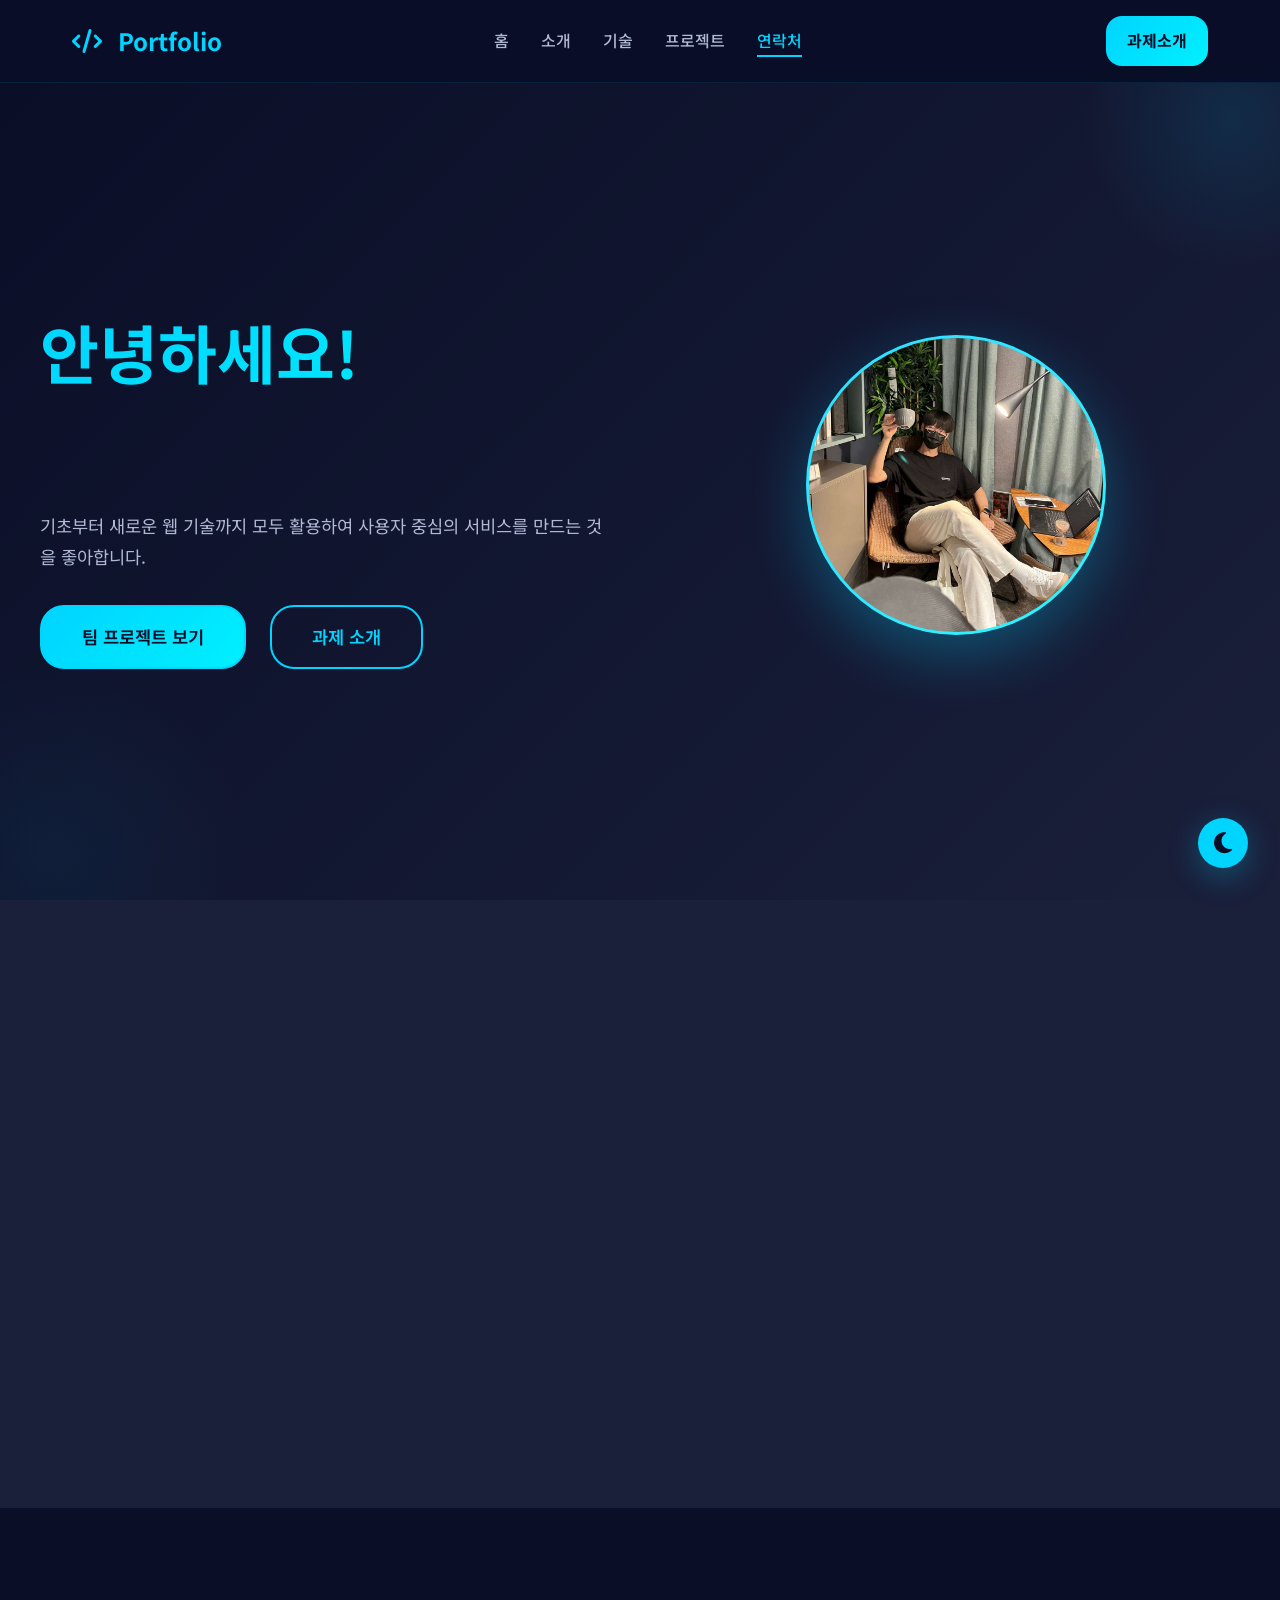
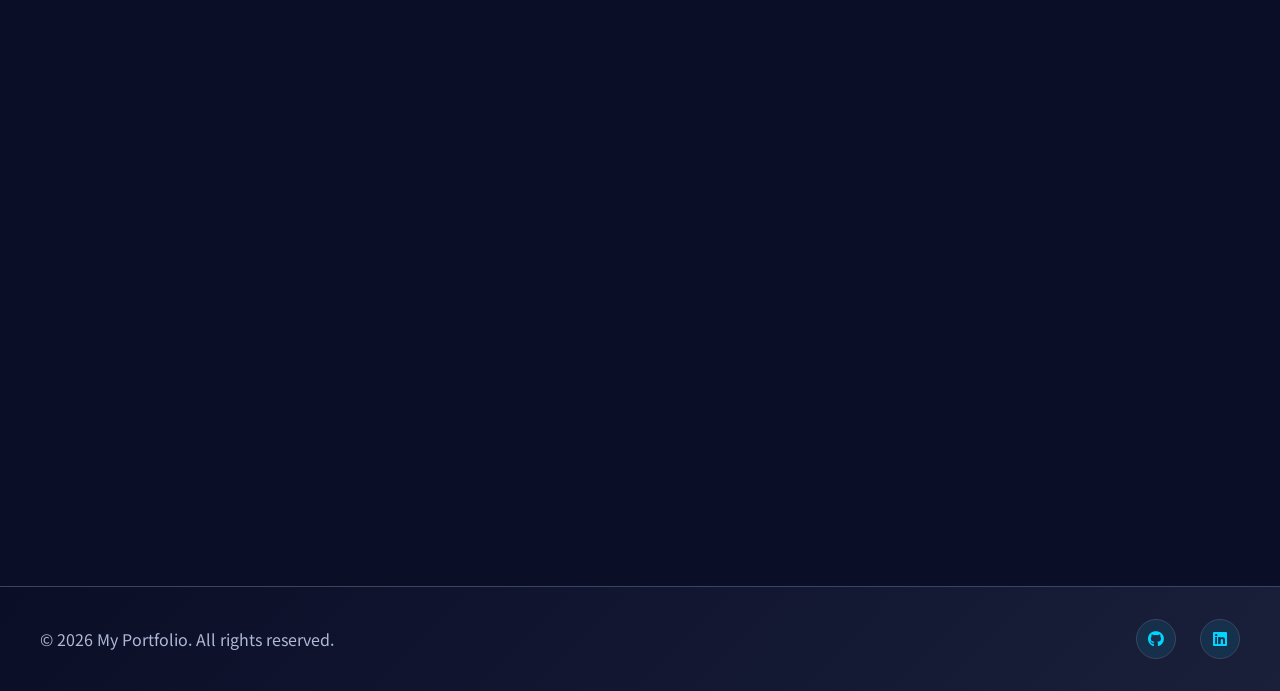
<file: index.html>
<!DOCTYPE html>
<html lang="ko">
<head>
    <meta charset="UTF-8">
    <meta name="viewport" content="width=device-width, initial-scale=1.0">
    <title>포트폴리오 - 개인 자기소개</title>
    
    <!-- Google Fonts -->
    <link href="https://fonts.googleapis.com/css2?family=Noto+Sans+KR:wght@400;500;700&family=Poppins:wght@400;600;700&display=swap" rel="stylesheet">
    
    <!-- Font Awesome -->
    <link rel="stylesheet" href="https://cdnjs.cloudflare.com/ajax/libs/font-awesome/6.4.0/css/all.min.css">
    
    <link rel="stylesheet" href="style.css">
</head>
<body>
    <!-- 다크모드 토글 버튼 -->
    <button class="theme-toggle" id="themeToggle" aria-label="테마 전환">
        <i class="fas fa-moon"></i>
    </button>

    <!-- Header & Navigation -->
    <header class="header">
        <nav class="navbar">
            <div class="nav-container">
                <a href="#home" class="logo">
                    <i class="fas fa-code"></i> Portfolio
                </a>
                <ul class="nav-menu">
                    <li><a href="index.html" class="nav-link">홈</a></li>
                    <li><a href="about.html" class="nav-link">소개</a></li>
                    <li><a href="skills.html" class="nav-link">기술</a></li>
                    <li><a href="projects.html" class="nav-link">프로젝트</a></li>
                    <li><a href="contact.html" class="nav-link">연락처</a></li>
                </ul>
                <a href="assignments.html" class="nav-cta">과제소개</a>
                <div class="hamburger" id="hamburger">
                    <span></span>
                    <span></span>
                    <span></span>
                </div>
            </div>
        </nav>
    </header>

    <!-- Main Content -->
    <main>
        <!-- Hero Section -->
        <section id="home" class="hero">
            <div class="hero-content">
                <div class="hero-text reveal-element reveal-text">
                    <h1 class="hero-title">안녕하세요!</h1>
                    <p class="hero-subtitle"><span id="typing-text"></span><span class="typing-cursor"></span></p>
                    <p class="hero-description">
                        기초부터 새로운 웹 기술까지 모두 활용하여 사용자 중심의 서비스를 만드는 것을 좋아합니다.
                    </p>
                    <div class="hero-buttons">
                        <a href="projects.html" class="btn btn-primary">팀 프로젝트 보기</a>
                        <a href="assignments.html" class="btn btn-secondary">과제 소개</a>
                    </div>
                </div>
                <div class="hero-visual reveal-element reveal-image">
                    <div class="hero-avatar">
                        <img src="img/itsme.jpg" alt="프로필 사진" class="profile-image">
                    </div>
                </div>
            </div>
        </section>

        <!-- About Section -->
        <section id="about" class="about">
            <div class="container">
                <h2 class="section-title reveal-element reveal-text">소개</h2>
                <div class="about-content">
                    <div class="about-text reveal-element reveal-text">
                        <p>
                            현재 웹에 관해 열정적으로 공부중인 정보보호학전공 2학년 대학생입니다. 
                            새로운 기술을 배우고 적용하는 것을 즐기며, 
                            하나를 배우면 열을 알고싶은 주니어입니다.
                        </p>
                        <p>
                            멋쟁이사자처럼 동아리에서 항상 배움의 자세로 성장하고 있으며, 
                            동료들과 함께 문제를 해결하는 것을 좋아합니다.
                        </p>
                    </div>
                    <div class="about-stats">
                        <div class="stat-card reveal-element reveal-card-right">
                            <div class="stat-number">So.</div>
                            <div class="stat-label">중부대학교</div>
                        </div>
                        <div class="stat-card reveal-element reveal-card-right">
                            <div class="stat-number">14기</div>
                            <div class="stat-label">멋쟁이사자처럼</div>
                        </div>
                        <div class="stat-card reveal-element reveal-card-right">
                            <div class="stat-number">4기</div>
                            <div class="stat-label">화이트햇스쿨</div>
                        </div>
                    </div>
                </div>
                <div class="section-cta reveal-element reveal-text">
                    <a href="about.html" class="btn btn-primary">소개 더 알아보기</a>
                </div>
            </div>
        </section>

        <!-- Skills Section -->
        <section id="skills" class="skills">
            <div class="container">
                <h2 class="section-title reveal-element reveal-text">기술 스택</h2>
                <div class="skills-grid">
                    <!-- Frontend 3개 주요 기술 요약 -->
                    <div class="skill-card reveal-element reveal-card-left">
                        <div class="skill-icon">
                            <i class="fab fa-html5"></i>
                        </div>
                        <h3>HTML</h3>
                        <p>시맨틱 마크업</p>
                        <div class="skill-bar">
                            <div class="skill-progress" data-progress="80%"></div>
                        </div>
                    </div>

                    <div class="skill-card reveal-element reveal-card-left">
                        <div class="skill-icon">
                            <i class="fab fa-css3-alt"></i>
                        </div>
                        <h3>CSS</h3>
                        <p>반응형 디자인</p>
                        <div class="skill-bar">
                            <div class="skill-progress" data-progress="65%"></div>
                        </div>
                    </div>

                    <div class="skill-card reveal-element reveal-card-left">
                        <div class="skill-icon">
                            <i class="fab fa-js-square"></i>
                        </div>
                        <h3>JavaScript</h3>
                        <p>동적 기능 구현</p>
                        <div class="skill-bar">
                            <div class="skill-progress" data-progress="30%"></div>
                        </div>
                    </div>
                </div>
                <div class="section-cta reveal-element reveal-text">
                    <a href="skills.html" class="btn btn-primary">기술 스택 더 알아보기</a>
                </div>
            </div>
        </section>

        <!-- Projects Section -->
        <section id="projects" class="projects">
            <div class="container">
                <h2 class="section-title reveal-element reveal-text">팀 프로젝트 & 팀원</h2>
                
                <div class="projects-grid">
                    <div class="project-card reveal-element reveal-card-left">
                        <div class="project-image">
                            <i class="fas fa-network-wired"></i>
                        </div>
                        <div class="project-content">
                            <h3>팀 프로젝트: HTML 포트폴리오</h3>
                            <p>
                                팀원과 함께 만든 개인 포트폴리오 웹사이트입니다.
                                각 팀원은 고유한 역할을 나누어 개발, 디자인, 배포를 수행했습니다.
                            </p>
                            <div class="project-tags">
                                <span class="tag">HTML</span>
                                <span class="tag">CSS</span>
                                <span class="tag">반응형</span>
                            </div>
                            <a href="https://4-html-psi.vercel.app/" target="_blank" rel="noopener noreferrer" class="project-link">배포 사이트 방문</a>
                        </div>
                    </div>

                    <div class="project-card reveal-element reveal-card-right">
                        <div class="project-image">
                            <i class="fas fa-users"></i>
                        </div>
                        <div class="project-content">
                            <h3>팀원 소개</h3>
                            <p>
                                팀원 A: 프론트엔드 개발 및 레이아웃 구성
                                팀원 B: 디자인, UI/UX 개선 및 반응형 최적화
                            </p>
                            <div class="project-tags">
                                <span class="tag">협업</span>
                                <span class="tag">기획</span>
                                <span class="tag">배포</span>
                            </div>
                            <a href="assignments.html" class="project-link">과제 소개 페이지</a>
                        </div>
                    </div>
                </div>
                <div class="section-cta reveal-element reveal-text">
                    <a href="projects.html" class="btn btn-primary">프로젝트 더 알아보기</a>
                </div>
            </div>
        </section>

        <!-- Contact Section -->
        <section id="contact" class="contact">
            <div class="container">
                <h2 class="section-title reveal-element reveal-text">연락처</h2>
                <div class="contact-content">
                    <p class="contact-intro reveal-element reveal-text">
                        궁금하신 점이 있으신가요?<br>
                        아래 방법으로 저에게 연락해주세요!
                    </p>
                    <div class="contact-methods">
                        <a href="mailto:arthur0229@naver.com" class="contact-card reveal-element reveal-card-left">
                            <i class="fas fa-envelope"></i>
                            <h3>이메일</h3>
                            <p>arthur0229@naver.com</p>
                        </a>
                        <a href="https://github.com/hamzgi" target="_blank" rel="noopener noreferrer" class="contact-card reveal-element reveal-card-left">
                            <i class="fab fa-github"></i>
                            <h3>GitHub</h3>
                            <p>github.com/hamzgi</p>
                        </a>
                        <a href="https://hamzgi.tistory.com/" target="_blank" rel="noopener noreferrer" class="contact-card reveal-element reveal-card-right">
                            <i class="fas fa-globe"></i>
                            <h3>블로그</h3>
                            <p>https://hamzgi.tistory.com/</p>
                        </a>
                        <a href="tel:+82-10-1234-5678" class="contact-card reveal-element reveal-card-right">
                            <i class="fas fa-phone"></i>
                            <h3>전화</h3>
                            <p>+82-10-1234-5678</p>
                        </a>
                    </div>

                    <div style="text-align: center; margin-top: var(--spacing-xl); padding-top: var(--spacing-lg); border-top: 1px solid var(--border-color);" class="reveal-element reveal-text">
                        <p style="color: var(--text-secondary); margin-bottom: var(--spacing-sm);">
                            저의 포트폴리오를 방문해주셔서 감사합니다. 방명록에 따뜻한 한마디를 남겨주세요!
                        </p>
                    </div>
                </div>
                <div class="section-cta reveal-element reveal-text">
                    <a href="contact.html" class="btn btn-primary">연락처 & 방명록 작성하러 가기</a>
                </div>
            </div>
        </section>
    </main>

    <!-- Footer -->
    <footer class="footer">
        <div class="footer-content">
            <p>&copy; 2026 My Portfolio. All rights reserved.</p>
            <div class="social-links">
                <a href="https://github.com" target="_blank" rel="noopener noreferrer" aria-label="GitHub">
                    <i class="fab fa-github"></i>
                </a>
                <a href="https://www.linkedin.com/in/%ED%98%95%EC%A7%84-%EB%B0%95-b14102368/" target="_blank" rel="noopener noreferrer" aria-label="LinkedIn">
                    <i class="fab fa-linkedin"></i>
                </a>
            </div>
        </div>
    </footer>

    <!-- 맨 위로 가기 버튼 -->
    <button id="backToTop" class="back-to-top" aria-label="맨 위로">
        <i class="fas fa-arrow-up"></i>
    </button>

    <script src="script.js"></script>
</body>
</html>
</file>
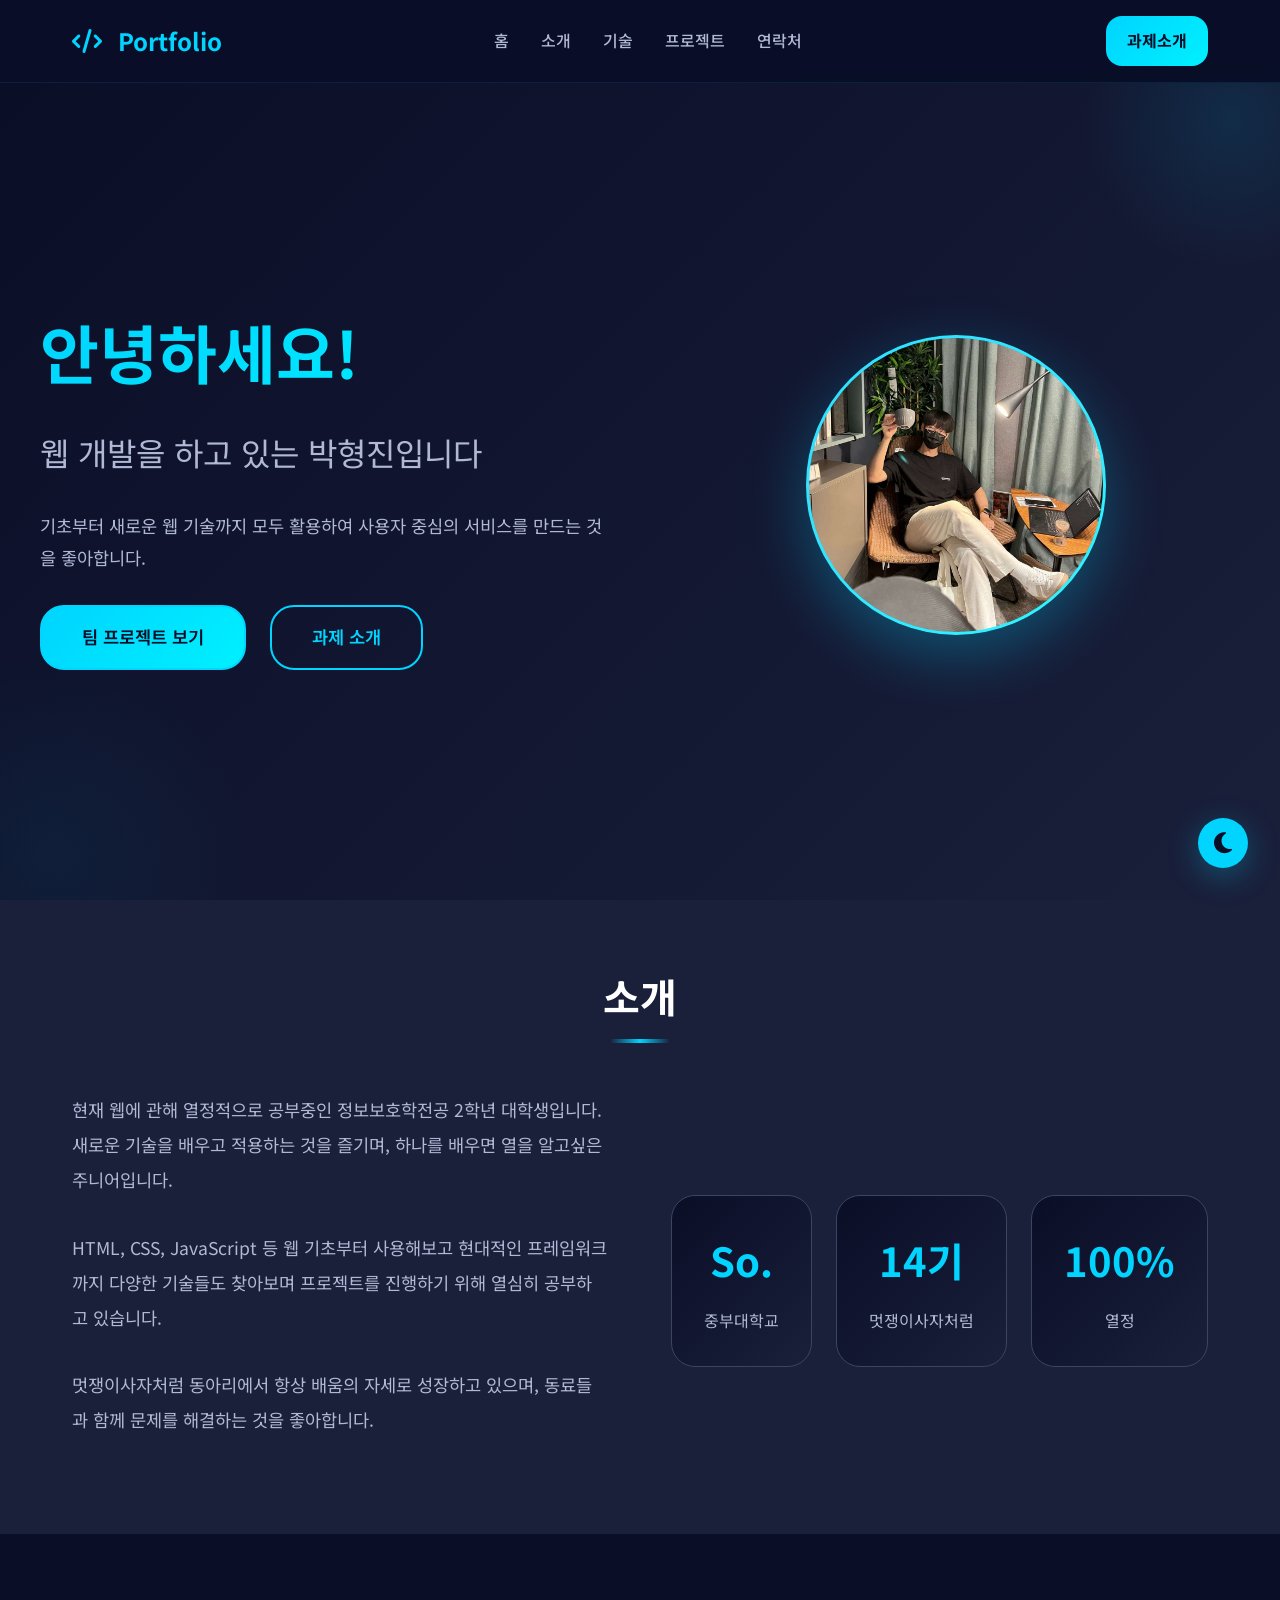
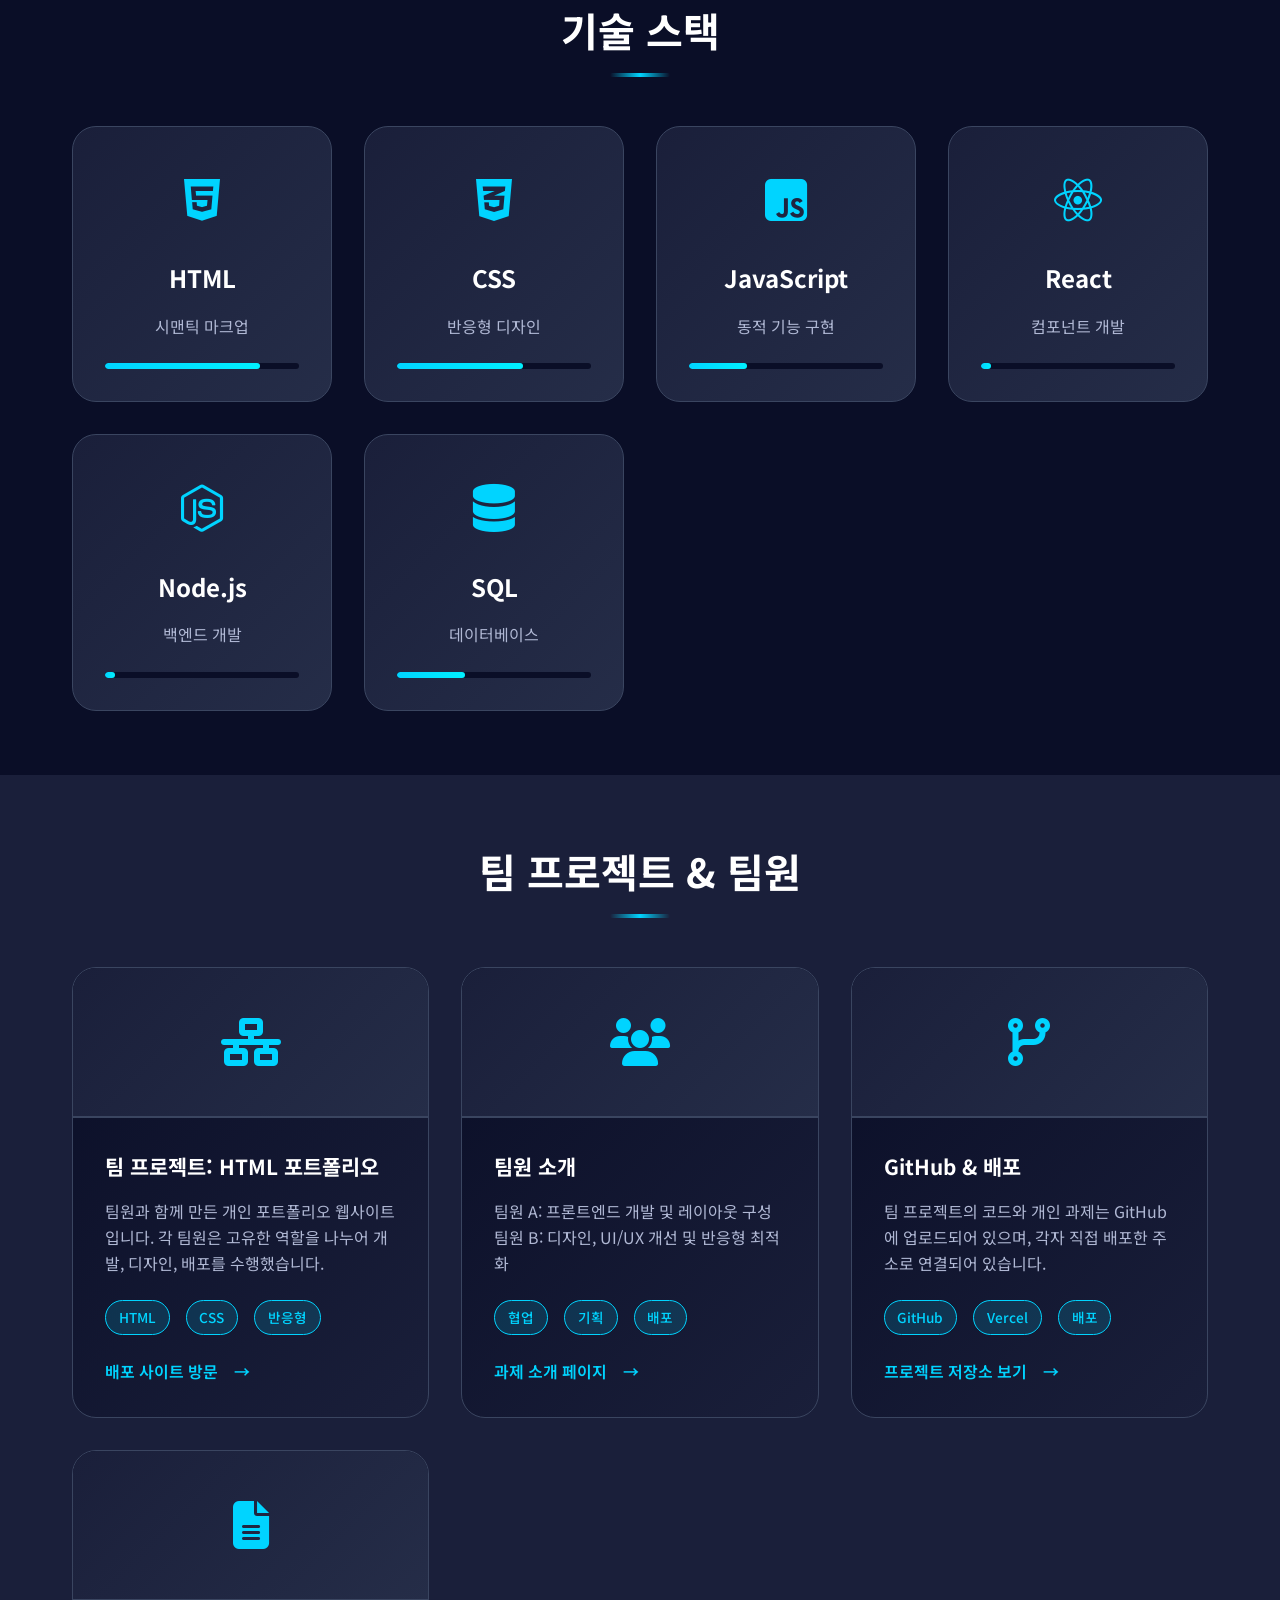
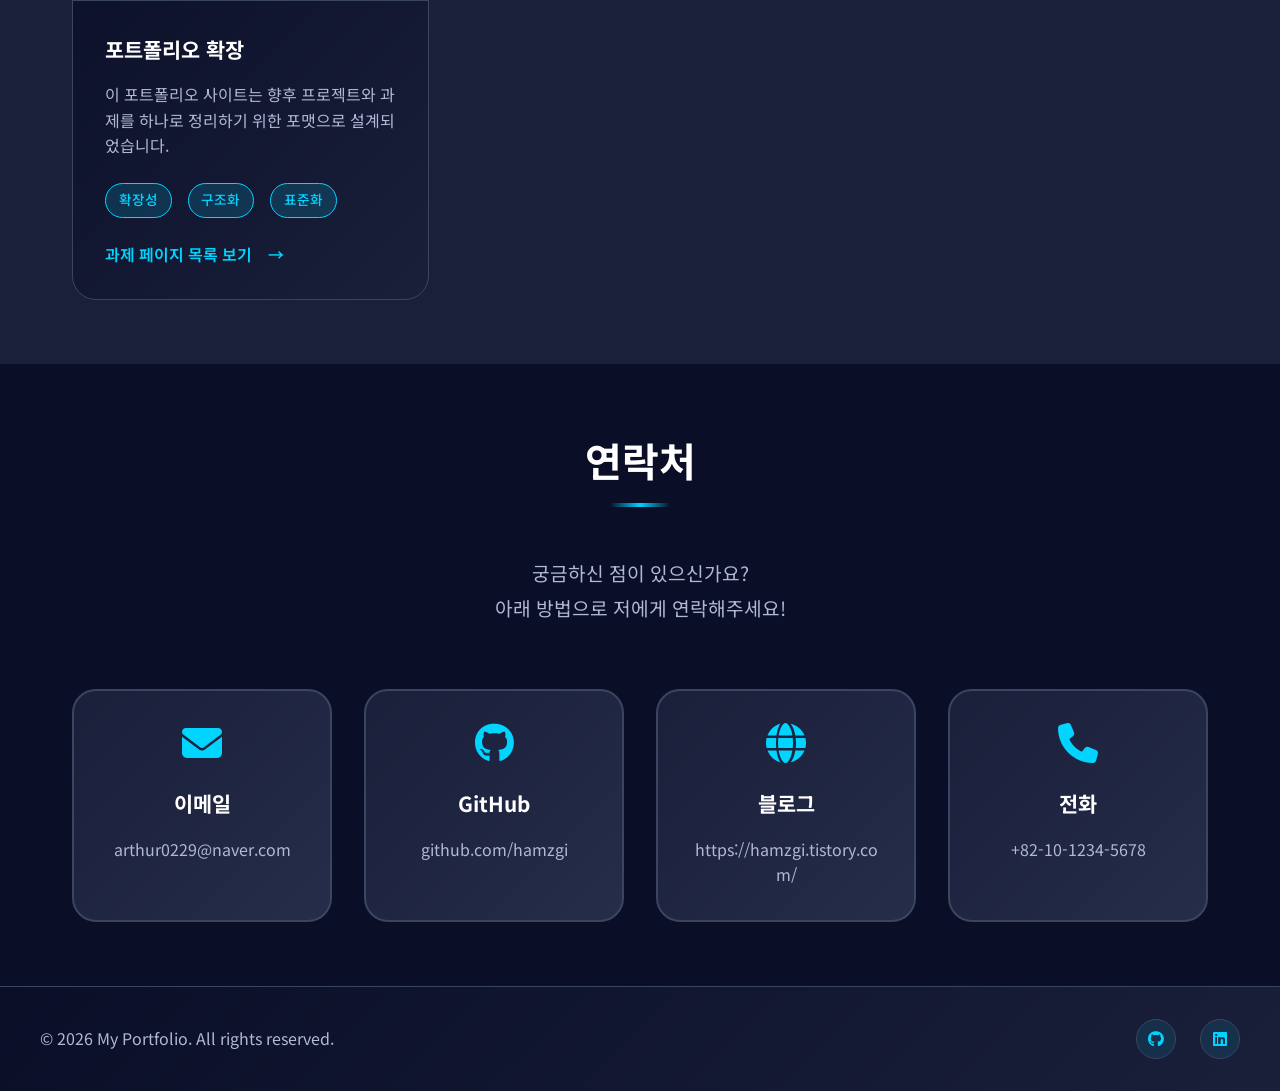
<file: old/index.html>
<!DOCTYPE html>
<html lang="ko">
<head>
    <meta charset="UTF-8">
    <meta name="viewport" content="width=device-width, initial-scale=1.0">
    <title>포트폴리오 - 개인 자기소개</title>
    
    <!-- Google Fonts -->
    <link href="https://fonts.googleapis.com/css2?family=Noto+Sans+KR:wght@400;500;700&family=Poppins:wght@400;600;700&display=swap" rel="stylesheet">
    
    <!-- Font Awesome -->
    <link rel="stylesheet" href="https://cdnjs.cloudflare.com/ajax/libs/font-awesome/6.4.0/css/all.min.css">
    
    <link rel="stylesheet" href="style.css">
</head>
<body>
    <!-- 다크모드 토글 버튼 -->
    <button class="theme-toggle" id="themeToggle" aria-label="테마 전환">
        <i class="fas fa-moon"></i>
    </button>

    <!-- Header & Navigation -->
    <header class="header">
        <nav class="navbar">
            <div class="nav-container">
                <a href="#home" class="logo">
                    <i class="fas fa-code"></i> Portfolio
                </a>
                <ul class="nav-menu">
                    <li><a href="#home" class="nav-link">홈</a></li>
                    <li><a href="#about" class="nav-link">소개</a></li>
                    <li><a href="#skills" class="nav-link">기술</a></li>
                    <li><a href="#projects" class="nav-link">프로젝트</a></li>
                    <li><a href="#contact" class="nav-link">연락처</a></li>
                </ul>
                <a href="assignments.html" class="nav-cta">과제소개</a>
                <div class="hamburger" id="hamburger">
                    <span></span>
                    <span></span>
                    <span></span>
                </div>
            </div>
        </nav>
    </header>

    <!-- Main Content -->
    <main>
        <!-- Hero Section -->
        <section id="home" class="hero">
            <div class="hero-content">
                <div class="hero-text">
                    <h1 class="hero-title">안녕하세요!</h1>
                    <p class="hero-subtitle">웹 개발을 하고 있는 박형진입니다</p>
                    <p class="hero-description">
                        기초부터 새로운 웹 기술까지 모두 활용하여 사용자 중심의 서비스를 만드는 것을 좋아합니다.
                    </p>
                    <div class="hero-buttons">
                        <a href="#projects" class="btn btn-primary">팀 프로젝트 보기</a>
                        <a href="assignments.html" class="btn btn-secondary">과제 소개</a>
                    </div>
                </div>
                <div class="hero-visual">
                    <div class="hero-avatar">
                        <img src="img/itsme.jpg" alt="프로필 사진" class="profile-image">
                    </div>
                </div>
            </div>
        </section>

        <!-- About Section -->
        <section id="about" class="about">
            <div class="container">
                <h2 class="section-title">소개</h2>
                <div class="about-content">
                    <div class="about-text">
                        <p>
                            현재 웹에 관해 열정적으로 공부중인 정보보호학전공 2학년 대학생입니다. 
                            새로운 기술을 배우고 적용하는 것을 즐기며, 
                            하나를 배우면 열을 알고싶은 주니어입니다.
                        </p>
                        <p>
                            HTML, CSS, JavaScript 등 웹 기초부터 사용해보고
                            현대적인 프레임워크까지 다양한 기술들도 찾아보며 
                            프로젝트를 진행하기 위해 열심히 공부하고 있습니다.
                        </p>
                        <p>
                            멋쟁이사자처럼 동아리에서 항상 배움의 자세로 성장하고 있으며, 
                            동료들과 함께 문제를 해결하는 것을 좋아합니다.
                        </p>
                    </div>
                    <div class="about-stats">
                        <div class="stat-card">
                            <div class="stat-number">So.</div>
                            <div class="stat-label">중부대학교</div>
                        </div>
                        <div class="stat-card">
                            <div class="stat-number">14기</div>
                            <div class="stat-label">멋쟁이사자처럼</div>
                        </div>
                        <div class="stat-card">
                            <div class="stat-number">100%</div>
                            <div class="stat-label">열정</div>
                        </div>
                    </div>
                </div>
            </div>
        </section>

        <!-- Skills Section -->
        <section id="skills" class="skills">
            <div class="container">
                <h2 class="section-title">기술 스택</h2>
                <div class="skills-grid">
                    <!-- Frontend -->
                    <div class="skill-card">
                        <div class="skill-icon">
                            <i class="fab fa-html5"></i>
                        </div>
                        <h3>HTML</h3>
                        <p>시맨틱 마크업</p>
                        <div class="skill-bar">
                            <div class="skill-progress" style="--progress: 80%"></div>
                        </div>
                    </div>

                    <div class="skill-card">
                        <div class="skill-icon">
                            <i class="fab fa-css3-alt"></i>
                        </div>
                        <h3>CSS</h3>
                        <p>반응형 디자인</p>
                        <div class="skill-bar">
                            <div class="skill-progress" style="--progress: 65%"></div>
                        </div>
                    </div>

                    <div class="skill-card">
                        <div class="skill-icon">
                            <i class="fab fa-js-square"></i>
                        </div>
                        <h3>JavaScript</h3>
                        <p>동적 기능 구현</p>
                        <div class="skill-bar">
                            <div class="skill-progress" style="--progress: 30%"></div>
                        </div>
                    </div>

                    <div class="skill-card">
                        <div class="skill-icon">
                            <i class="fab fa-react"></i>
                        </div>
                        <h3>React</h3>
                        <p>컴포넌트 개발</p>
                        <div class="skill-bar">
                            <div class="skill-progress" style="--progress: 5%"></div>
                        </div>
                    </div>

                    <div class="skill-card">
                        <div class="skill-icon">
                            <i class="fab fa-node-js"></i>
                        </div>
                        <h3>Node.js</h3>
                        <p>백엔드 개발</p>
                        <div class="skill-bar">
                            <div class="skill-progress" style="--progress: 5%"></div>
                        </div>
                    </div>

                    <div class="skill-card">
                        <div class="skill-icon">
                            <i class="fas fa-database"></i>
                        </div>
                        <h3>SQL</h3>
                        <p>데이터베이스</p>
                        <div class="skill-bar">
                            <div class="skill-progress" style="--progress: 35%"></div>
                        </div>
                    </div>
                </div>
            </div>
        </section>

        <!-- Projects Section -->
        <section id="projects" class="projects">
            <div class="container">
                <h2 class="section-title">팀 프로젝트 & 팀원</h2>
                <div class="projects-grid">
                    <div class="project-card">
                        <div class="project-image">
                            <i class="fas fa-network-wired"></i>
                        </div>
                        <div class="project-content">
                            <h3>팀 프로젝트: HTML 포트폴리오</h3>
                            <p>
                                팀원과 함께 만든 개인 포트폴리오 웹사이트입니다.
                                각 팀원은 고유한 역할을 나누어 개발, 디자인, 배포를 수행했습니다.
                            </p>
                            <div class="project-tags">
                                <span class="tag">HTML</span>
                                <span class="tag">CSS</span>
                                <span class="tag">반응형</span>
                            </div>
                            <a href="https://4-html-psi.vercel.app/" target="_blank" rel="noopener noreferrer" class="project-link">배포 사이트 방문</a>
                        </div>
                    </div>

                    <div class="project-card">
                        <div class="project-image">
                            <i class="fas fa-users"></i>
                        </div>
                        <div class="project-content">
                            <h3>팀원 소개</h3>
                            <p>
                                팀원 A: 프론트엔드 개발 및 레이아웃 구성
                                팀원 B: 디자인, UI/UX 개선 및 반응형 최적화
                            </p>
                            <div class="project-tags">
                                <span class="tag">협업</span>
                                <span class="tag">기획</span>
                                <span class="tag">배포</span>
                            </div>
                            <a href="assignments.html" class="project-link">과제 소개 페이지</a>
                        </div>
                    </div>

                    <div class="project-card">
                        <div class="project-image">
                            <i class="fas fa-code-branch"></i>
                        </div>
                        <div class="project-content">
                            <h3>GitHub & 배포</h3>
                            <p>
                                팀 프로젝트의 코드와 개인 과제는 GitHub에 업로드되어 있으며,
                                각자 직접 배포한 주소로 연결되어 있습니다.
                            </p>
                            <div class="project-tags">
                                <span class="tag">GitHub</span>
                                <span class="tag">Vercel</span>
                                <span class="tag">배포</span>
                            </div>
                            <a href="https://github.com/hamzgi/-4.-HTML-" target="_blank" rel="noopener noreferrer" class="project-link">프로젝트 저장소 보기</a>
                        </div>
                    </div>

                    <div class="project-card">
                        <div class="project-image">
                            <i class="fas fa-file-alt"></i>
                        </div>
                        <div class="project-content">
                            <h3>포트폴리오 확장</h3>
                            <p>
                                이 포트폴리오 사이트는 향후 프로젝트와 과제를
                                하나로 정리하기 위한 포맷으로 설계되었습니다.
                            </p>
                            <div class="project-tags">
                                <span class="tag">확장성</span>
                                <span class="tag">구조화</span>
                                <span class="tag">표준화</span>
                            </div>
                            <a href="assignments.html" class="project-link">과제 페이지 목록 보기</a>
                        </div>
                    </div>
                </div>
            </div>
        </section>

        <!-- Contact Section -->
        <section id="contact" class="contact">
            <div class="container">
                <h2 class="section-title">연락처</h2>
                <div class="contact-content">
                    <p class="contact-intro">
                        궁금하신 점이 있으신가요?<br>
                        아래 방법으로 저에게 연락해주세요!
                    </p>
                    <div class="contact-methods">
                        <a href="mailto:arthur0229@naver.com" class="contact-card">
                            <i class="fas fa-envelope"></i>
                            <h3>이메일</h3>
                            <p>arthur0229@naver.com</p>
                        </a>
                        <a href="https://github.com/hamzgi" target="_blank" rel="noopener noreferrer" class="contact-card">
                            <i class="fab fa-github"></i>
                            <h3>GitHub</h3>
                            <p>github.com/hamzgi</p>
                        </a>
                        <a href="https://hamzgi.tistory.com/" target="_blank" rel="noopener noreferrer" class="contact-card">
                            <i class="fas fa-globe"></i>
                            <h3>블로그</h3>
                            <p>https://hamzgi.tistory.com/</p>
                        </a>
                        <a href="tel:+82-10-1234-5678" class="contact-card">
                            <i class="fas fa-phone"></i>
                            <h3>전화</h3>
                            <p>+82-10-1234-5678</p>
                        </a>
                    </div>
                </div>
            </div>
        </section>
    </main>

    <!-- Footer -->
    <footer class="footer">
        <div class="footer-content">
            <p>&copy; 2026 My Portfolio. All rights reserved.</p>
            <div class="social-links">
                <a href="https://github.com" target="_blank" rel="noopener noreferrer" aria-label="GitHub">
                    <i class="fab fa-github"></i>
                </a>
                <a href="https://www.linkedin.com/in/%ED%98%95%EC%A7%84-%EB%B0%95-b14102368/" target="_blank" rel="noopener noreferrer" aria-label="LinkedIn">
                    <i class="fab fa-linkedin"></i>
                </a>
            </div>
        </div>
    </footer>

    <script src="script.js"></script>
</body>
</html>
</file>
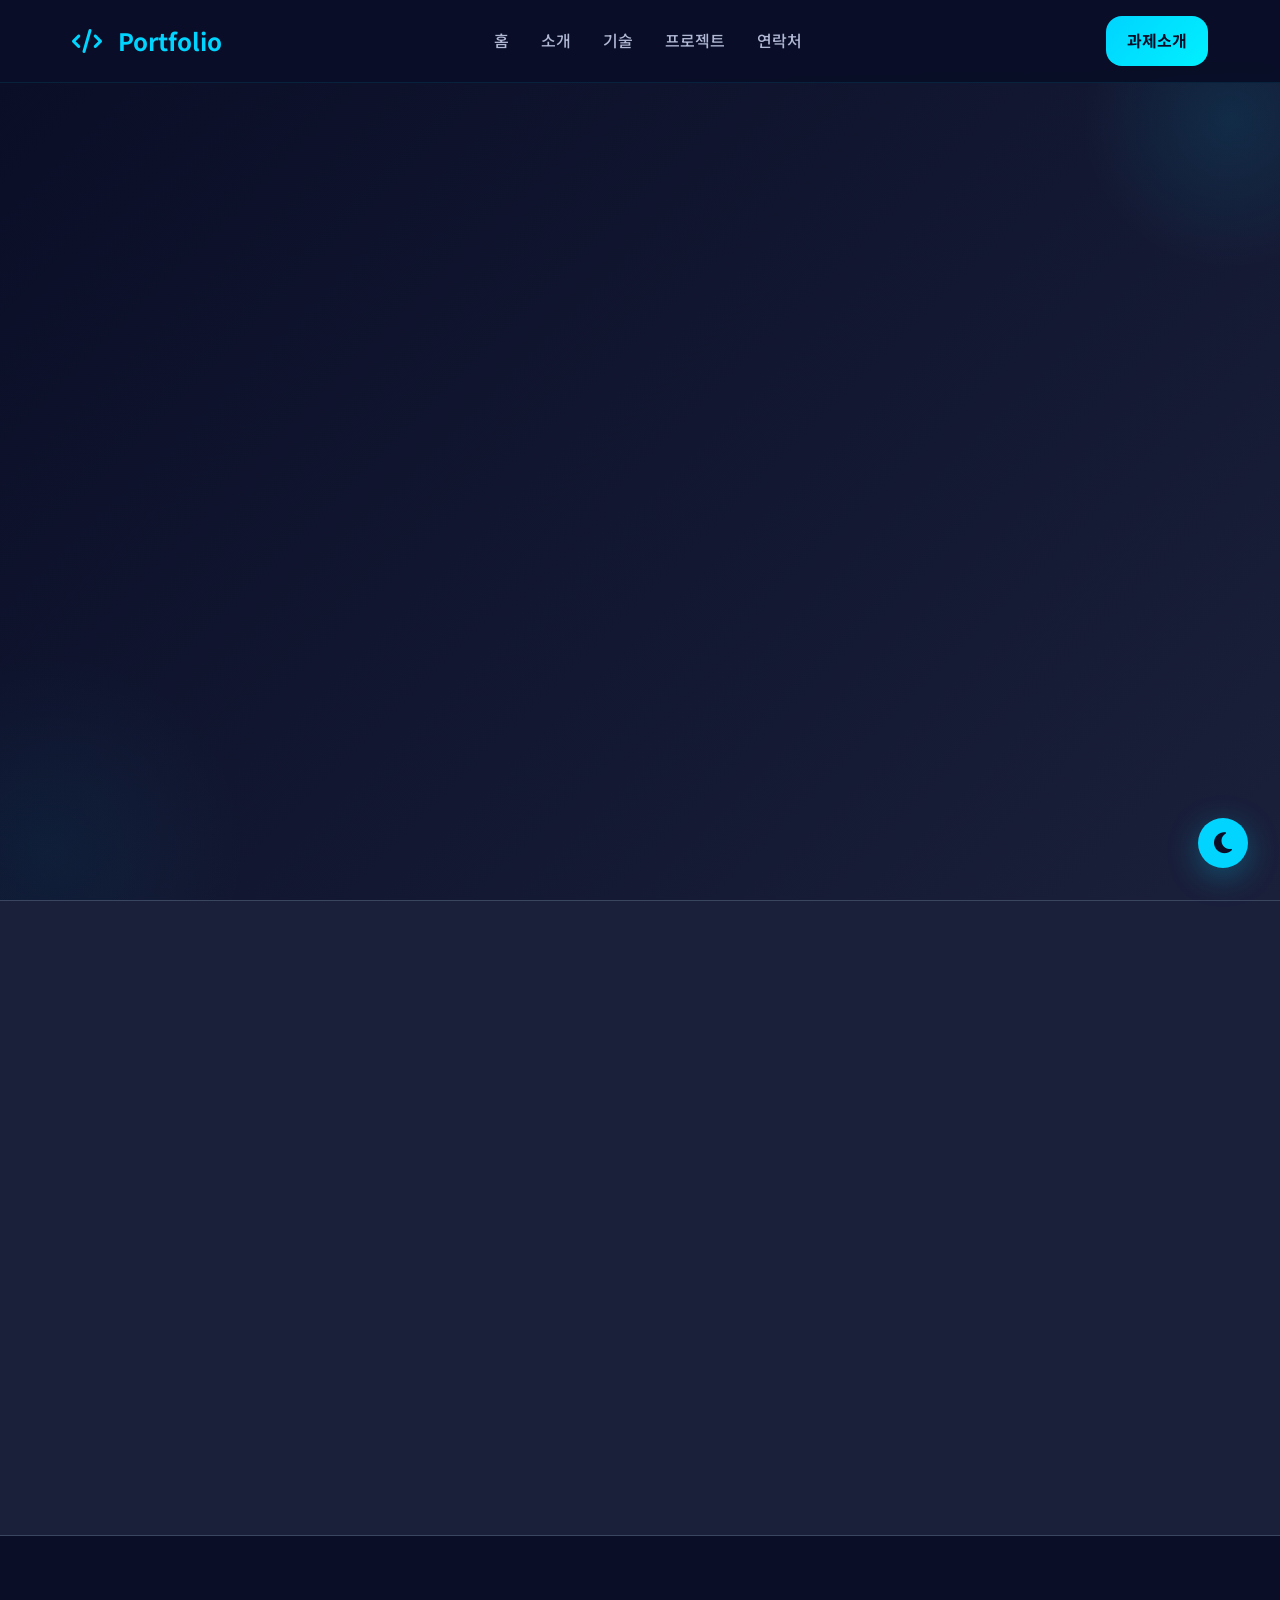
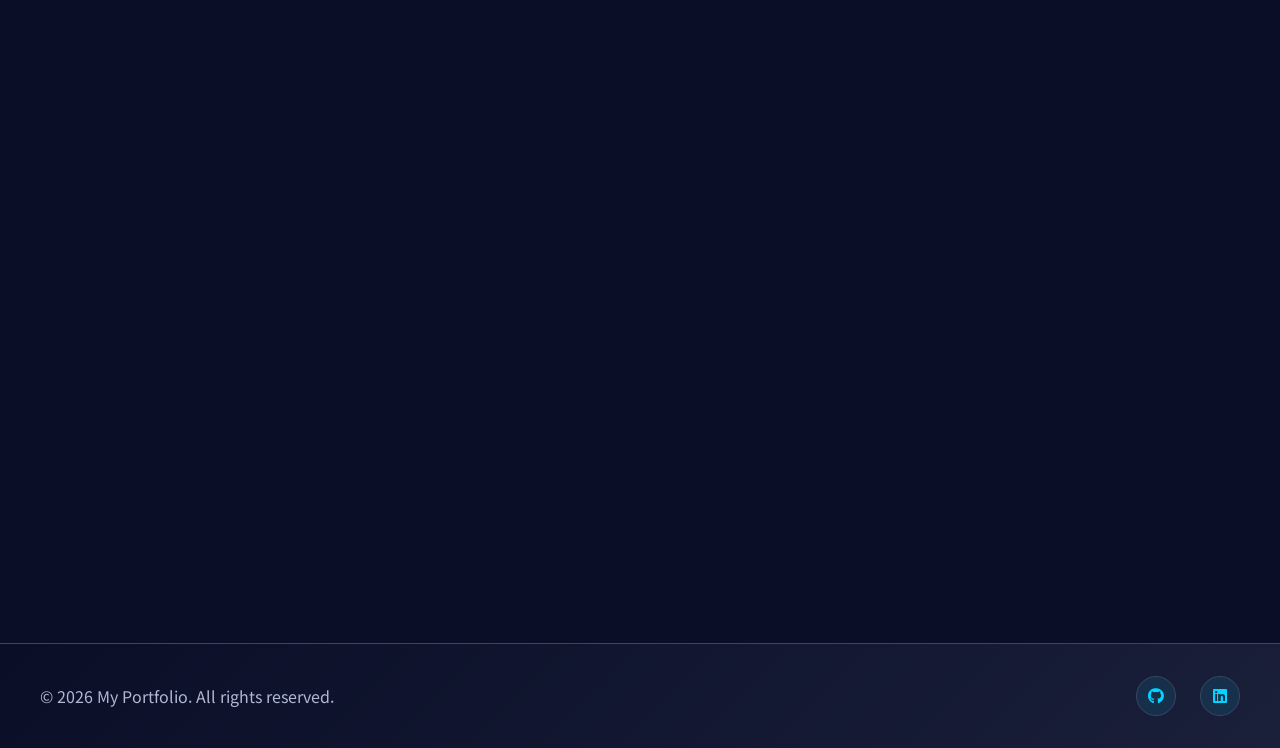
<file: about.html>
<!DOCTYPE html>
<html lang="ko">

<head>
    <meta charset="UTF-8">
    <meta name="viewport" content="width=device-width, initial-scale=1.0">
    <title>소개 - 포트폴리오</title>
    <link
        href="https://fonts.googleapis.com/css2?family=Noto+Sans+KR:wght@400;500;700&family=Poppins:wght@400;600;700&display=swap"
        rel="stylesheet">
    <link rel="stylesheet" href="https://cdnjs.cloudflare.com/ajax/libs/font-awesome/6.4.0/css/all.min.css">
    <link rel="stylesheet" href="style.css">
</head>

<body>
    <button class="theme-toggle" id="themeToggle" aria-label="테마 전환">
        <i class="fas fa-moon"></i>
    </button>

    <header class="header">
        <nav class="navbar">
            <div class="nav-container">
                <a href="index.html" class="logo">
                    <i class="fas fa-code"></i> Portfolio
                </a>
                <ul class="nav-menu">
                    <li><a href="index.html" class="nav-link">홈</a></li>
                    <li><a href="about.html" class="nav-link">소개</a></li>
                    <li><a href="skills.html" class="nav-link">기술</a></li>
                    <li><a href="projects.html" class="nav-link">프로젝트</a></li>
                    <li><a href="contact.html" class="nav-link">연락처</a></li>
                </ul>
                <a href="assignments.html" class="nav-cta">과제소개</a>
                <div class="hamburger" id="hamburger">
                    <span></span>
                    <span></span>
                    <span></span>
                </div>
            </div>
        </nav>
    </header>

    <main>
        <section class="hero">
            <div class="hero-content">
                <div class="hero-text reveal-element reveal-text">
                    <h1 class="hero-title">소개</h1>
                    <p class="hero-subtitle">저에 대해 더 자세히 알려드립니다.</p>
                    <p class="hero-description">정보보호학전공 2학년으로 웹 개발을 공부하고 있습니다. 협업과 문제 해결을 좋아하며, 새로운 기술을 배우는 것을 즐깁니다.</p>
                    <div class="hero-buttons">
                        <a href="index.html" class="btn btn-secondary">메인으로 돌아가기</a>
                        <a href="assignments.html" class="btn btn-primary">과제 소개 보기</a>
                    </div>
                </div>
                <div class="hero-visual reveal-element reveal-image">
                    <div class="hero-avatar">
                        <img src="img/itsme.jpg" alt="프로필 사진" class="profile-image">
                    </div>
                </div>
            </div>
        </section>

        <section class="about" style="background-color: var(--bg-secondary); border-top: 1px solid var(--border-color);">
            <div class="container">
                <h2 class="section-title reveal-element reveal-text">자기소개</h2>
                <div class="about-content">
                    <div class="about-text reveal-element reveal-text">
                        <p>
                            현재 웹에 관해 열정적으로 공부중인 정보보호학전공 2학년 대학생입니다.
                            새로운 기술을 배우고 적용하는 것을 즐기며,
                            하나를 배우면 열을 알고 싶은 주니어입니다.
                        </p>
                        <p>
                            HTML, CSS, JavaScript 등 웹 기초부터 사용해보고
                            현대적인 프레임워크까지 다양한 기술들도 찾아보며
                            프로젝트를 진행하기 위해 열심히 공부하고 있습니다.
                        </p>
                        <p>
                            멋쟁이사자처럼 동아리에서 항상 배움의 자세로 성장하고 있으며,
                            동료들과 함께 문제를 해결하는 것을 좋아합니다.
                        </p>
                    </div>
                    <div class="about-stats">
                        <div class="stat-card reveal-element reveal-card-right">
                            <div class="stat-number">So.</div>
                            <div class="stat-label">중부대학교</div>
                        </div>
                        <div class="stat-card reveal-element reveal-card-right">
                            <div class="stat-number">14기</div>
                            <div class="stat-label">멋쟁이사자처럼</div>
                        </div>
                        <div class="stat-card reveal-element reveal-card-right">
                            <div class="stat-number">4기</div>
                            <div class="stat-label">화이트햇스쿨</div>
                        </div>
                    </div>
                </div>
            </div>
        </section>

        <!-- Activities Section -->
        <section class="activities" style="padding: var(--spacing-xxl) 0; border-top: 1px solid var(--border-color);">
            <div class="container">
                <h2 class="section-title reveal-element reveal-text">교육 및 대외활동</h2>
                
                <div class="projects-grid">
                    <!-- 멋쟁이사자처럼 대학 -->
                    <div class="project-card reveal-element reveal-card-left">
                        <div class="project-image" style="background: linear-gradient(135deg, #ff7e5f, #feb47b); padding: var(--spacing-md); display: flex; align-items: center; justify-content: center;">
                            <img src="img/likelion.png" alt="멋쟁이사자처럼 대학 로고" style="max-width: 80%; max-height: 80%; object-fit: contain;">
                        </div>
                        <div class="project-content">
                            <h3>멋쟁이사자처럼 대학</h3>
                            <p style="margin-bottom: var(--spacing-md); line-height: 1.8;">
                                대학생 중심의 전국 IT/창업 동아리로, 웹 개발 기초부터 서비스 출시까지의 실무 역량을 기르는 연합 동아리입니다. 
                                현재 중부대학교 멋쟁이사자처럼 14기 아기사자로 활동하며 다양한 연합 해커톤 및 웹 서비스 프로젝트에 도전하고 있습니다.
                            </p>
                            <a href="https://likelion.university/" target="_blank" rel="noopener noreferrer" class="btn btn-primary" style="align-self: flex-start; margin-top: auto; padding: 0.6rem 1.5rem; font-size: 0.95rem;">멋사대학 바로가기</a>
                        </div>
                    </div>

                    <!-- 화이트햇스쿨 -->
                    <div class="project-card reveal-element reveal-card-right">
                        <div class="project-image" style="background: linear-gradient(135deg, #1e3c72, #2a5298); padding: var(--spacing-md); display: flex; align-items: center; justify-content: center;">
                            <img src="img/whitehat_bi.png" alt="화이트햇스쿨 로고" style="max-width: 80%; max-height: 80%; object-fit: contain;">
                        </div>
                        <div class="project-content">
                            <h3>화이트햇스쿨 (White Hat School)</h3>
                            <p style="margin-bottom: var(--spacing-md); line-height: 1.8;">
                                과학기술정보통신부와 한국정보기술연구원(KITRI)에서 주관하는 대한민국 청년 정보보안 인재 양성 프로그램입니다. 
                                화이트햇스쿨 4기로 선정되어 웹 해킹, 리버스 엔지니어링 등 보안 실무 지식 학습과 팀 프로젝트를 수행하고 있습니다.
                            </p>
                            <a href="https://whsedu.kr/home/kor/main.do" target="_blank" rel="noopener noreferrer" class="btn btn-primary" style="align-self: flex-start; margin-top: auto; padding: 0.6rem 1.5rem; font-size: 0.95rem;">화이트햇스쿨 바로가기</a>
                        </div>
                    </div>
                </div>
            </div>
        </section>
    </main>

    <footer class="footer">
        <div class="footer-content">
            <p>&copy; 2026 My Portfolio. All rights reserved.</p>
            <div class="social-links">
                <a href="https://github.com/hamzgi" target="_blank" rel="noopener noreferrer" aria-label="GitHub">
                    <i class="fab fa-github"></i>
                </a>
                <a href="https://www.linkedin.com/in/%ED%98%95%EC%A7%84-%EB%B0%95-b14102368/" target="_blank"
                    rel="noopener noreferrer" aria-label="LinkedIn">
                    <i class="fab fa-linkedin"></i>
                </a>
            </div>
        </div>
    </footer>

    <!-- 맨 위로 가기 버튼 -->
    <button id="backToTop" class="back-to-top" aria-label="맨 위로">
        <i class="fas fa-arrow-up"></i>
    </button>

    <script src="script.js"></script>
</body>
</html>
</file>
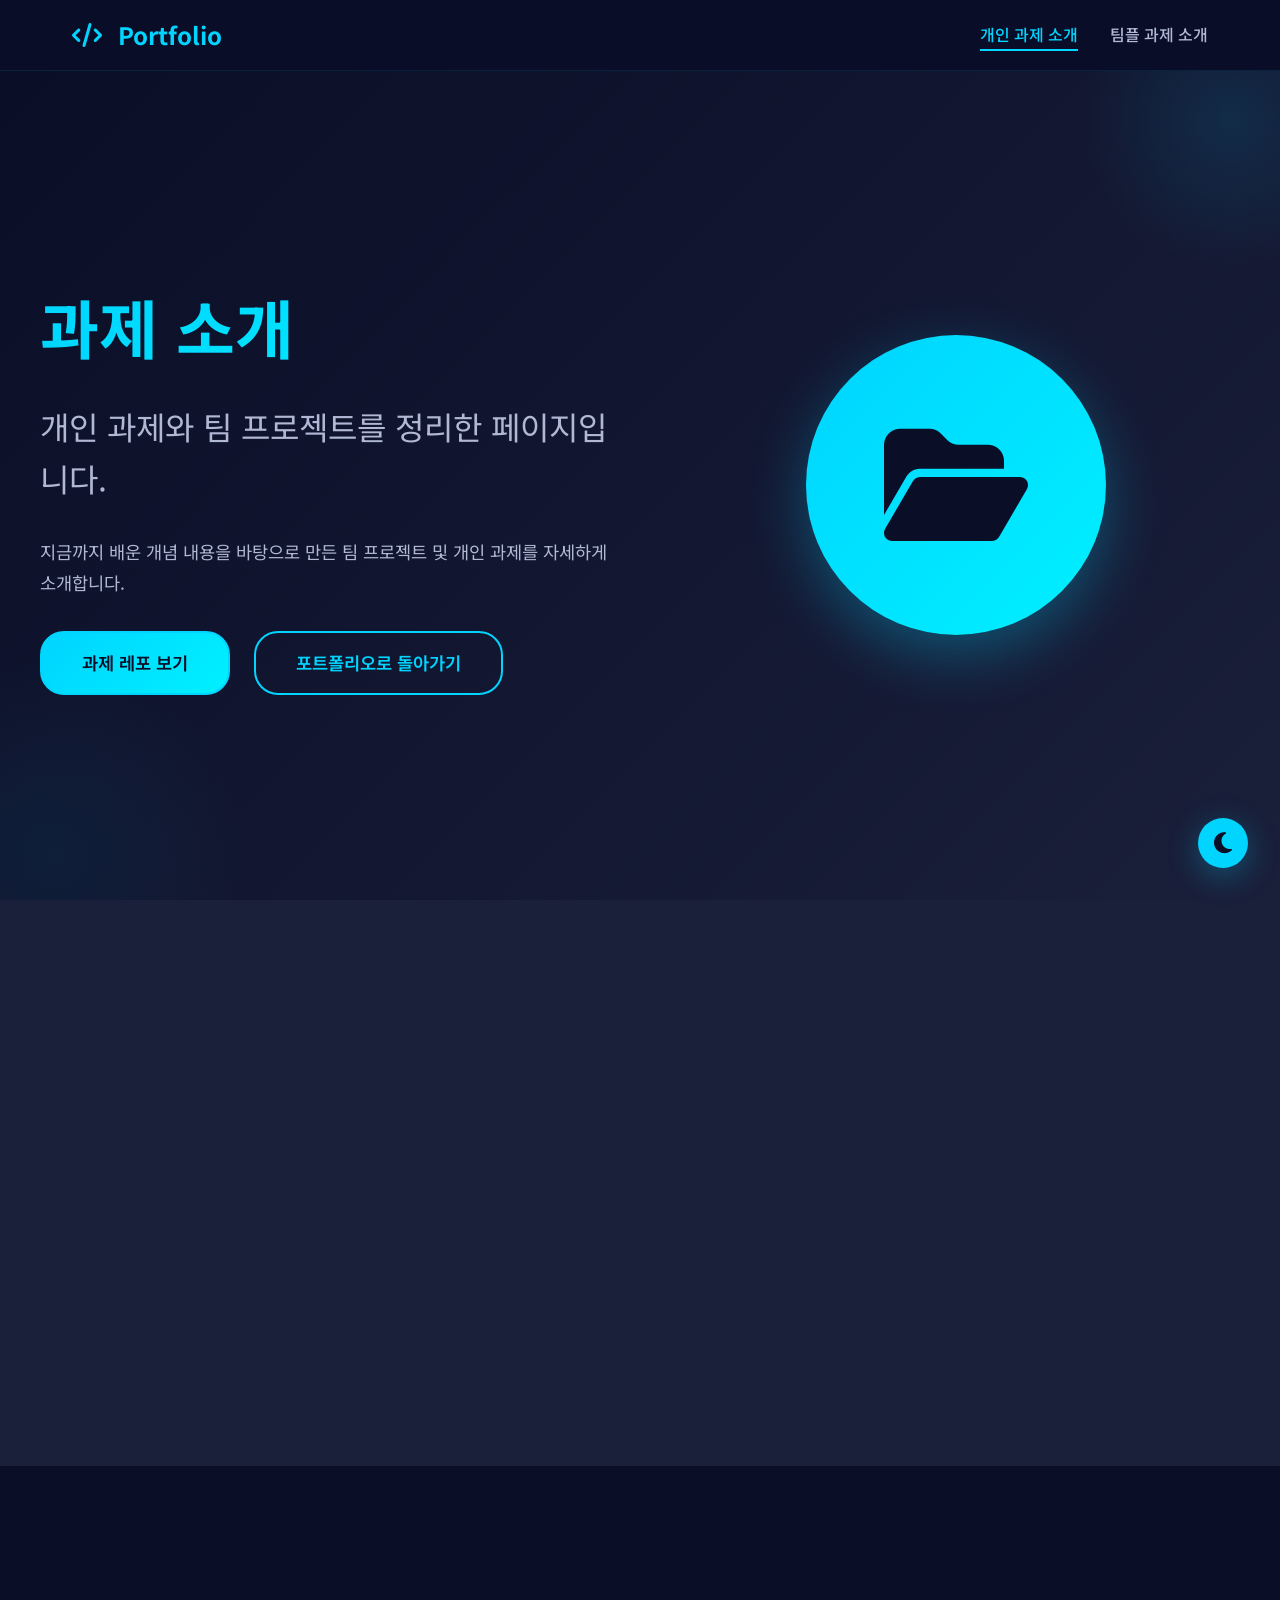
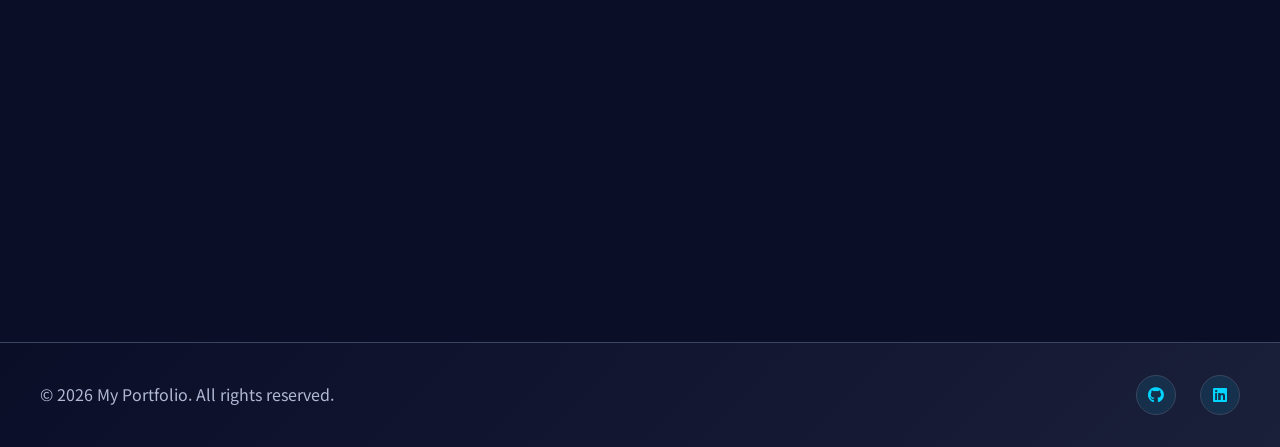
<file: assignments.html>
<!DOCTYPE html>
<html lang="ko">
<head>
    <meta charset="UTF-8">
    <meta name="viewport" content="width=device-width, initial-scale=1.0">
    <title>과제 소개 - 포트폴리오</title>

    <!-- Google Fonts -->
    <link href="https://fonts.googleapis.com/css2?family=Noto+Sans+KR:wght@400;500;700&family=Poppins:wght@400;600;700&display=swap" rel="stylesheet">
    
    <!-- Font Awesome -->
    <link rel="stylesheet" href="https://cdnjs.cloudflare.com/ajax/libs/font-awesome/6.4.0/css/all.min.css">
    
    <link rel="stylesheet" href="style.css">
</head>
<body>
    <button class="theme-toggle" id="themeToggle" aria-label="테마 전환">
        <i class="fas fa-moon"></i>
    </button>

    <header class="header">
        <nav class="navbar">
            <div class="nav-container">
                <a href="index.html" class="logo">
                    <i class="fas fa-code"></i> Portfolio
                </a>
                <ul class="nav-menu">
                    <li><a href="assignments.html" class="nav-link active">개인 과제 소개</a></li>
                    <li><a href="teampj.html" class="nav-link">팀플 과제 소개</a></li>
                </ul>
                <div class="hamburger" id="hamburger">
                    <span></span>
                    <span></span>
                    <span></span>
                </div>
            </div>
        </nav>
    </header>

    <main>
        <section class="hero" id="home">
            <div class="hero-content">
                <div class="hero-text reveal-element reveal-text">
                    <h1 class="hero-title">과제 소개</h1>
                    <p class="hero-subtitle">개인 과제와 팀 프로젝트를 정리한 페이지입니다.</p>
                    <p class="hero-description">
                        지금까지 배운 개념 내용을 바탕으로 만든
                        팀 프로젝트 및 개인 과제를 자세하게 소개합니다.
                    </p>
                    <div class="hero-buttons">
                        <a href="https://github.com/hamzgi/-4.-HTML-" target="_blank" rel="noopener noreferrer" class="btn btn-primary">과제 레포 보기</a>
                        <a href="index.html" class="btn btn-secondary">포트폴리오로 돌아가기</a>
                    </div>
                </div>
                <div class="hero-visual reveal-element reveal-image">
                    <div class="hero-avatar">
                        <i class="fas fa-folder-open"></i>
                    </div>
                </div>
            </div>
        </section>

        <section id="repo" class="about">
            <div class="container">
                <h2 class="section-title reveal-element reveal-text">과제 레포 소개</h2>
                <div class="about-content">
                    <div class="about-text reveal-element reveal-text">
                        <p>
                            이 페이지는 <strong>과제 4: HTML 기본 태그 익히기</strong> 레포를 기반으로 작성되었습니다.
                            GitHub에 업로드된 과제 페이지들은 기본 HTML 레이아웃, 폼, 리스트, 블로그 등 다양한 웹 문서 구조를 보여줍니다.
                        </p>
                        <p>
                            아래 링크를 통해 과제 별 페이지를 확인할 수 있으며, 
                            향후 포트폴리오에 추가될 과제와 프로젝트의 기본 프레임워크로 활용합니다.
                        </p>
                    </div>
                    <div class="about-stats">
                        <div class="stat-card reveal-element reveal-card-right">
                            <div class="stat-number">HTML</div>
                            <div class="stat-label">기초 과제</div>
                        </div>
                        <div class="stat-card reveal-element reveal-card-right">
                            <div class="stat-number">GitHub</div>
                            <div class="stat-label">과제 관리</div>
                        </div>
                        <div class="stat-card reveal-element reveal-card-right">
                            <div class="stat-number">Deploy</div>
                            <div class="stat-label">Vercel 배포</div>
                        </div>
                    </div>
                </div>
            </div>
        </section>

        <section id="list" class="skills">
            <div class="container">
                <h2 class="section-title reveal-element reveal-text">과제 핵심 요소</h2>
                <div class="skills-grid">
                    <a href="https://4-html-psi.vercel.app/" target="_blank" rel="noopener noreferrer" class="skill-card reveal-element reveal-card-left">
                        <div class="skill-icon">
                            <i class="fas fa-file-alt"></i>
                        </div>
                        <h3>index.html</h3>
                        <p>홈페이지 구조 및 내비게이션 페이지 구성</p>
                    </a>
                    <a href="https://4-html-psi.vercel.app/about.html" target="_blank" rel="noopener noreferrer" class="skill-card reveal-element reveal-card-left">
                        <div class="skill-icon">
                            <i class="fas fa-user"></i>
                        </div>
                        <h3>about.html</h3>
                        <p>자기소개 페이지 구성 및 이미지 활용</p>
                    </a>
                    <a href="https://4-html-psi.vercel.app/contact.html" target="_blank" rel="noopener noreferrer" class="skill-card reveal-element reveal-card-left">
                        <div class="skill-icon">
                            <i class="fas fa-address-book"></i>
                        </div>
                        <h3>contact.html</h3>
                        <p>연락처 및 폼 영역 구성</p>
                    </a>
                    <a href="https://4-html-psi.vercel.app/list.html" target="_blank" rel="noopener noreferrer" class="skill-card reveal-element reveal-card-left">
                        <div class="skill-icon">
                            <i class="fas fa-list"></i>
                        </div>
                        <h3>list.html</h3>
                        <p>리스트와 테이블 스타일링 과제</p>
                    </a>
                    <a href="https://4-html-psi.vercel.app/music.html" target="_blank" rel="noopener noreferrer" class="skill-card reveal-element reveal-card-left">
                        <div class="skill-icon">
                            <i class="fas fa-music"></i>
                        </div>
                        <h3>music.html</h3>
                        <p>미디어 및 오디오 플레이어 UI 구성</p>
                    </a>
                    <a href="https://4-html-psi.vercel.app/form.html" target="_blank" rel="noopener noreferrer" class="skill-card reveal-element reveal-card-left">
                        <div class="skill-icon">
                            <i class="fas fa-edit"></i>
                        </div>
                        <h3>form.html</h3>
                        <p>폼 입력 요소 및 사용자 입력 유도</p>
                    </a>
                </div>
            </div>
        </section>

        <section id="details" class="projects">
            <div class="container">
                <h2 class="section-title reveal-element reveal-text">과제 상세 설명</h2>
                <div class="projects-grid">
                    <div class="project-card reveal-element reveal-card-left">
                        <div class="project-image">
                            <i class="fas fa-code"></i>
                        </div>
                        <div class="project-content">
                             <h3>HTML 기본 태그 연습</h3>
                             <p>
                                 각 과제는 HTML의 시맨틱 태그, 텍스트 구조, 이미지/링크 사용, 폼 구성 등 
                                 웹 페이지 기본 요소를 학습할 수 있게 설계되었습니다.
                             </p>
                             <div class="project-tags">
                                 <span class="tag">시맨틱</span>
                                 <span class="tag">레이아웃</span>
                                 <span class="tag">웹 표준</span>
                             </div>
                             <a href="https://github.com/hamzgi/-4.-HTML-/" target="_blank" rel="noopener noreferrer" class="project-link">GitHub 리포지토리</a>
                        </div>
                    </div>
                    <div class="project-card reveal-element reveal-card-left">
                        <div class="project-image">
                            <i class="fas fa-globe"></i>
                        </div>
                        <div class="project-content">
                             <h3>배포된 과제 페이지</h3>
                             <p>
                                 과제 결과물은 Vercel을 이용해 실제 웹 페이지로 배포되어 있습니다. 
                                 발표 시에는 배포된 페이지를 열어 기능과 디자인을 설명할 수 있습니다.
                             </p>
                             <div class="project-tags">
                                 <span class="tag">Vercel</span>
                                 <span class="tag">웹 배포</span>
                                 <span class="tag">데모</span>
                             </div>
                             <a href="https://4-html-psi.vercel.app/" target="_blank" rel="noopener noreferrer" class="project-link">배포 사이트 보기</a>
                        </div>
                    </div>
                    <div class="project-card reveal-element reveal-card-right">
                        <div class="project-image">
                            <i class="fas fa-users"></i>
                        </div>
                        <div class="project-content">
                             <h3>팀 프로젝트 연결</h3>
                             <p>
                                 팀 프로젝트는 개인 포트폴리오에서 실제로 함께 만든 활동을 보여줍니다.
                                 팀원과 역할 분담, 배포 주소, GitHub 업로드 과정을 함께 소개합니다.
                             </p>
                             <div class="project-tags">
                                 <span class="tag">협업</span>
                                 <span class="tag">배포</span>
                                 <span class="tag">GitHub</span>
                             </div>
                             <a href="teampj.html" class="project-link">팀 프로젝트 보기</a>
                        </div>
                    </div>
                </div>
            </div>
        </section>

        <section id="links" class="contact">
            <div class="container">
                <h2 class="section-title reveal-element reveal-text">연결된 링크</h2>
                <div class="contact-methods">
                    <a href="https://github.com/hamzgi" target="_blank" rel="noopener noreferrer" class="contact-card reveal-element reveal-card-left">
                        <i class="fab fa-github"></i>
                        <h3>GitHub 프로필</h3>
                        <p>github.com/hamzgi</p>
                    </a>
                    <a href="https://hamzgi.tistory.com/" target="_blank" rel="noopener noreferrer" class="contact-card reveal-element reveal-card-right">
                        <i class="fas fa-blog"></i>
                        <h3>티스토리 블로그</h3>
                        <p>https://hamzgi.tistory.com/</p>
                    </a>
                </div>
            </div>
        </section>
    </main>

    <footer class="footer">
        <div class="footer-content">
            <p>&copy; 2026 My Portfolio. All rights reserved.</p>
            <div class="social-links">
                <a href="https://github.com/hamzgi" target="_blank" rel="noopener noreferrer" aria-label="GitHub">
                    <i class="fab fa-github"></i>
                </a>
                <a href="https://linkedin.com" target="_blank" rel="noopener noreferrer" aria-label="LinkedIn">
                    <i class="fab fa-linkedin"></i>
                </a>
            </div>
        </div>
    </footer>

    <!-- 맨 위로 가기 버튼 -->
    <button id="backToTop" class="back-to-top" aria-label="맨 위로">
        <i class="fas fa-arrow-up"></i>
    </button>

    <script src="script.js"></script>
</body>
</html>
</file>
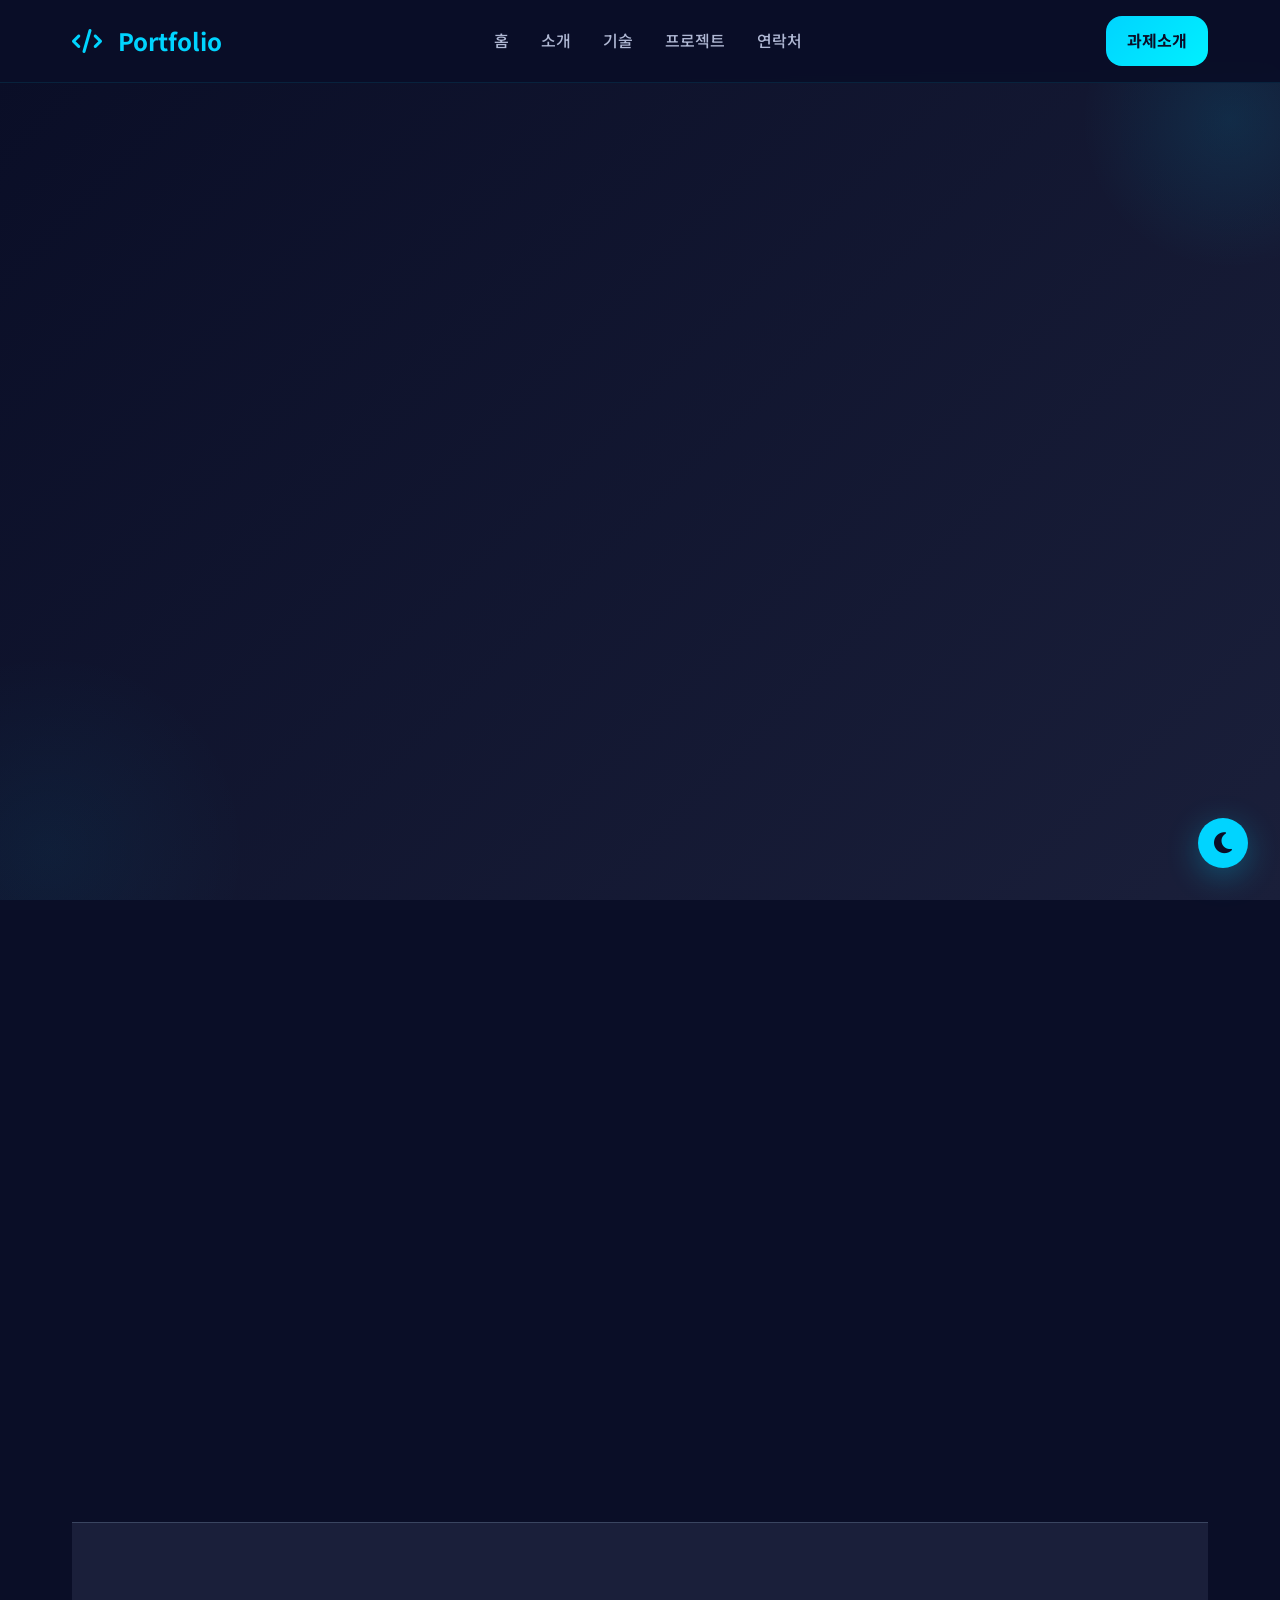
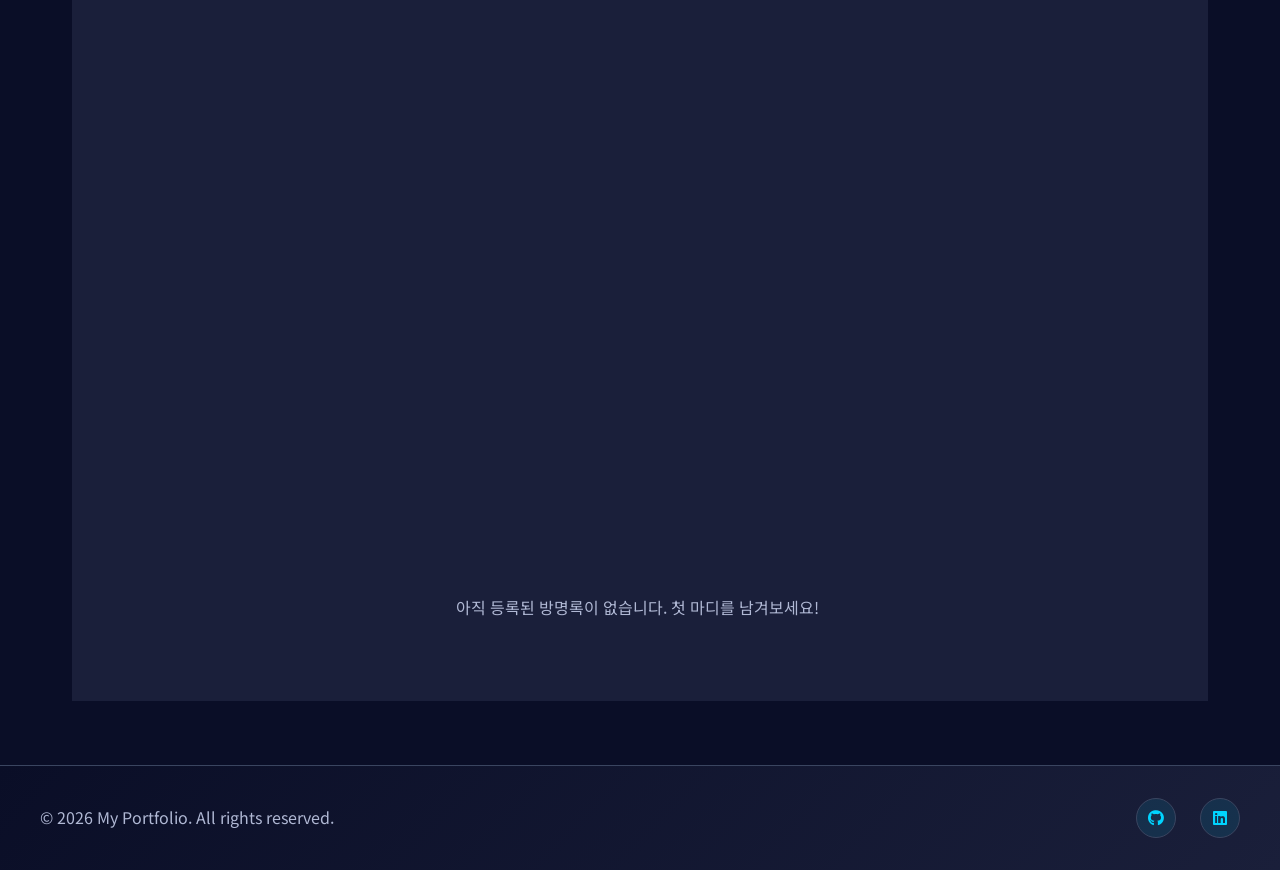
<file: contact.html>
<!DOCTYPE html>
<html lang="ko">
<head>
    <meta charset="UTF-8">
    <meta name="viewport" content="width=device-width, initial-scale=1.0">
    <title>연락처 - 포트폴리오</title>
    <link href="https://fonts.googleapis.com/css2?family=Noto+Sans+KR:wght@400;500;700&family=Poppins:wght@400;600;700&display=swap" rel="stylesheet">
    <link rel="stylesheet" href="https://cdnjs.cloudflare.com/ajax/libs/font-awesome/6.4.0/css/all.min.css">
    <link rel="stylesheet" href="style.css">
</head>
<body>
    <button class="theme-toggle" id="themeToggle" aria-label="테마 전환">
        <i class="fas fa-moon"></i>
    </button>

    <header class="header">
        <nav class="navbar">
            <div class="nav-container">
                <a href="index.html" class="logo">
                    <i class="fas fa-code"></i> Portfolio
                </a>
                <ul class="nav-menu">
                    <li><a href="index.html" class="nav-link">홈</a></li>
                    <li><a href="about.html" class="nav-link">소개</a></li>
                    <li><a href="skills.html" class="nav-link">기술</a></li>
                    <li><a href="projects.html" class="nav-link">프로젝트</a></li>
                    <li><a href="contact.html" class="nav-link">연락처</a></li>
                </ul>
                <a href="assignments.html" class="nav-cta">과제소개</a>
                <div class="hamburger" id="hamburger">
                    <span></span>
                    <span></span>
                    <span></span>
                </div>
            </div>
        </nav>
    </header>

    <main>
        <section class="hero">
            <div class="hero-content">
                <div class="hero-text reveal-element reveal-text">
                    <h1 class="hero-title">연락처</h1>
                    <p class="hero-subtitle">소통할 수 있는 연락 방법입니다.</p>
                    <p class="hero-description">문의, 협업 제안, 피드백 모두 환영합니다. 이메일이나 GitHub로 편하게 연락 주세요.</p>
                    <div class="hero-buttons">
                        <a href="index.html" class="btn btn-secondary">메인으로 돌아가기</a>
                        <a href="assignments.html" class="btn btn-primary">과제 소개 보기</a>
                    </div>
                </div>
                <div class="hero-visual reveal-element reveal-image">
                    <div class="hero-avatar">
                        <i class="fas fa-envelope-open-text"></i>
                    </div>
                </div>
            </div>
        </section>

        <section class="contact">
            <div class="container">
                <h2 class="section-title reveal-element reveal-text">연락처</h2>
                <div class="contact-content">
                    <p class="contact-intro reveal-element reveal-text">
                        궁금하신 점이 있으신가요?<br>
                        아래 방법으로 저에게 연락해주세요!
                    </p>
                    <div class="contact-methods">
                        <a href="mailto:arthur0229@naver.com" class="contact-card reveal-element reveal-card-left">
                            <i class="fas fa-envelope"></i>
                            <h3>이메일</h3>
                            <p>arthur0229@naver.com</p>
                        </a>
                        <a href="https://github.com/hamzgi" target="_blank" rel="noopener noreferrer" class="contact-card reveal-element reveal-card-left">
                            <i class="fab fa-github"></i>
                            <h3>GitHub</h3>
                            <p>github.com/hamzgi</p>
                        </a>
                        <a href="https://hamzgi.tistory.com/" target="_blank" rel="noopener noreferrer" class="contact-card reveal-element reveal-card-right">
                            <i class="fas fa-globe"></i>
                            <h3>블로그</h3>
                            <p>https://hamzgi.tistory.com/</p>
                        </a>
                        <a href="https://www.linkedin.com/in/%ED%98%95%EC%A7%84-%EB%B0%95-b14102368/" target="_blank" rel="noopener noreferrer" class="contact-card reveal-element reveal-card-right">
                            <i class="fab fa-linkedin"></i>
                            <h3>LinkedIn</h3>
                            <p>linkedin.com/in/형진-박</p>
                        </a>
                    </div>

                    <!-- 방명록 (Guestbook) 섹션 추가 -->
                    <div class="guestbook-section">
                        <div class="guestbook-container">
                            <h2 class="section-title reveal-element reveal-text" style="font-size: 2rem; margin-top: 3rem; margin-bottom: 2rem;">방명록 (Guestbook)</h2>
                            <form id="guestbookForm" class="guestbook-form reveal-element reveal-text">
                                <div class="form-group" style="display: grid; grid-template-columns: 1fr 1fr; gap: var(--spacing-md); margin-bottom: var(--spacing-md);">
                                    <div>
                                        <label for="guestName">작성자</label>
                                        <input type="text" id="guestName" required placeholder="이름을 입력하세요">
                                    </div>
                                    <div>
                                        <label for="guestPassword">비밀번호</label>
                                        <input type="password" id="guestPassword" required placeholder="삭제용 비밀번호">
                                    </div>
                                </div>
                                <div class="form-group" style="margin-bottom: var(--spacing-md);">
                                    <label for="guestMessage">메시지</label>
                                    <textarea id="guestMessage" rows="4" required placeholder="방명록 내용을 남겨주세요!"></textarea>
                                </div>
                                <button type="submit" class="btn btn-primary" style="width: 100%; padding: 0.8rem;">작성 완료</button>
                            </form>

                            <div class="guestbook-list" id="guestbookList">
                                <div style="text-align: center; color: var(--text-secondary); padding: 2rem;">
                                    아직 등록된 방명록이 없습니다. 첫 마디를 남겨보세요!
                                </div>
                            </div>
                        </div>
                    </div>
                </div>
            </div>
        </section>
    </main>

    <footer class="footer">
        <div class="footer-content">
            <p>&copy; 2026 My Portfolio. All rights reserved.</p>
            <div class="social-links">
                <a href="https://github.com/hamzgi" target="_blank" rel="noopener noreferrer" aria-label="GitHub">
                    <i class="fab fa-github"></i>
                </a>
                <a href="https://www.linkedin.com/in/%ED%98%95%EC%A7%84-%EB%B0%95-b14102368/" target="_blank" rel="noopener noreferrer" aria-label="LinkedIn">
                    <i class="fab fa-linkedin"></i>
                </a>
            </div>
        </div>
    </footer>

    <!-- 맨 위로 가기 버튼 -->
    <button id="backToTop" class="back-to-top" aria-label="맨 위로">
        <i class="fas fa-arrow-up"></i>
    </button>

    <script src="script.js"></script>
</body>
</html>
</file>
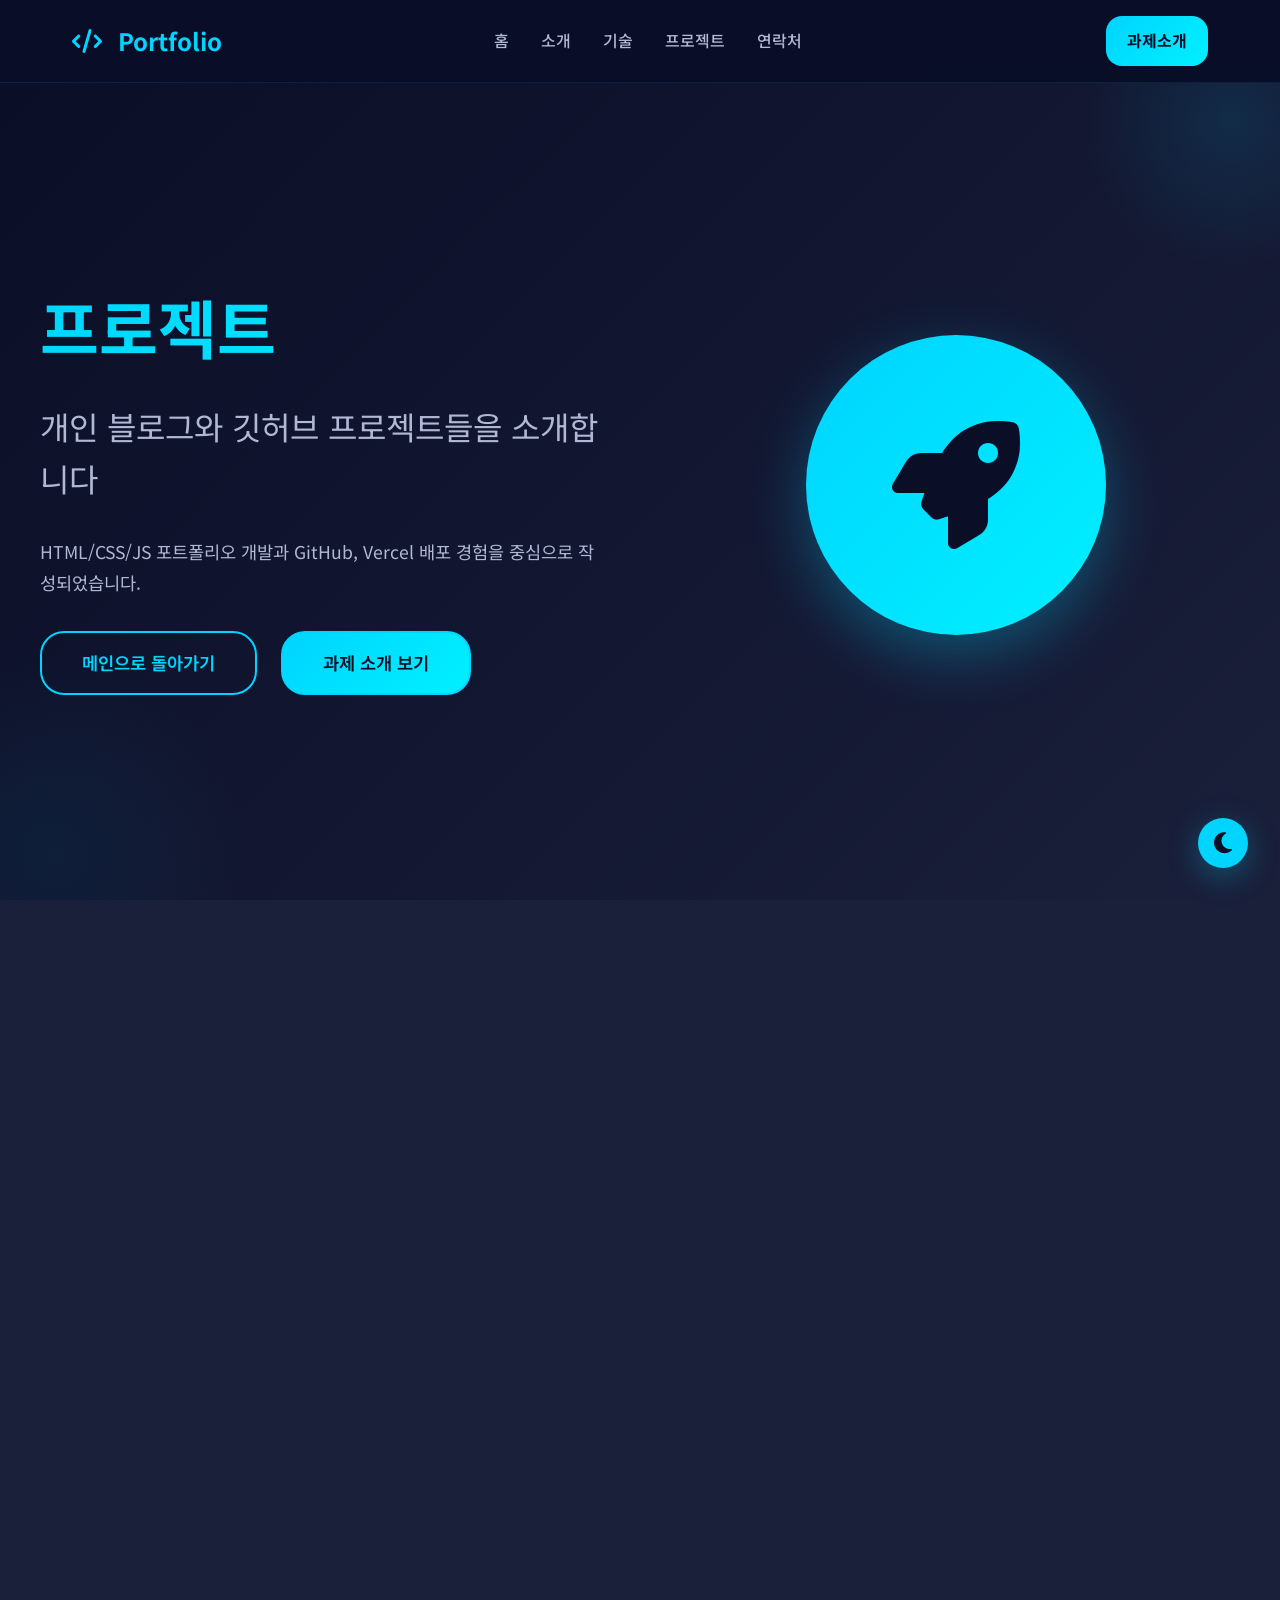
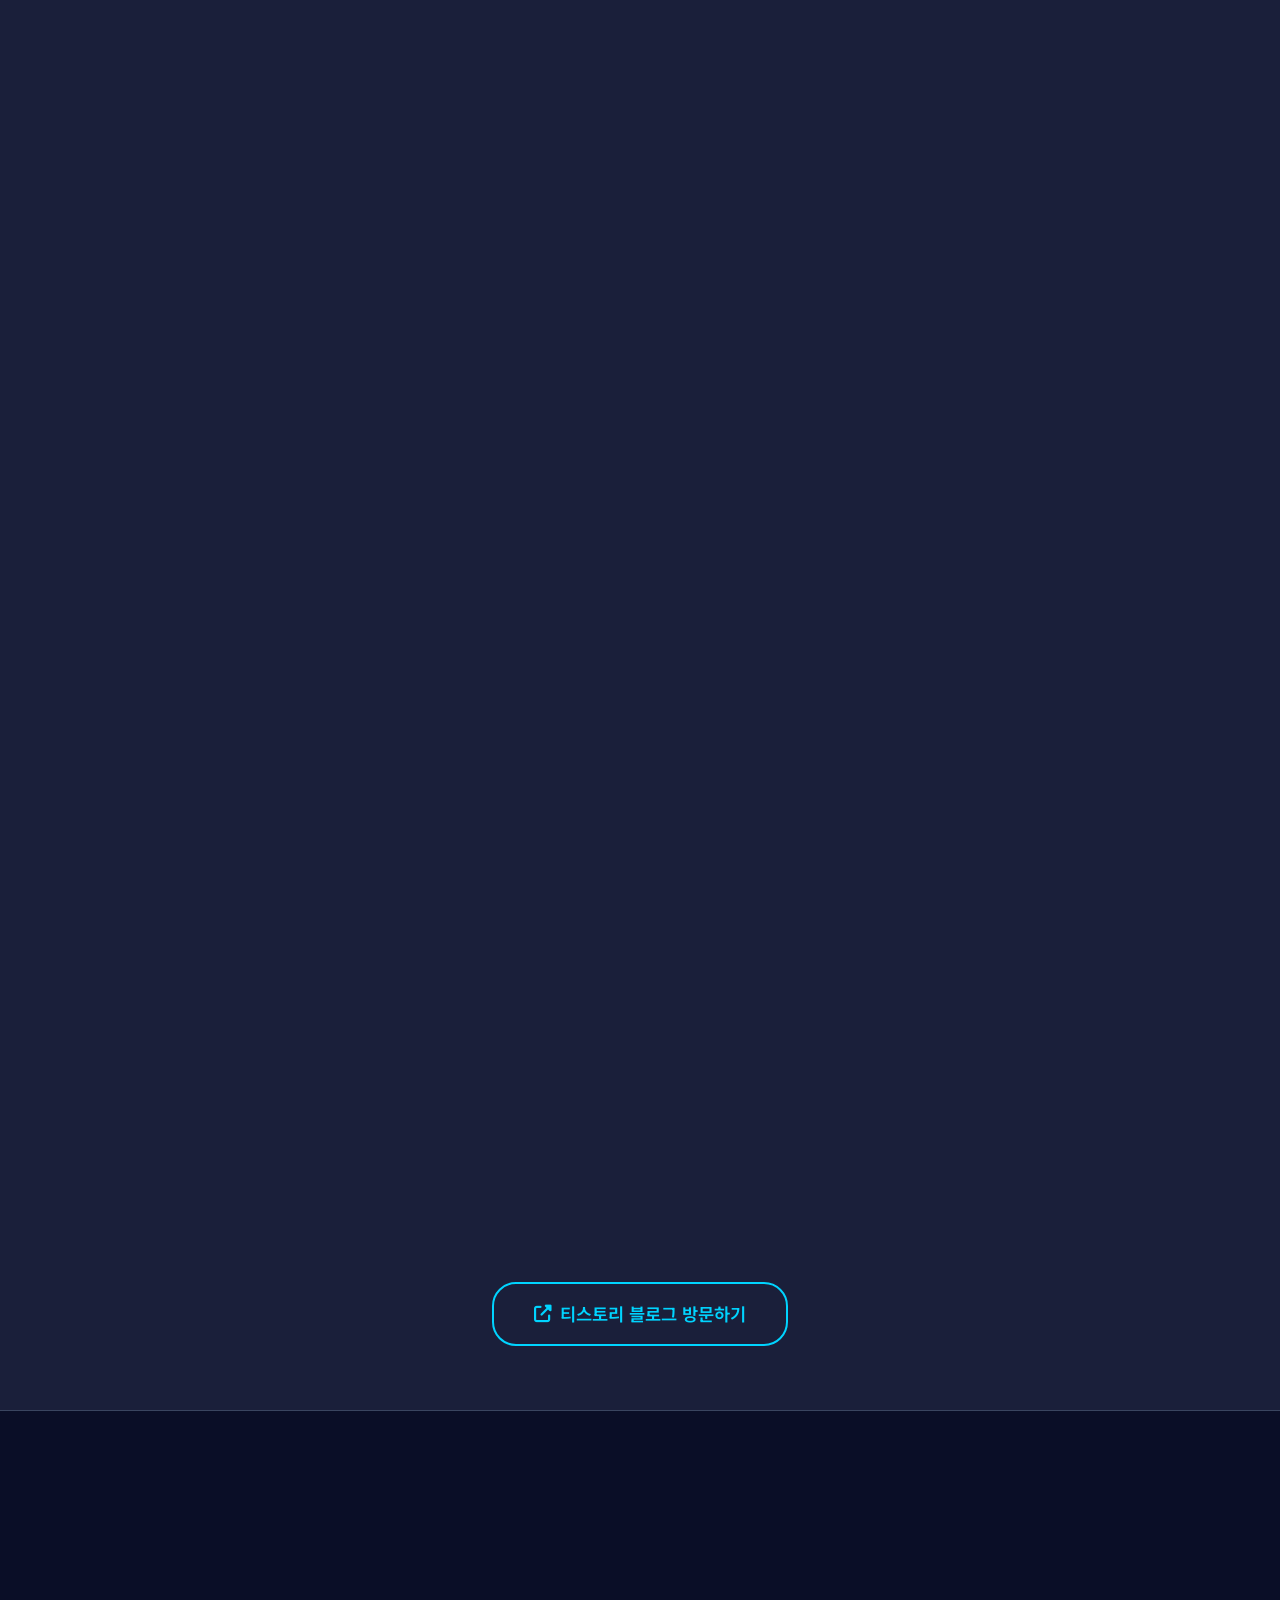
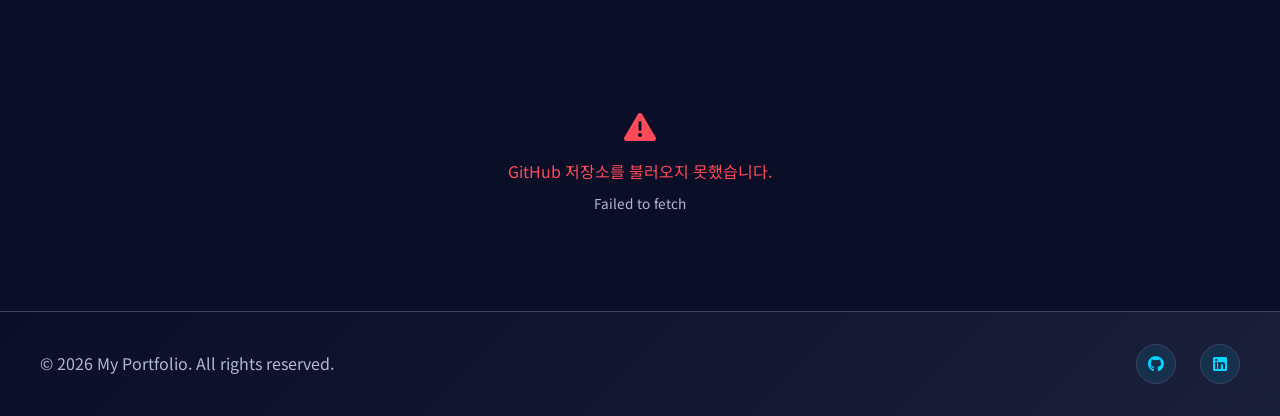
<file: projects.html>
<!DOCTYPE html>
<html lang="ko">

<head>
    <meta charset="UTF-8">
    <meta name="viewport" content="width=device-width, initial-scale=1.0">
    <title>프로젝트 - 포트폴리오</title>
    <link
        href="https://fonts.googleapis.com/css2?family=Noto+Sans+KR:wght@400;500;700&family=Poppins:wght@400;600;700&display=swap"
        rel="stylesheet">
    <link rel="stylesheet" href="https://cdnjs.cloudflare.com/ajax/libs/font-awesome/6.4.0/css/all.min.css">
    <link rel="stylesheet" href="style.css">
</head>

<body>
    <button class="theme-toggle" id="themeToggle" aria-label="테마 전환">
        <i class="fas fa-moon"></i>
    </button>

    <header class="header">
        <nav class="navbar">
            <div class="nav-container">
                <a href="index.html" class="logo">
                    <i class="fas fa-code"></i> Portfolio
                </a>
                <ul class="nav-menu">
                    <li><a href="index.html" class="nav-link">홈</a></li>
                    <li><a href="about.html" class="nav-link">소개</a></li>
                    <li><a href="skills.html" class="nav-link">기술</a></li>
                    <li><a href="projects.html" class="nav-link">프로젝트</a></li>
                    <li><a href="contact.html" class="nav-link">연락처</a></li>
                </ul>
                <a href="assignments.html" class="nav-cta">과제소개</a>
                <div class="hamburger" id="hamburger">
                    <span></span>
                    <span></span>
                    <span></span>
                </div>
            </div>
        </nav>
    </header>

    <main>
        <section class="hero">
            <div class="hero-content">
                <div class="hero-text reveal-element reveal-text">
                    <h1 class="hero-title">프로젝트</h1>
                    <p class="hero-subtitle">개인 블로그와 깃허브 프로젝트들을 소개합니다</p>
                    <p class="hero-description">HTML/CSS/JS 포트폴리오 개발과 GitHub, Vercel 배포 경험을 중심으로 작성되었습니다.</p>
                    <div class="hero-buttons">
                        <a href="index.html" class="btn btn-secondary">메인으로 돌아가기</a>
                        <a href="assignments.html" class="btn btn-primary">과제 소개 보기</a>
                    </div>
                </div>
                <div class="hero-visual reveal-element reveal-image">
                    <div class="hero-avatar">
                        <i class="fas fa-rocket"></i>
                    </div>
                </div>
            </div>
        </section>

        <!-- 티스토리 블로그 최신 글 섹션 -->
        <section class="projects tistory-section">
            <div class="container">
                <h2 class="section-title reveal-element reveal-text">
                    <i class="fas fa-rss"
                        style="color: var(--accent); margin-right: 0.5rem; font-size: 2rem; vertical-align: middle;"></i>
                    블로그 최신 글
                </h2>
                <p class="reveal-element reveal-text"
                    style="text-align: center; color: var(--text-secondary); margin-bottom: var(--spacing-xl); font-size: 1.1rem; margin-top: -2rem;">
                    <a href="https://hamzgi.tistory.com/" target="_blank" rel="noopener noreferrer"
                        style="color: var(--accent); text-decoration: none; font-weight: 600;">햄직의 비상지식 저장소</a>에서 실시간으로
                    가져온 최신 글 목록입니다.
                </p>

                <!-- 카테고리 필터 -->
                <div class="project-filters reveal-element reveal-text" id="tistory-filters">
                    <button class="btn-filter active" data-category="all">전체</button>
                </div>

                <!-- 블로그 카드 그리드 -->
                <div class="projects-grid" id="tistory-posts">
                    <div style="grid-column: 1/-1; text-align: center; padding: 3rem; color: var(--accent);">
                        <i class="fas fa-spinner fa-spin"
                            style="font-size: 2rem; margin-bottom: 1rem; display: block;"></i>
                        <p>블로그 글을 불러오는 중입니다...</p>
                    </div>
                </div>

                <!-- 더 보기 버튼 -->
                <div style="text-align: center; margin-top: var(--spacing-xl);">
                    <a href="https://hamzgi.tistory.com/" target="_blank" rel="noopener noreferrer"
                        class="btn btn-secondary">
                        <i class="fas fa-external-link-alt" style="margin-right: 0.5rem;"></i>
                        티스토리 블로그 방문하기
                    </a>
                </div>
            </div>
        </section>

        <!-- GitHub 실시간 레포지토리 연동 섹션 -->
        <section class="github-projects"
            style="padding: var(--spacing-xxl) 0; background-color: var(--bg-primary); border-top: 1px solid var(--border-color);">
            <div class="container">
                <h2 class="section-title reveal-element reveal-text">GitHub 실시간 프로젝트</h2>
                <p class="reveal-element reveal-text"
                    style="text-align: center; color: var(--text-secondary); margin-bottom: var(--spacing-xl); font-size: 1.1rem;">
                    GitHub API를 통해 실시간으로 가져온 최신 레포지토리 목록입니다.
                </p>
                <div id="github-repos" class="projects-grid">
                    <div style="grid-column: 1/-1; text-align: center; padding: 3rem; color: var(--accent);">
                        <i class="fas fa-spinner fa-spin" style="font-size: 2rem; margin-bottom: 1rem;"></i>
                        <p>레포지토리를 불러오는 중입니다...</p>
                    </div>
                </div>
            </div>
        </section>
    </main>

    <footer class="footer">
        <div class="footer-content">
            <p>&copy; 2026 My Portfolio. All rights reserved.</p>
            <div class="social-links">
                <a href="https://github.com/hamzgi" target="_blank" rel="noopener noreferrer" aria-label="GitHub">
                    <i class="fab fa-github"></i>
                </a>
                <a href="https://www.linkedin.com/in/%ED%98%95%EC%A7%84-%EB%B0%95-b14102368/" target="_blank"
                    rel="noopener noreferrer" aria-label="LinkedIn">
                    <i class="fab fa-linkedin"></i>
                </a>
            </div>
        </div>
    </footer>

    <!-- 맨 위로 가기 버튼 -->
    <button id="backToTop" class="back-to-top" aria-label="맨 위로">
        <i class="fas fa-arrow-up"></i>
    </button>

    <script src="script.js"></script>
</body>

</html>
</file>
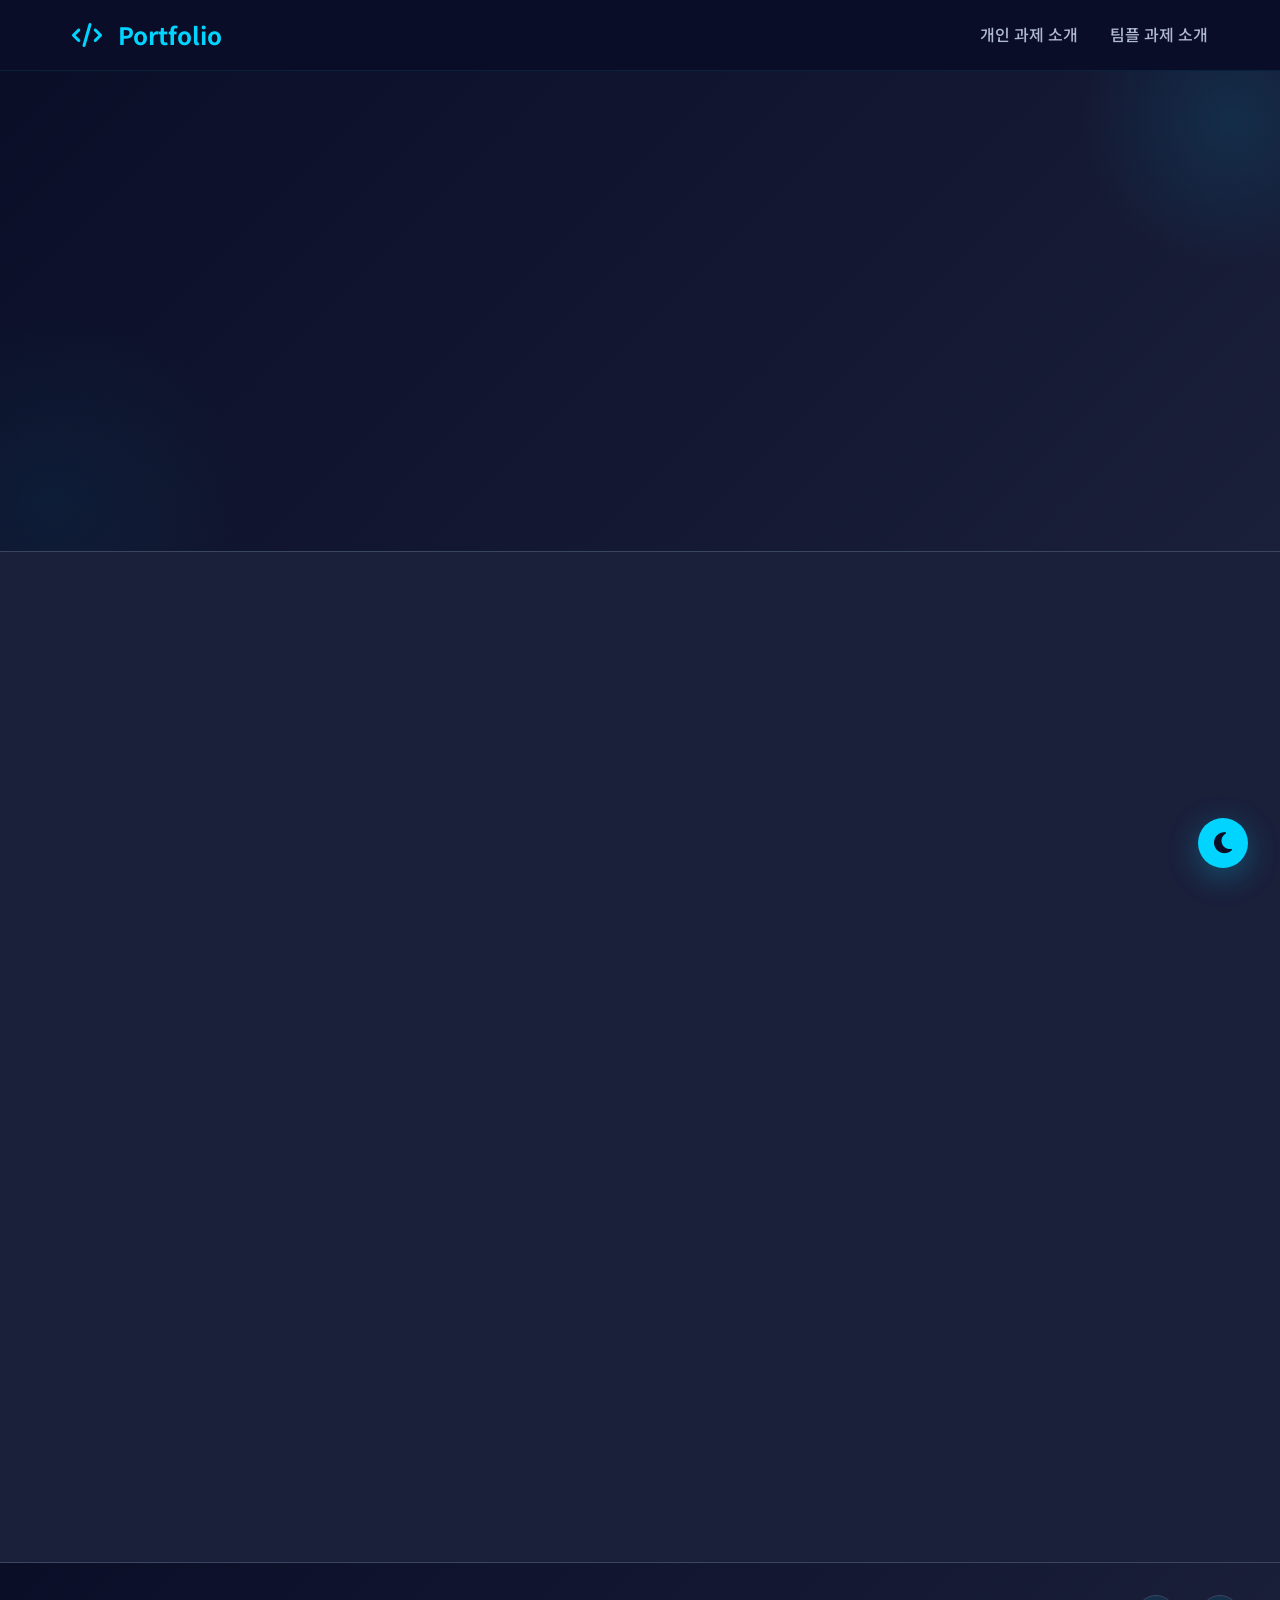
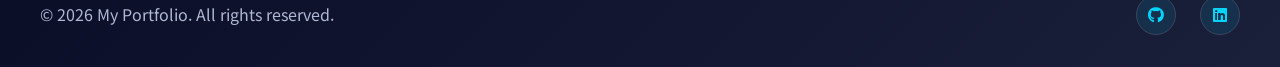
<file: team.html>
<!DOCTYPE html>
<html lang="ko">
<head>
    <meta charset="UTF-8">
    <meta name="viewport" content="width=device-width, initial-scale=1.0">
    <title>팀원 소개 - 포트폴리오</title>

    <!-- Google Fonts -->
    <link href="https://fonts.googleapis.com/css2?family=Noto+Sans+KR:wght@400;500;700&family=Poppins:wght@400;600;700&display=swap" rel="stylesheet">
    
    <!-- Font Awesome -->
    <link rel="stylesheet" href="https://cdnjs.cloudflare.com/ajax/libs/font-awesome/6.4.0/css/all.min.css">
    
    <link rel="stylesheet" href="style.css">
</head>
<body>
    <button class="theme-toggle" id="themeToggle" aria-label="테마 전환">
        <i class="fas fa-moon"></i>
    </button>

    <header class="header">
        <nav class="navbar">
            <div class="nav-container">
                <a href="index.html" class="logo">
                    <i class="fas fa-code"></i> Portfolio
                </a>
                <ul class="nav-menu">
                    <li><a href="assignments.html" class="nav-link">개인 과제 소개</a></li>
                    <li><a href="teampj.html" class="nav-link">팀플 과제 소개</a></li>
                </ul>
                <div class="hamburger" id="hamburger">
                    <span></span>
                    <span></span>
                    <span></span>
                </div>
            </div>
        </nav>
    </header>

    <main>
        <section class="hero" id="home" style="min-height: auto; padding: var(--spacing-xxl) var(--spacing-lg) var(--spacing-xl) var(--spacing-lg);">
            <div class="hero-content" style="grid-template-columns: 1fr; text-align: center;">
                <div class="hero-text reveal-element reveal-text">
                    <h1 class="hero-title">팀원 소개</h1>
                    <p class="hero-subtitle">보안 가이드 최종 프로젝트를 함께한 팀원들입니다.</p>
                    <p class="hero-description" style="margin: 0 auto var(--spacing-lg) auto; max-width: 800px;">
                        각자 명확한 역할 분담을 통해 최고의 웹 서비스를 제작하기 위해 힘썼습니다. 
                        보안 위협 실습부터 자가 진단 및 동향 파악까지, 각 팀원이 구현해 낸 핵심 기능들을 소개합니다.
                    </p>
                    <div class="hero-buttons" style="justify-content: center;">
                        <a href="teampj.html" class="btn btn-primary">팀플 과제 개요 보기</a>
                        <a href="index.html" class="btn btn-secondary">포트폴리오로 돌아가기</a>
                    </div>
                </div>
            </div>
        </section>

        <section class="projects" style="border-top: 1px solid var(--border-color);">
            <div class="container">
                <h2 class="section-title reveal-element reveal-text">역할 및 기여도</h2>
                
                <div class="projects-grid" style="grid-template-columns: repeat(auto-fit, minmax(260px, 1fr)); gap: var(--spacing-lg);">
                    <!-- 박형진 -->
                    <div class="project-card reveal-element reveal-card-left" style="height: 100%;">
                        <div class="project-image" style="background: linear-gradient(135deg, #00d4ff, #00f0ff); color: var(--bg-primary); padding: var(--spacing-lg); font-size: 1.5rem; font-weight: 700; flex-direction: column; height: 160px;">
                            <i class="fas fa-crown" style="font-size: 2.5rem; margin-bottom: 0.5rem;"></i>
                            <span>박형진 (팀장)</span>
                        </div>
                        <div class="project-content" style="padding: var(--spacing-lg); display: flex; flex-direction: column; height: calc(100% - 160px);">
                            <h4 style="color: var(--accent); margin-bottom: var(--spacing-xs); font-size: 0.9rem; text-transform: uppercase; letter-spacing: 1px;">담당 파트</h4>
                            <h3 style="margin-bottom: var(--spacing-md); font-size: 1.25rem;">인터랙티브 보안 실습 페이지</h3>
                            <div class="project-tags" style="margin-bottom: var(--spacing-md);">
                                <span class="tag" style="font-size: 0.75rem; padding: 0.2rem 0.6rem;">인터랙티브 실습</span>
                                <span class="tag" style="font-size: 0.75rem; padding: 0.2rem 0.6rem;">OWASP 모의</span>
                                <span class="tag" style="font-size: 0.75rem; padding: 0.2rem 0.6rem;">코드 비교</span>
                            </div>
                            <ul style="color: var(--text-secondary); line-height: 1.8; padding-left: var(--spacing-sm); margin-bottom: var(--spacing-md); flex-grow: 1; font-size: 0.95rem;">
                                <li style="margin-bottom: var(--spacing-xs);">취약 코드와 보안 조치 코드 실시간 비교 기능 구현</li>
                                <li style="margin-bottom: var(--spacing-xs);">OWASP A05 XSS 및 A01 접근 통제 인터랙티브 모의 실습 개발</li>
                                <li>OWASP A07 무차별 대입(Brute Force) 공격 실습 화면 설계 및 비즈니스 로직 작성</li>
                            </ul>
                        </div>
                    </div>

                    <!-- 박시우 -->
                    <div class="project-card reveal-element reveal-card-left" style="height: 100%;">
                        <div class="project-image" style="background: linear-gradient(135deg, #ff4a5a, #ff6b8b); color: var(--bg-primary); padding: var(--spacing-lg); font-size: 1.5rem; font-weight: 700; flex-direction: column; height: 160px;">
                            <i class="fas fa-shield-alt" style="font-size: 2.5rem; margin-bottom: 0.5rem;"></i>
                            <span>박시우 (팀원)</span>
                        </div>
                        <div class="project-content" style="padding: var(--spacing-lg); display: flex; flex-direction: column; height: calc(100% - 160px);">
                            <h4 style="color: var(--accent); margin-bottom: var(--spacing-xs); font-size: 0.9rem; text-transform: uppercase; letter-spacing: 1px;">담당 파트</h4>
                            <h3 style="margin-bottom: var(--spacing-md); font-size: 1.25rem;">보안 수칙 페이지 JS 인터랙션</h3>
                            <div class="project-tags" style="margin-bottom: var(--spacing-md);">
                                <span class="tag" style="font-size: 0.75rem; padding: 0.2rem 0.6rem;">JS 인터랙션</span>
                                <span class="tag" style="font-size: 0.75rem; padding: 0.2rem 0.6rem;">보안 퀴즈</span>
                                <span class="tag" style="font-size: 0.75rem; padding: 0.2rem 0.6rem;">정보 시각화</span>
                            </div>
                            <ul style="color: var(--text-secondary); line-height: 1.8; padding-left: var(--spacing-sm); margin-bottom: var(--spacing-md); flex-grow: 1; font-size: 0.95rem;">
                                <li style="margin-bottom: var(--spacing-xs);">보안 수칙 카드 전반에 걸친 매끄러운 돔(DOM) 인터랙션 기능 설계</li>
                                <li style="margin-bottom: var(--spacing-xs);">카드 개별 클릭 시 동적으로 상세 정보를 확장 표시하는 기능 구현</li>
                                <li>사용자 참여 유도를 위한 보안 상식 퀴즈 정답 검증 및 결과 피드백 시스템 코딩</li>
                            </ul>
                        </div>
                    </div>

                    <!-- 박지민 -->
                    <div class="project-card reveal-element reveal-card-right" style="height: 100%;">
                        <div class="project-image" style="background: linear-gradient(135deg, #10b981, #34d399); color: var(--bg-primary); padding: var(--spacing-lg); font-size: 1.5rem; font-weight: 700; flex-direction: column; height: 160px;">
                            <i class="fas fa-rss" style="font-size: 2.5rem; margin-bottom: 0.5rem;"></i>
                            <span>박지민 (팀원)</span>
                        </div>
                        <div class="project-content" style="padding: var(--spacing-lg); display: flex; flex-direction: column; height: calc(100% - 160px);">
                            <h4 style="color: var(--accent); margin-bottom: var(--spacing-xs); font-size: 0.9rem; text-transform: uppercase; letter-spacing: 1px;">담당 파트</h4>
                            <h3 style="margin-bottom: var(--spacing-md); font-size: 1.25rem;">보안 이슈 및 트렌드 페이지</h3>
                            <div class="project-tags" style="margin-bottom: var(--spacing-md);">
                                <span class="tag" style="font-size: 0.75rem; padding: 0.2rem 0.6rem;">실시간 이슈</span>
                                <span class="tag" style="font-size: 0.75rem; padding: 0.2rem 0.6rem;">기사 필터링</span>
                                <span class="tag" style="font-size: 0.75rem; padding: 0.2rem 0.6rem;">더보기 페이징</span>
                            </div>
                            <ul style="color: var(--text-secondary); line-height: 1.8; padding-left: var(--spacing-sm); margin-bottom: var(--spacing-md); flex-grow: 1; font-size: 0.95rem;">
                                <li style="margin-bottom: var(--spacing-xs);">실시간 보안 기사 피드 연동 및 카테고리 필터 검색 모듈 설계</li>
                                <li style="margin-bottom: var(--spacing-xs);">주요 보안 트렌드 비디오 자료 동적 임베드 및 다이나믹 필터링 개발</li>
                                <li>목록 보기 최적화를 위한 '더보기(Load More)' 클릭 시 추가 목록 동적 로드 기능 구현</li>
                            </ul>
                        </div>
                    </div>

                    <!-- 최보원 -->
                    <div class="project-card reveal-element reveal-card-right" style="height: 100%;">
                        <div class="project-image" style="background: linear-gradient(135deg, #a855f7, #c084fc); color: var(--bg-primary); padding: var(--spacing-lg); font-size: 1.5rem; font-weight: 700; flex-direction: column; height: 160px;">
                            <i class="fas fa-laptop-house" style="font-size: 2.5rem; margin-bottom: 0.5rem;"></i>
                            <span>최보원 (팀원)</span>
                        </div>
                        <div class="project-content" style="padding: var(--spacing-lg); display: flex; flex-direction: column; height: calc(100% - 160px);">
                            <h4 style="color: var(--accent); margin-bottom: var(--spacing-xs); font-size: 0.9rem; text-transform: uppercase; letter-spacing: 1px;">담당 파트</h4>
                            <h3 style="margin-bottom: var(--spacing-md); font-size: 1.25rem;">위험진단 및 메인/공용 JS</h3>
                            <div class="project-tags" style="margin-bottom: var(--spacing-md);">
                                <span class="tag" style="font-size: 0.75rem; padding: 0.2rem 0.6rem;">위험 진단</span>
                                <span class="tag" style="font-size: 0.75rem; padding: 0.2rem 0.6rem;">메인 홈페이지</span>
                                <span class="tag" style="font-size: 0.75rem; padding: 0.2rem 0.6rem;">공용 함수</span>
                            </div>
                            <ul style="color: var(--text-secondary); line-height: 1.8; padding-left: var(--spacing-sm); margin-bottom: var(--spacing-md); flex-grow: 1; font-size: 0.95rem;">
                                <li style="margin-bottom: var(--spacing-xs);">보안 수준 위험도 점수 산출 및 진단 스크립트 작성 및 레이아웃 구현</li>
                                <li style="margin-bottom: var(--spacing-xs);">메인 홈페이지 전반의 마크업 수정 및 활성 자바스크립트 연동 최적화</li>
                                <li>팀 소개 페이지와 문의(Contact) 전송 폼 검증 스크립트 연동 및 레이아웃 설계</li>
                            </ul>
                        </div>
                    </div>
                </div>
            </div>
        </section>
    </main>

    <footer class="footer">
        <div class="footer-content">
            <p>&copy; 2026 My Portfolio. All rights reserved.</p>
            <div class="social-links">
                <a href="https://github.com/hamzgi" target="_blank" rel="noopener noreferrer" aria-label="GitHub">
                    <i class="fab fa-github"></i>
                </a>
                <a href="https://linkedin.com" target="_blank" rel="noopener noreferrer" aria-label="LinkedIn">
                    <i class="fab fa-linkedin"></i>
                </a>
            </div>
        </div>
    </footer>

    <!-- 맨 위로 가기 버튼 -->
    <button id="backToTop" class="back-to-top" aria-label="맨 위로">
        <i class="fas fa-arrow-up"></i>
    </button>

    <script src="script.js"></script>
</body>
</html>
</file>
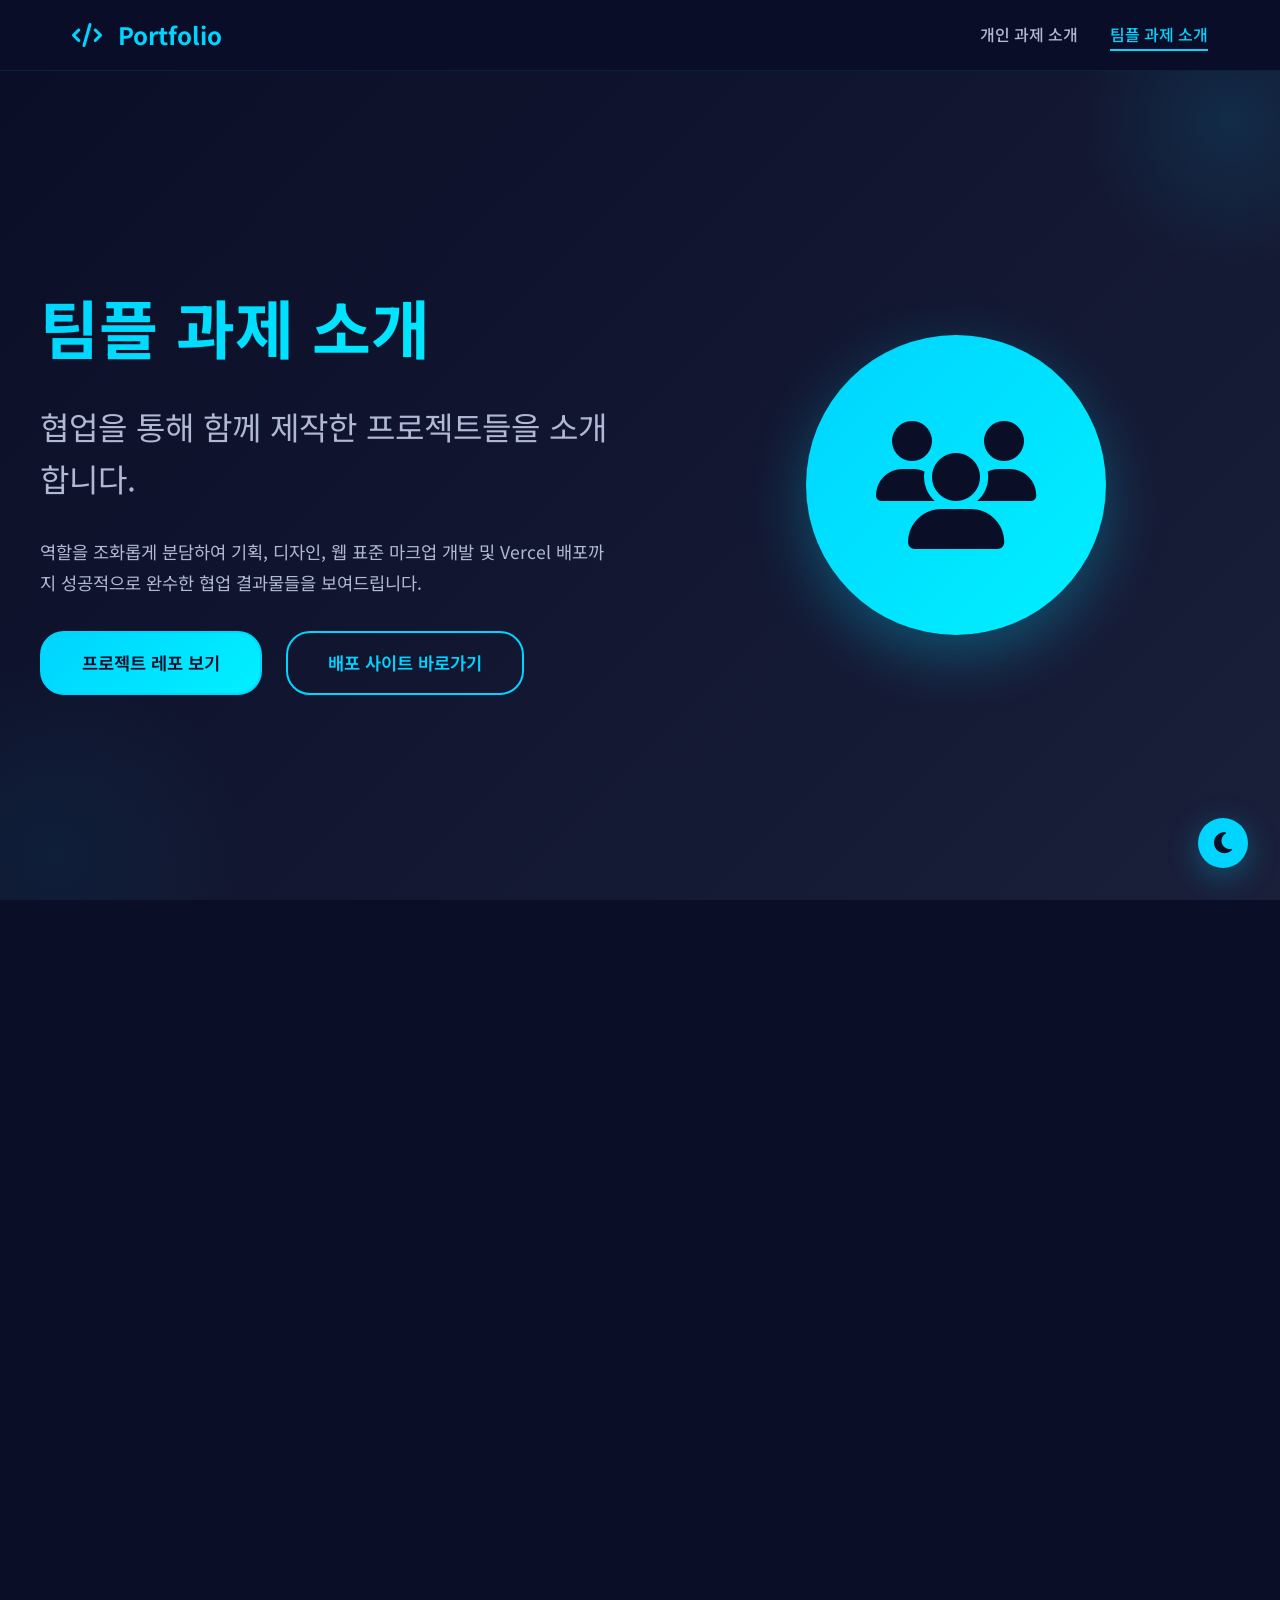
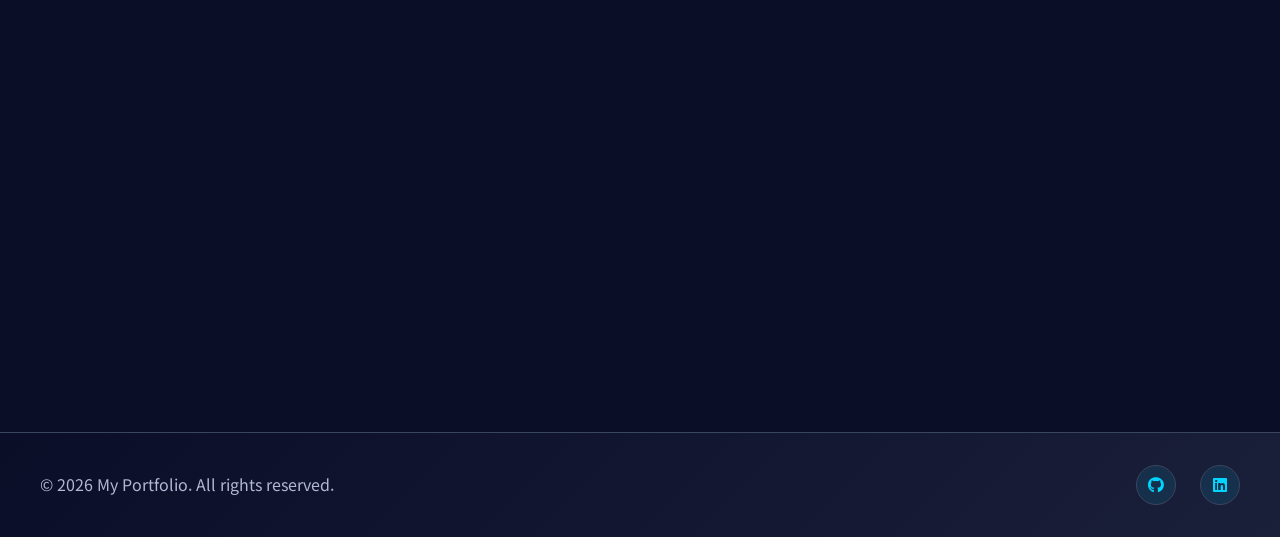
<file: teampj.html>
<!DOCTYPE html>
<html lang="ko">
<head>
    <meta charset="UTF-8">
    <meta name="viewport" content="width=device-width, initial-scale=1.0">
    <title>팀플 과제 소개 - 포트폴리오</title>

    <!-- Google Fonts -->
    <link href="https://fonts.googleapis.com/css2?family=Noto+Sans+KR:wght@400;500;700&family=Poppins:wght@400;600;700&display=swap" rel="stylesheet">
    
    <!-- Font Awesome -->
    <link rel="stylesheet" href="https://cdnjs.cloudflare.com/ajax/libs/font-awesome/6.4.0/css/all.min.css">
    
    <link rel="stylesheet" href="style.css">
</head>
<body>
    <button class="theme-toggle" id="themeToggle" aria-label="테마 전환">
        <i class="fas fa-moon"></i>
    </button>

    <header class="header">
        <nav class="navbar">
            <div class="nav-container">
                <a href="index.html" class="logo">
                    <i class="fas fa-code"></i> Portfolio
                </a>
                <ul class="nav-menu">
                    <li><a href="assignments.html" class="nav-link">개인 과제 소개</a></li>
                    <li><a href="teampj.html" class="nav-link active">팀플 과제 소개</a></li>
                </ul>
                <div class="hamburger" id="hamburger">
                    <span></span>
                    <span></span>
                    <span></span>
                </div>
            </div>
        </nav>
    </header>

    <main>
        <section class="hero" id="home">
            <div class="hero-content">
                <div class="hero-text reveal-element reveal-text">
                    <h1 class="hero-title">팀플 과제 소개</h1>
                    <p class="hero-subtitle">협업을 통해 함께 제작한 프로젝트들을 소개합니다.</p>
                    <p class="hero-description">
                        역할을 조화롭게 분담하여 기획, 디자인, 웹 표준 마크업 개발 및 
                        Vercel 배포까지 성공적으로 완수한 협업 결과물들을 보여드립니다.
                    </p>
                    <div class="hero-buttons">
                        <a href="https://github.com/hamzgi/security-guide-final" target="_blank" rel="noopener noreferrer" class="btn btn-primary">프로젝트 레포 보기</a>
                        <a href="https://my-portfolio-v2-wvtv.vercel.app/" class="btn btn-secondary">배포 사이트 바로가기
                        </a>
                    </div>
                </div>
                <div class="hero-visual reveal-element reveal-image">
                    <div class="hero-avatar">
                        <i class="fas fa-users"></i>
                    </div>
                </div>
            </div>
        </section>

        <!-- 슬라이드쇼 섹션 -->
        <section id="preview" class="slideshow-section reveal-element">
            <div class="container">
                <h2 class="section-title reveal-element reveal-text">프로젝트 페이지 미리보기</h2>
                <p class="section-subtitle reveal-element reveal-text">팀플 프로젝트 주요 페이지 스크린샷</p>
                <div class="slideshow-wrapper">
                    <div class="slideshow-track" id="slideshowTrack">
                        <div class="slide active">
                            <img src="img/teampj/main.png" alt="메인 홈페이지">
                            <div class="slide-caption">메인 홈페이지</div>
                        </div>
                        <div class="slide">
                            <img src="img/teampj/member.png" alt="팀원 소개 페이지">
                            <div class="slide-caption">팀원 소개 페이지</div>
                        </div>
                        <div class="slide">
                            <img src="img/teampj/news.png" alt="보안 뉴스 페이지">
                            <div class="slide-caption">보안 뉴스 페이지</div>
                        </div>
                        <div class="slide">
                            <img src="img/teampj/owasp10.png" alt="OWASP Top 10 페이지">
                            <div class="slide-caption">OWASP Top 10 페이지</div>
                        </div>
                        <div class="slide">
                            <img src="img/teampj/practice.png" alt="보안 실습 페이지">
                            <div class="slide-caption">보안 실습 페이지</div>
                        </div>
                        <div class="slide">
                            <img src="img/teampj/protocol.png" alt="보안 수칙 페이지">
                            <div class="slide-caption">보안 수칙 페이지</div>
                        </div>
                        <div class="slide">
                            <img src="img/teampj/test.png" alt="위험 진단 페이지">
                            <div class="slide-caption">위험 진단 페이지</div>
                        </div>
                    </div>

                    <!-- 이전/다음 버튼 -->
                    <button class="slide-btn slide-prev" id="slidePrev" aria-label="이전 슬라이드">
                        <i class="fas fa-chevron-left"></i>
                    </button>
                    <button class="slide-btn slide-next" id="slideNext" aria-label="다음 슬라이드">
                        <i class="fas fa-chevron-right"></i>
                    </button>

                    <!-- 닷 인디케이터 -->
                    <div class="slide-dots" id="slideDots">
                        <button class="slide-dot active" data-index="0" aria-label="슬라이드 1"></button>
                        <button class="slide-dot" data-index="1" aria-label="슬라이드 2"></button>
                        <button class="slide-dot" data-index="2" aria-label="슬라이드 3"></button>
                        <button class="slide-dot" data-index="3" aria-label="슬라이드 4"></button>
                        <button class="slide-dot" data-index="4" aria-label="슬라이드 5"></button>
                        <button class="slide-dot" data-index="5" aria-label="슬라이드 6"></button>
                        <button class="slide-dot" data-index="6" aria-label="슬라이드 7"></button>
                    </div>
                </div>
            </div>
        </section>

        <section id="collab" class="about" style="background-color: var(--bg-secondary); border-top: 1px solid var(--border-color);">
            <div class="container">
                <h2 class="section-title reveal-element reveal-text">팀 프로젝트 협업</h2>
                <div class="about-content">
                    <div class="about-text reveal-element reveal-text">
                        <p>
                            이 프로젝트는 <strong>HTML/CSS/JS 기반의 다양한 보안 이슈 소개 페이지</strong>를 주제로 진행되었습니다. 
                            단순한 코딩 기술의 합을 넘어, 팀원 간 조화로운 의사소통과 각자의 강점을 결합하여 완성도 높은 반응형 사이트를 완성했습니다.
                        </p>
                        <p>
                            기획 단계에서 레이아웃 아키텍처를 잡고, GitHub 브랜치 전략을 적극적으로 활용하여 코드 충돌을 방지하며 
                            사용자가 쉽게 여러가지 보안 이슈를 이해할 수 있도록 고민하며 사이트를 완성했습니다.
                        </p>
                    </div>
                    <div class="about-stats">
                        <div class="stat-card reveal-element reveal-card-right">
                            <div class="stat-number">100%</div>
                            <div class="stat-label">협업 완성도</div>
                        </div>
                        <div class="stat-card reveal-element reveal-card-right">
                            <div class="stat-number">GitHub</div>
                            <div class="stat-label">버전 제어</div>
                        </div>
                        <div class="stat-card reveal-element reveal-card-right">
                            <div class="stat-number">Vercel</div>
                            <div class="stat-label">배포 최적화</div>
                        </div>
                    </div>
                </div>
            </div>
        </section>

        <section id="details" class="projects">
            <div class="container">
                <h2 class="section-title reveal-element reveal-text">프로젝트 상세 내용</h2>
                <div class="projects-grid">
                    <div class="project-card reveal-element reveal-card-left">
                        <div class="project-image">
                            <i class="fas fa-network-wired"></i>
                        </div>
                        <div class="project-content">
                            <h3>팀 프로젝트: HTML 포트폴리오</h3>
                            <p>
                                반응형 디자인과 웹 접근성, 다양한 JS 기능을 최대한 활용하여 보안 이슈들을 소개하는 페이지를 만들었습니다.
                            </p>
                            <div class="project-tags">
                                <span class="tag">HTML</span>
                                <span class="tag">CSS</span>
                                <span class="tag">JS</span>
                                <span class="tag">반응형</span>
                            </div>
                            <a href="https://my-portfolio-v2-wvtv.vercel.app/" target="_blank" rel="noopener noreferrer" class="project-link">배포 사이트 방문</a>
                        </div>
                    </div>

                    <div class="project-card reveal-element reveal-card-left">
                        <div class="project-image">
                            <i class="fas fa-users-cog"></i>
                        </div>
                        <div class="project-content">
                            <h3>팀원 소개 & 역할 분담</h3>
                            <p>
                                박형진(팀장): 인터랙티브 보안 실습 페이지 제작<br>
                                박시우: 보안 수칙 페이지 JS 인터랙션 제작<br>
                                박지민: 보안 이슈 및 트렌드 페이지 제작<br>
                                최보원: 위험진단 페이지 제작 및 공용 JS 제작
                            </p>
                            <div class="project-tags">
                                <span class="tag">협업</span>
                                <span class="tag">기획</span>
                                <span class="tag">레이아웃</span>
                            </div>
                            <a href="team.html" class="project-link">팀원 상세 프로필 보기</a>
                        </div>
                    </div>

                    <div class="project-card reveal-element reveal-card-right">
                        <div class="project-image">
                            <i class="fas fa-code-branch"></i>
                        </div>
                        <div class="project-content">
                            <h3>배포 및 형상 관리</h3>
                            <p>
                                GitHub 리포지토리 협업 환경에서 마일스톤을 배포 주소(Vercel)와 실시간 연동해 
                                각자의 파트를 동시 개발하고 배포 안정성을 유지했습니다.
                            </p>
                            <div class="project-tags">
                                <span class="tag">Vercel</span>
                                <span class="tag">Git</span>
                                <span class="tag">배포</span>
                            </div>
                            <a href="https://github.com/hamzgi/security-guide-final" target="_blank" rel="noopener noreferrer" class="project-link">프로젝트 레포 바로가기</a>
                        </div>
                    </div>
                </div>
            </div>
        </section>

        <section id="links" class="contact">
            <div class="container">
                <h2 class="section-title reveal-element reveal-text">연결된 링크</h2>
                <div class="contact-methods">
                    <a href="https://github.com/hamzgi" target="_blank" rel="noopener noreferrer" class="contact-card reveal-element reveal-card-left">
                        <i class="fab fa-github"></i>
                        <h3>GitHub 프로필</h3>
                        <p>github.com/hamzgi</p>
                    </a>
                    <a href="https://hamzgi.tistory.com/" target="_blank" rel="noopener noreferrer" class="contact-card reveal-element reveal-card-right">
                        <i class="fas fa-globe"></i>
                        <h3>티스토리 블로그</h3>
                        <p>https://hamzgi.tistory.com/</p>
                    </a>
                </div>
            </div>
        </section>
    </main>

    <footer class="footer">
        <div class="footer-content">
            <p>&copy; 2026 My Portfolio. All rights reserved.</p>
            <div class="social-links">
                <a href="https://github.com/hamzgi" target="_blank" rel="noopener noreferrer" aria-label="GitHub">
                    <i class="fab fa-github"></i>
                </a>
                <a href="https://linkedin.com" target="_blank" rel="noopener noreferrer" aria-label="LinkedIn">
                    <i class="fab fa-linkedin"></i>
                </a>
            </div>
        </div>
    </footer>

    <!-- 맨 위로 가기 버튼 -->
    <button id="backToTop" class="back-to-top" aria-label="맨 위로">
        <i class="fas fa-arrow-up"></i>
    </button>

    <script src="script.js"></script>
</body>
</html>
</file>
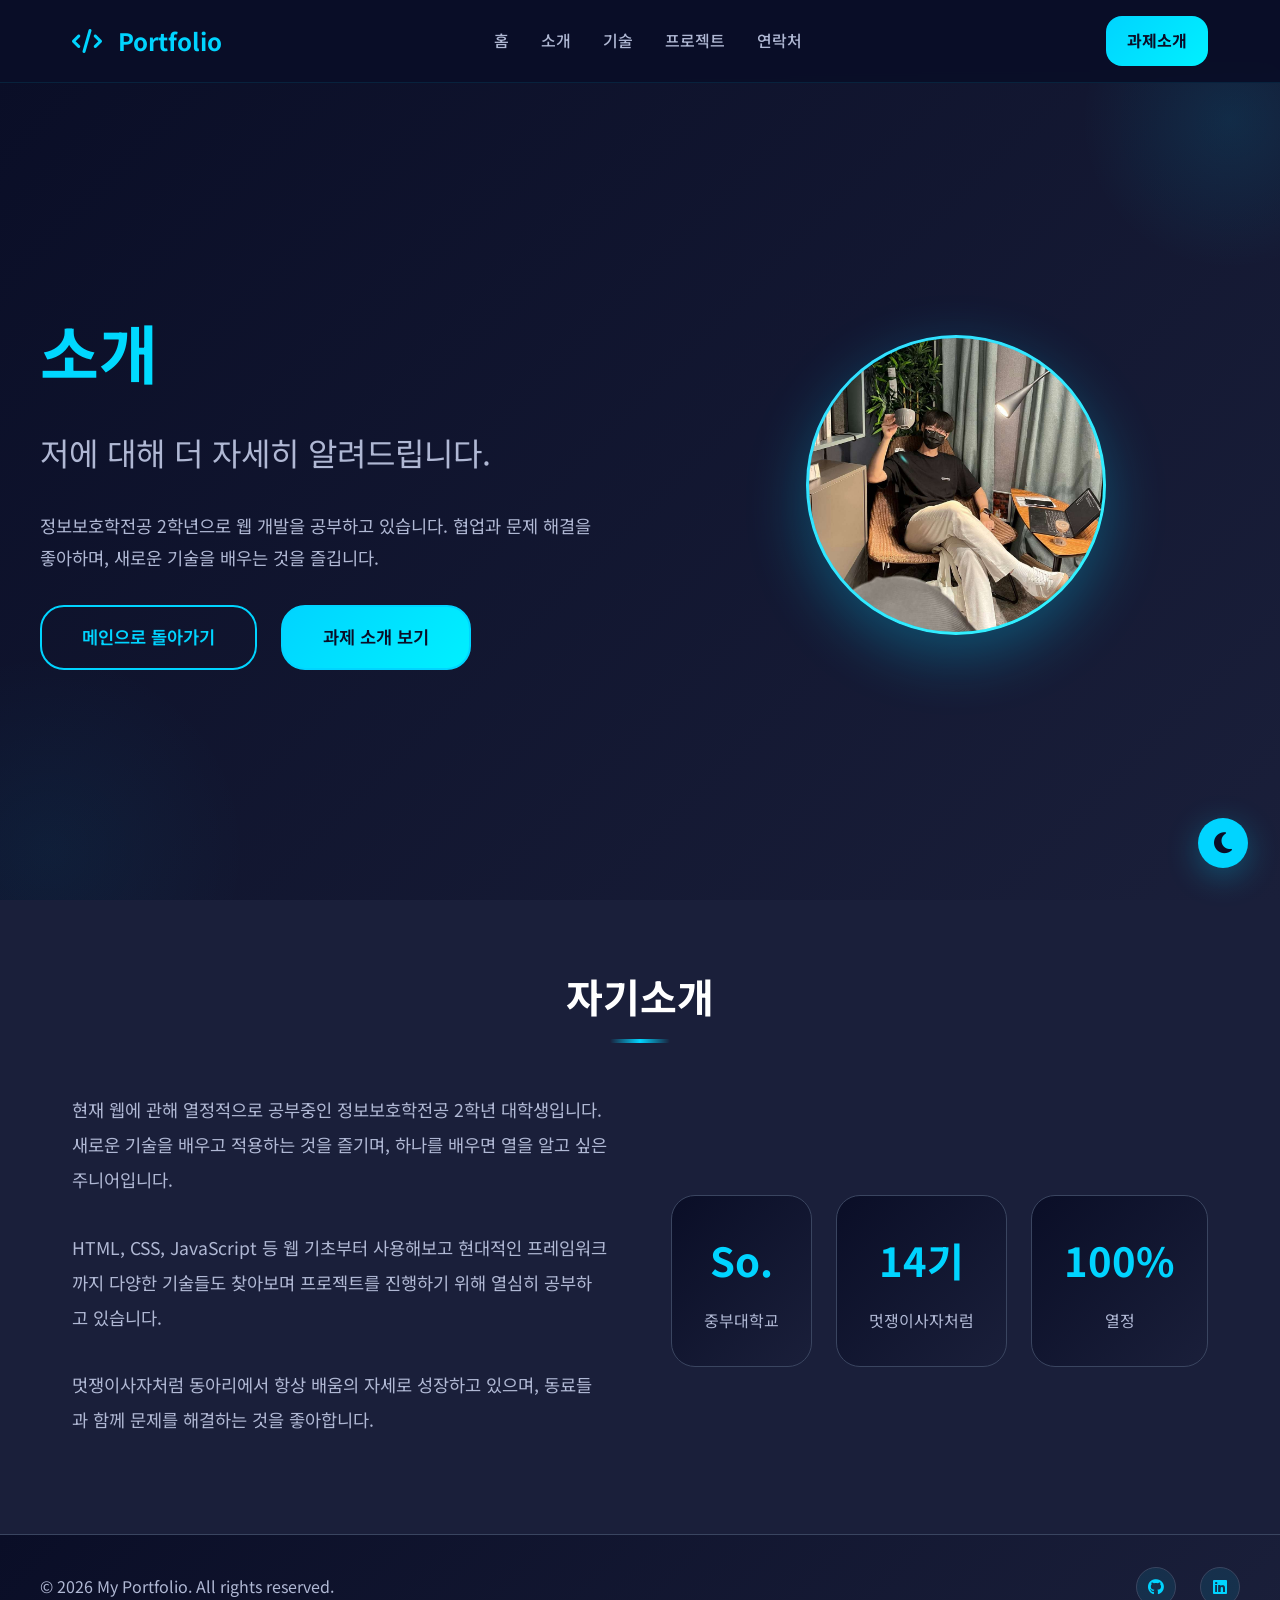
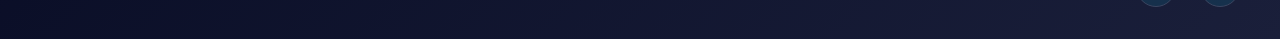
<file: old/about.html>
<!DOCTYPE html>
<html lang="ko">

<head>
    <meta charset="UTF-8">
    <meta name="viewport" content="width=device-width, initial-scale=1.0">
    <title>소개 - 포트폴리오</title>
    <link
        href="https://fonts.googleapis.com/css2?family=Noto+Sans+KR:wght@400;500;700&family=Poppins:wght@400;600;700&display=swap"
        rel="stylesheet">
    <link rel="stylesheet" href="https://cdnjs.cloudflare.com/ajax/libs/font-awesome/6.4.0/css/all.min.css">
    <link rel="stylesheet" href="style.css">
</head>

<body>
    <button class="theme-toggle" id="themeToggle" aria-label="테마 전환">
        <i class="fas fa-moon"></i>
    </button>

    <header class="header">
        <nav class="navbar">
            <div class="nav-container">
                <a href="index.html" class="logo">
                    <i class="fas fa-code"></i> Portfolio
                </a>
                <ul class="nav-menu">
                    <li><a href="index.html" class="nav-link">홈</a></li>
                    <li><a href="about.html" class="nav-link">소개</a></li>
                    <li><a href="skills.html" class="nav-link">기술</a></li>
                    <li><a href="projects.html" class="nav-link">프로젝트</a></li>
                    <li><a href="contact.html" class="nav-link">연락처</a></li>
                </ul>
                <a href="assignments.html" class="nav-cta">과제소개</a>
                <div class="hamburger" id="hamburger">
                    <span></span>
                    <span></span>
                    <span></span>
                </div>
            </div>
        </nav>
    </header>

    <main>
        <section class="hero">
            <div class="hero-content">
                <div class="hero-text">
                    <h1 class="hero-title">소개</h1>
                    <p class="hero-subtitle">저에 대해 더 자세히 알려드립니다.</p>
                    <p class="hero-description">정보보호학전공 2학년으로 웹 개발을 공부하고 있습니다. 협업과 문제 해결을 좋아하며, 새로운 기술을 배우는 것을 즐깁니다.</p>
                    <div class="hero-buttons">
                        <a href="index.html" class="btn btn-secondary">메인으로 돌아가기</a>
                        <a href="assignments.html" class="btn btn-primary">과제 소개 보기</a>
                    </div>
                </div>
                <div class="hero-visual">
                    <div class="hero-avatar">
                        <img src="img/itsme.jpg" alt="프로필 사진" class="profile-image">
                    </div>
                </div>
            </div>
        </section>

        <section class="about">
            <div class="container">
                <h2 class="section-title">자기소개</h2>
                <div class="about-content">
                    <div class="about-text">
                        <p>
                            현재 웹에 관해 열정적으로 공부중인 정보보호학전공 2학년 대학생입니다.
                            새로운 기술을 배우고 적용하는 것을 즐기며,
                            하나를 배우면 열을 알고 싶은 주니어입니다.
                        </p>
                        <p>
                            HTML, CSS, JavaScript 등 웹 기초부터 사용해보고
                            현대적인 프레임워크까지 다양한 기술들도 찾아보며
                            프로젝트를 진행하기 위해 열심히 공부하고 있습니다.
                        </p>
                        <p>
                            멋쟁이사자처럼 동아리에서 항상 배움의 자세로 성장하고 있으며,
                            동료들과 함께 문제를 해결하는 것을 좋아합니다.
                        </p>
                    </div>
                    <div class="about-stats">
                        <div class="stat-card">
                            <div class="stat-number">So.</div>
                            <div class="stat-label">중부대학교</div>
                        </div>
                        <div class="stat-card">
                            <div class="stat-number">14기</div>
                            <div class="stat-label">멋쟁이사자처럼</div>
                        </div>
                        <div class="stat-card">
                            <div class="stat-number">100%</div>
                            <div class="stat-label">열정</div>
                        </div>
                    </div>
                </div>
            </div>
        </section>
    </main>

    <footer class="footer">
        <div class="footer-content">
            <p>&copy; 2026 My Portfolio. All rights reserved.</p>
            <div class="social-links">
                <a href="https://github.com/hamzgi" target="_blank" rel="noopener noreferrer" aria-label="GitHub">
                    <i class="fab fa-github"></i>
                </a>
                <a href="https://www.linkedin.com/in/%ED%98%95%EC%A7%84-%EB%B0%95-b14102368/" target="_blank"
                    rel="noopener noreferrer" aria-label="LinkedIn">
                    <i class="fab fa-linkedin"></i>
                </a>
            </div>
        </div>
    </footer>

    <script src="script.js"></script>
</body>

</html>
</file>
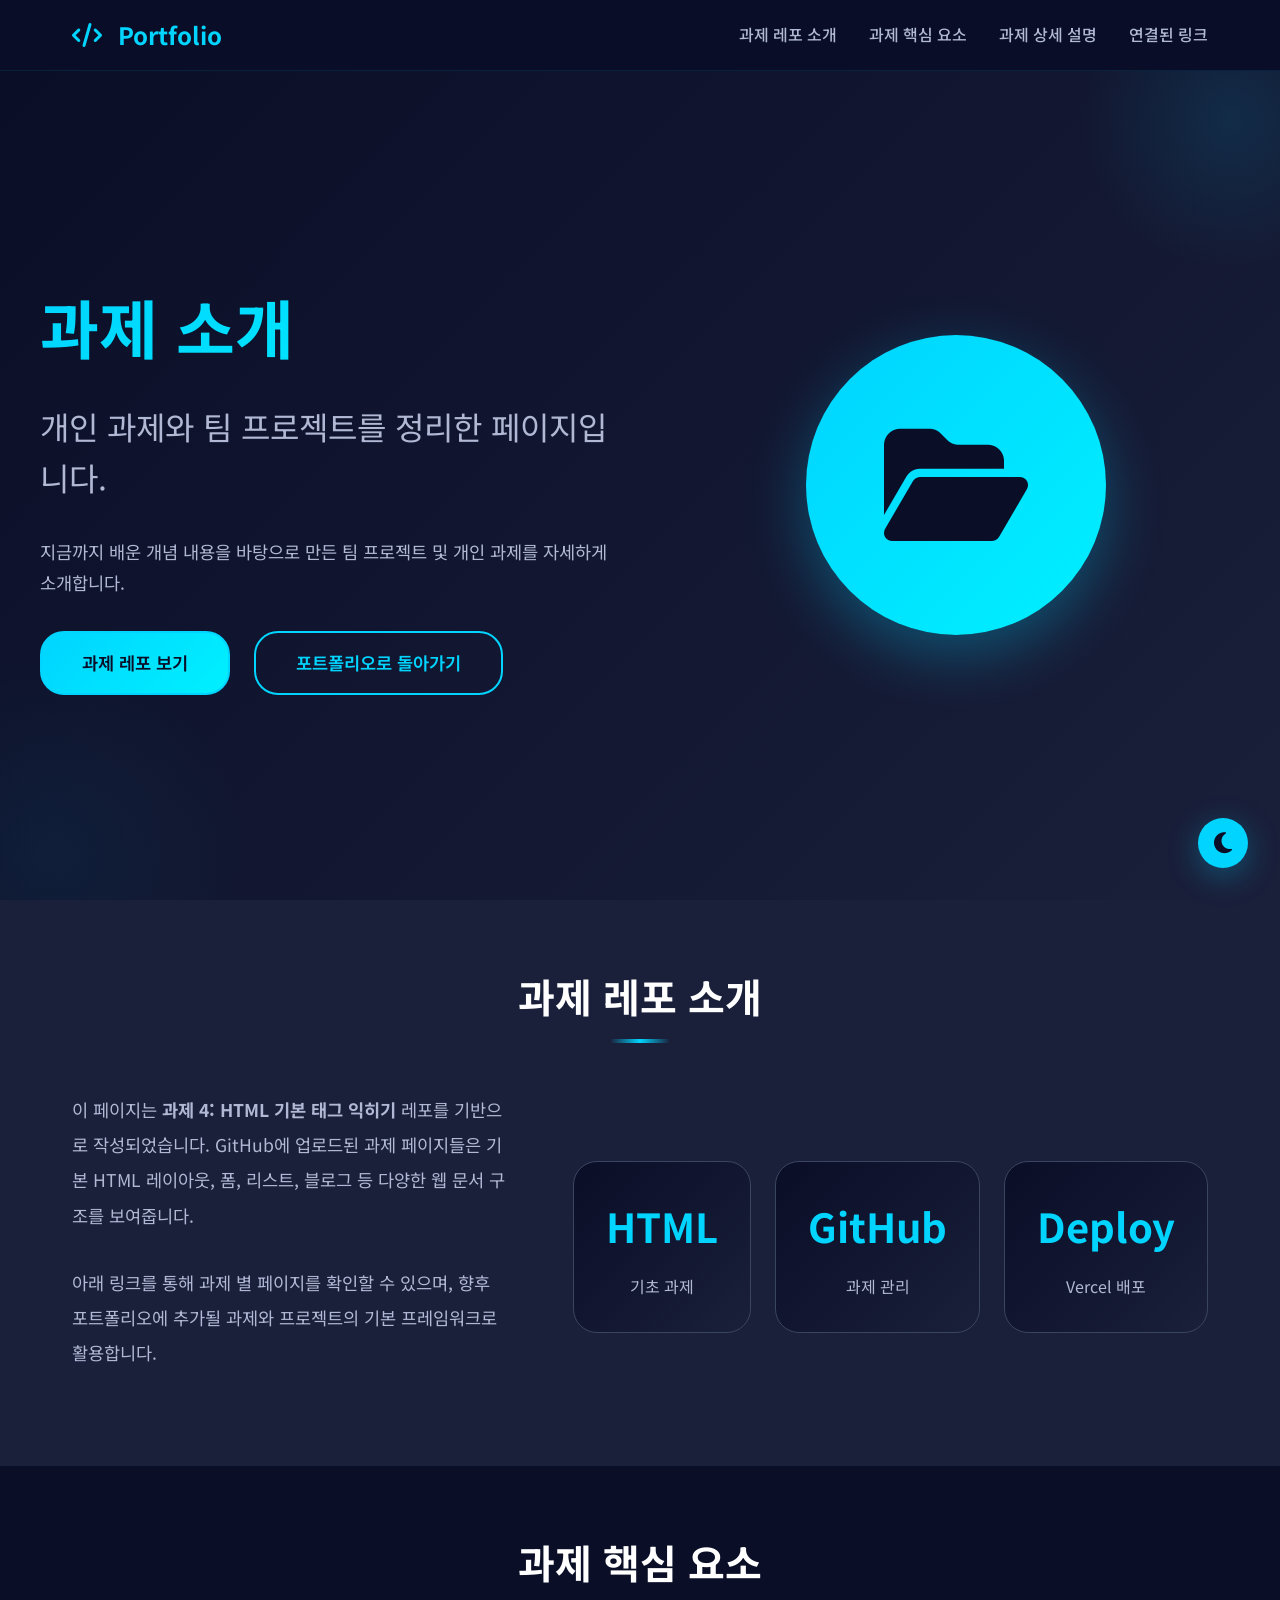
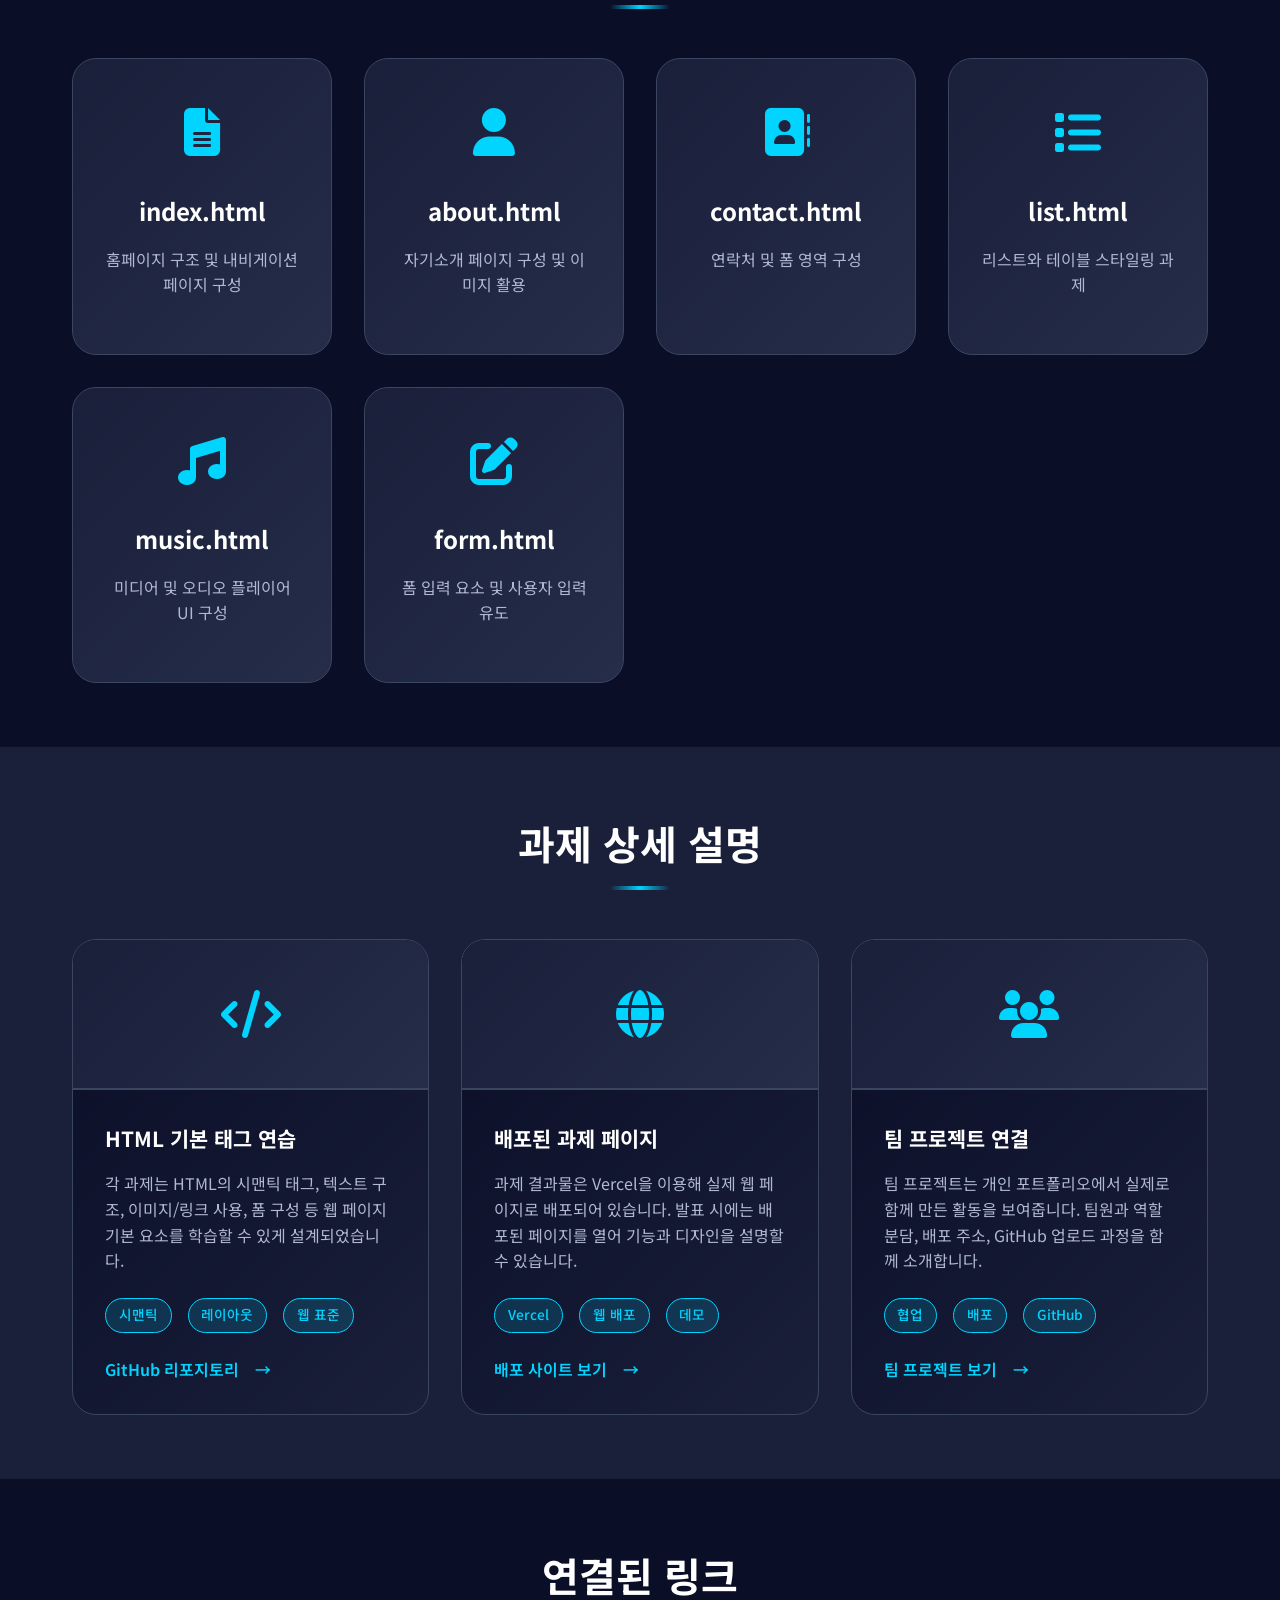
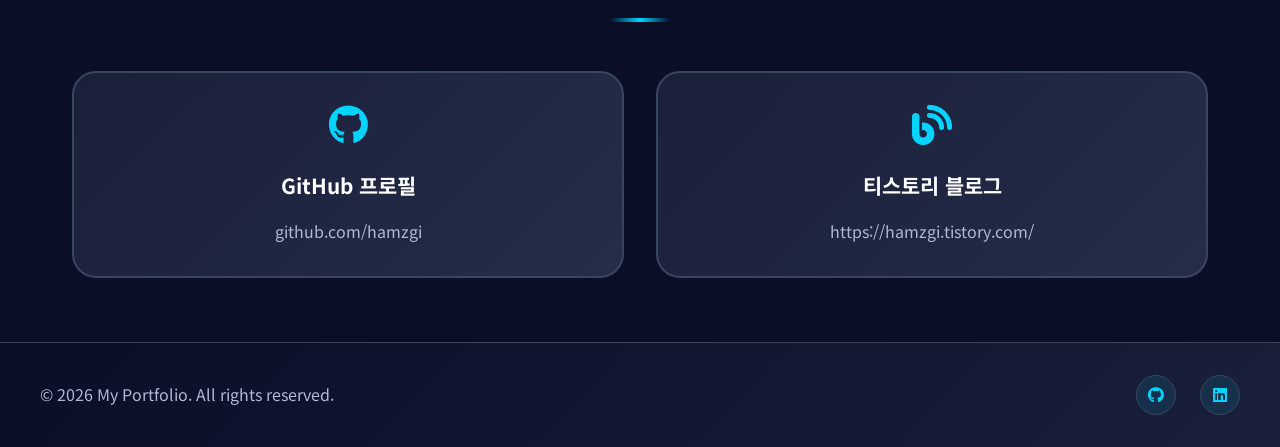
<file: old/assignments.html>
<!DOCTYPE html>
<html lang="ko">
<head>
    <meta charset="UTF-8">
    <meta name="viewport" content="width=device-width, initial-scale=1.0">
    <title>과제 소개 - 포트폴리오</title>

    <!-- Google Fonts -->
    <link href="https://fonts.googleapis.com/css2?family=Noto+Sans+KR:wght@400;500;700&family=Poppins:wght@400;600;700&display=swap" rel="stylesheet">
    
    <!-- Font Awesome -->
    <link rel="stylesheet" href="https://cdnjs.cloudflare.com/ajax/libs/font-awesome/6.4.0/css/all.min.css">
    
    <link rel="stylesheet" href="style.css">
</head>
<body>
    <button class="theme-toggle" id="themeToggle" aria-label="테마 전환">
        <i class="fas fa-moon"></i>
    </button>

    <header class="header">
        <nav class="navbar">
            <div class="nav-container">
                <a href="index.html" class="logo">
                    <i class="fas fa-code"></i> Portfolio
                </a>
                <ul class="nav-menu">
                    <li><a href="#repo" class="nav-link">과제 레포 소개</a></li>
                    <li><a href="#list" class="nav-link">과제 핵심 요소</a></li>
                    <li><a href="#details" class="nav-link">과제 상세 설명</a></li>
                    <li><a href="#links" class="nav-link">연결된 링크</a></li>
                </ul>
                <div class="hamburger" id="hamburger">
                    <span></span>
                    <span></span>
                    <span></span>
                </div>
            </div>
        </nav>
    </header>

    <main>
        <section class="hero" id="home">
            <div class="hero-content">
                <div class="hero-text">
                    <h1 class="hero-title">과제 소개</h1>
                    <p class="hero-subtitle">개인 과제와 팀 프로젝트를 정리한 페이지입니다.</p>
                    <p class="hero-description">
                        지금까지 배운 개념 내용을 바탕으로 만든
                        팀 프로젝트 및 개인 과제를 자세하게 소개합니다.
                    </p>
                    <div class="hero-buttons">
                        <a href="https://github.com/hamzgi/-4.-HTML-" target="_blank" rel="noopener noreferrer" class="btn btn-primary">과제 레포 보기</a>
                        <a href="index.html" class="btn btn-secondary">포트폴리오로 돌아가기</a>
                    </div>
                </div>
                <div class="hero-visual">
                    <div class="hero-avatar">
                        <i class="fas fa-folder-open"></i>
                    </div>
                </div>
            </div>
        </section>

        <section id="repo" class="about">
            <div class="container">
                <h2 class="section-title">과제 레포 소개</h2>
                <div class="about-content">
                    <div class="about-text">
                        <p>
                            이 페이지는 <strong>과제 4: HTML 기본 태그 익히기</strong> 레포를 기반으로 작성되었습니다.
                            GitHub에 업로드된 과제 페이지들은 기본 HTML 레이아웃, 폼, 리스트, 블로그 등 다양한 웹 문서 구조를 보여줍니다.
                        </p>
                        <p>
                            아래 링크를 통해 과제 별 페이지를 확인할 수 있으며, 
                            향후 포트폴리오에 추가될 과제와 프로젝트의 기본 프레임워크로 활용합니다.
                        </p>
                    </div>
                    <div class="about-stats">
                        <div class="stat-card">
                            <div class="stat-number">HTML</div>
                            <div class="stat-label">기초 과제</div>
                        </div>
                        <div class="stat-card">
                            <div class="stat-number">GitHub</div>
                            <div class="stat-label">과제 관리</div>
                        </div>
                        <div class="stat-card">
                            <div class="stat-number">Deploy</div>
                            <div class="stat-label">Vercel 배포</div>
                        </div>
                    </div>
                </div>
            </div>
        </section>

        <section id="list" class="skills">
            <div class="container">
                <h2 class="section-title">과제 핵심 요소</h2>
                <div class="skills-grid">
                    <a href="https://4-html-psi.vercel.app/" target="_blank" rel="noopener noreferrer" class="skill-card">
                        <div class="skill-icon">
                            <i class="fas fa-file-alt"></i>
                        </div>
                        <h3>index.html</h3>
                        <p>홈페이지 구조 및 내비게이션 페이지 구성</p>
                    </a>
                    <a href="https://4-html-psi.vercel.app/about.html" target="_blank" rel="noopener noreferrer" class="skill-card">
                        <div class="skill-icon">
                            <i class="fas fa-user"></i>
                        </div>
                        <h3>about.html</h3>
                        <p>자기소개 페이지 구성 및 이미지 활용</p>
                    </a>
                    <a href="https://4-html-psi.vercel.app/contact.html" target="_blank" rel="noopener noreferrer" class="skill-card">
                        <div class="skill-icon">
                            <i class="fas fa-address-book"></i>
                        </div>
                        <h3>contact.html</h3>
                        <p>연락처 및 폼 영역 구성</p>
                    </a>
                    <a href="https://4-html-psi.vercel.app/list.html" target="_blank" rel="noopener noreferrer" class="skill-card">
                        <div class="skill-icon">
                            <i class="fas fa-list"></i>
                        </div>
                        <h3>list.html</h3>
                        <p>리스트와 테이블 스타일링 과제</p>
                    </a>
                    <a href="https://4-html-psi.vercel.app/music.html" target="_blank" rel="noopener noreferrer" class="skill-card">
                        <div class="skill-icon">
                            <i class="fas fa-music"></i>
                        </div>
                        <h3>music.html</h3>
                        <p>미디어 및 오디오 플레이어 UI 구성</p>
                    </a>
                    <a href="https://4-html-psi.vercel.app/form.html" target="_blank" rel="noopener noreferrer" class="skill-card">
                        <div class="skill-icon">
                            <i class="fas fa-edit"></i>
                        </div>
                        <h3>form.html</h3>
                        <p>폼 입력 요소 및 사용자 입력 유도</p>
                    </a>
                </div>
            </div>
        </section>

        <section id="details" class="projects">
            <div class="container">
                <h2 class="section-title">과제 상세 설명</h2>
                <div class="projects-grid">
                    <div class="project-card">
                        <div class="project-image">
                            <i class="fas fa-code"></i>
                        </div>
                        <div class="project-content">
                            <h3>HTML 기본 태그 연습</h3>
                            <p>
                                각 과제는 HTML의 시맨틱 태그, 텍스트 구조, 이미지/링크 사용, 폼 구성 등 
                                웹 페이지 기본 요소를 학습할 수 있게 설계되었습니다.
                            </p>
                            <div class="project-tags">
                                <span class="tag">시맨틱</span>
                                <span class="tag">레이아웃</span>
                                <span class="tag">웹 표준</span>
                            </div>
                            <a href="https://github.com/hamzgi/-4.-HTML-/" target="_blank" rel="noopener noreferrer" class="project-link">GitHub 리포지토리</a>
                        </div>
                    </div>
                    <div class="project-card">
                        <div class="project-image">
                            <i class="fas fa-globe"></i>
                        </div>
                        <div class="project-content">
                            <h3>배포된 과제 페이지</h3>
                            <p>
                                과제 결과물은 Vercel을 이용해 실제 웹 페이지로 배포되어 있습니다. 
                                발표 시에는 배포된 페이지를 열어 기능과 디자인을 설명할 수 있습니다.
                            </p>
                            <div class="project-tags">
                                <span class="tag">Vercel</span>
                                <span class="tag">웹 배포</span>
                                <span class="tag">데모</span>
                            </div>
                            <a href="https://4-html-psi.vercel.app/" target="_blank" rel="noopener noreferrer" class="project-link">배포 사이트 보기</a>
                        </div>
                    </div>
                    <div class="project-card">
                        <div class="project-image">
                            <i class="fas fa-users"></i>
                        </div>
                        <div class="project-content">
                            <h3>팀 프로젝트 연결</h3>
                            <p>
                                팀 프로젝트는 개인 포트폴리오에서 실제로 함께 만든 활동을 보여줍니다.
                                팀원과 역할 분담, 배포 주소, GitHub 업로드 과정을 함께 소개합니다.
                            </p>
                            <div class="project-tags">
                                <span class="tag">협업</span>
                                <span class="tag">배포</span>
                                <span class="tag">GitHub</span>
                            </div>
                            <a href="index.html#projects" class="project-link">팀 프로젝트 보기</a>
                        </div>
                    </div>
                </div>
            </div>
        </section>

        <section id="links" class="contact">
            <div class="container">
                <h2 class="section-title">연결된 링크</h2>
                <div class="contact-methods">
                    <a href="https://github.com/hamzgi" target="_blank" rel="noopener noreferrer" class="contact-card">
                        <i class="fab fa-github"></i>
                        <h3>GitHub 프로필</h3>
                        <p>github.com/hamzgi</p>
                    </a>
                    <a href="https://hamzgi.tistory.com/" target="_blank" rel="noopener noreferrer" class="contact-card">
                        <i class="fas fa-blog"></i>
                        <h3>티스토리 블로그</h3>
                        <p>https://hamzgi.tistory.com/</p>
                    </a>
                </div>
            </div>
        </section>
    </main>

    <footer class="footer">
        <div class="footer-content">
            <p>&copy; 2026 My Portfolio. All rights reserved.</p>
            <div class="social-links">
                <a href="https://github.com/hamzgi" target="_blank" rel="noopener noreferrer" aria-label="GitHub">
                    <i class="fab fa-github"></i>
                </a>
                <a href="https://linkedin.com" target="_blank" rel="noopener noreferrer" aria-label="LinkedIn">
                    <i class="fab fa-linkedin"></i>
                </a>
            </div>
        </div>
    </footer>

    <script src="script.js"></script>
</body>
</html>
</file>
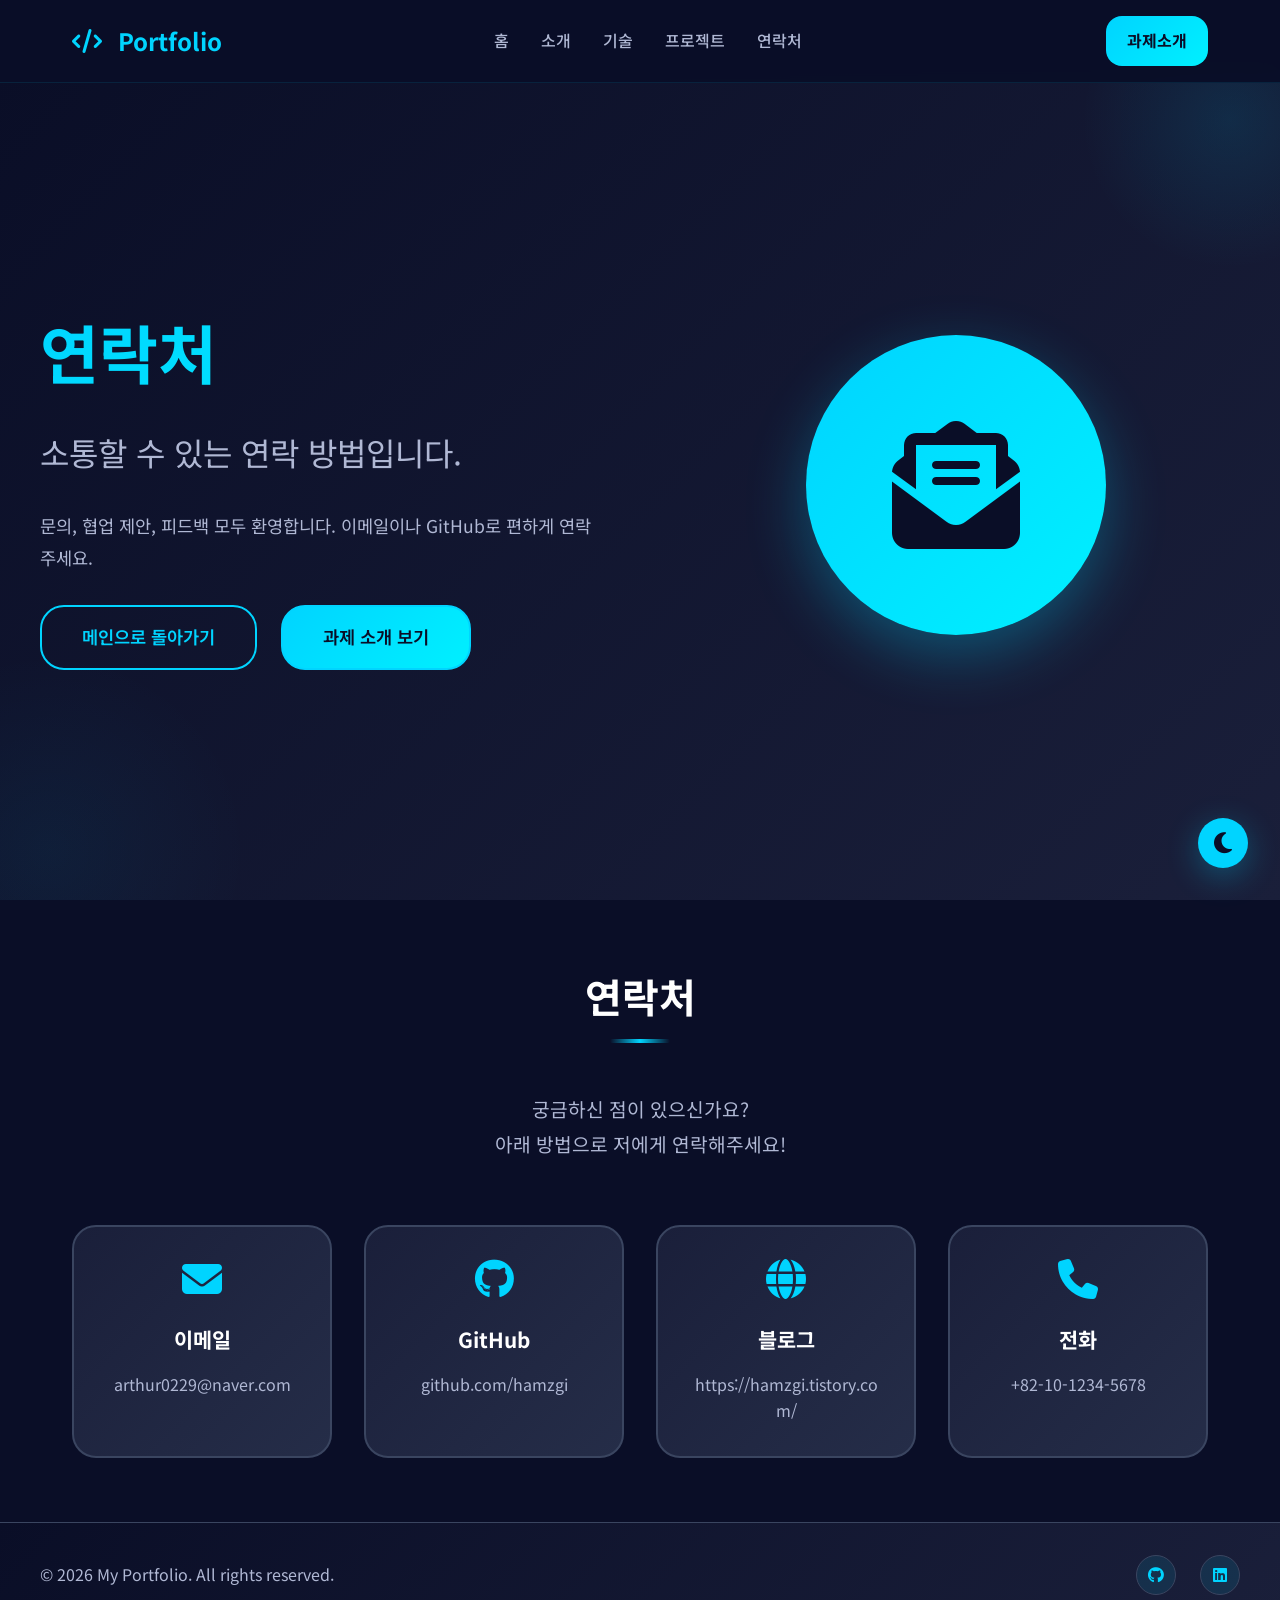
<file: old/contact.html>
<!DOCTYPE html>
<html lang="ko">
<head>
    <meta charset="UTF-8">
    <meta name="viewport" content="width=device-width, initial-scale=1.0">
    <title>연락처 - 포트폴리오</title>
    <link href="https://fonts.googleapis.com/css2?family=Noto+Sans+KR:wght@400;500;700&family=Poppins:wght@400;600;700&display=swap" rel="stylesheet">
    <link rel="stylesheet" href="https://cdnjs.cloudflare.com/ajax/libs/font-awesome/6.4.0/css/all.min.css">
    <link rel="stylesheet" href="style.css">
</head>
<body>
    <button class="theme-toggle" id="themeToggle" aria-label="테마 전환">
        <i class="fas fa-moon"></i>
    </button>

    <header class="header">
        <nav class="navbar">
            <div class="nav-container">
                <a href="index.html" class="logo">
                    <i class="fas fa-code"></i> Portfolio
                </a>
                <ul class="nav-menu">
                    <li><a href="index.html" class="nav-link">홈</a></li>
                    <li><a href="about.html" class="nav-link">소개</a></li>
                    <li><a href="skills.html" class="nav-link">기술</a></li>
                    <li><a href="projects.html" class="nav-link">프로젝트</a></li>
                    <li><a href="contact.html" class="nav-link">연락처</a></li>
                </ul>
                <a href="assignments.html" class="nav-cta">과제소개</a>
                <div class="hamburger" id="hamburger">
                    <span></span>
                    <span></span>
                    <span></span>
                </div>
            </div>
        </nav>
    </header>

    <main>
        <section class="hero">
            <div class="hero-content">
                <div class="hero-text">
                    <h1 class="hero-title">연락처</h1>
                    <p class="hero-subtitle">소통할 수 있는 연락 방법입니다.</p>
                    <p class="hero-description">문의, 협업 제안, 피드백 모두 환영합니다. 이메일이나 GitHub로 편하게 연락 주세요.</p>
                    <div class="hero-buttons">
                        <a href="index.html" class="btn btn-secondary">메인으로 돌아가기</a>
                        <a href="assignments.html" class="btn btn-primary">과제 소개 보기</a>
                    </div>
                </div>
                <div class="hero-visual">
                    <div class="hero-avatar">
                        <i class="fas fa-envelope-open-text"></i>
                    </div>
                </div>
            </div>
        </section>

        <section class="contact">
            <div class="container">
                <h2 class="section-title">연락처</h2>
                <div class="contact-content">
                    <p class="contact-intro">
                        궁금하신 점이 있으신가요?<br>
                        아래 방법으로 저에게 연락해주세요!
                    </p>
                    <div class="contact-methods">
                        <a href="mailto:arthur0229@naver.com" class="contact-card">
                            <i class="fas fa-envelope"></i>
                            <h3>이메일</h3>
                            <p>arthur0229@naver.com</p>
                        </a>
                        <a href="https://github.com/hamzgi" target="_blank" rel="noopener noreferrer" class="contact-card">
                            <i class="fab fa-github"></i>
                            <h3>GitHub</h3>
                            <p>github.com/hamzgi</p>
                        </a>
                        <a href="https://hamzgi.tistory.com/" target="_blank" rel="noopener noreferrer" class="contact-card">
                            <i class="fas fa-globe"></i>
                            <h3>블로그</h3>
                            <p>https://hamzgi.tistory.com/</p>
                        </a>
                        <a href="tel:+82-10-1234-5678" class="contact-card">
                            <i class="fas fa-phone"></i>
                            <h3>전화</h3>
                            <p>+82-10-1234-5678</p>
                        </a>
                    </div>
                </div>
            </div>
        </section>
    </main>

    <footer class="footer">
        <div class="footer-content">
            <p>&copy; 2026 My Portfolio. All rights reserved.</p>
            <div class="social-links">
                <a href="https://github.com/hamzgi" target="_blank" rel="noopener noreferrer" aria-label="GitHub">
                    <i class="fab fa-github"></i>
                </a>
                <a href="https://www.linkedin.com/in/%ED%98%95%EC%A7%84-%EB%B0%95-b14102368/" target="_blank" rel="noopener noreferrer" aria-label="LinkedIn">
                    <i class="fab fa-linkedin"></i>
                </a>
            </div>
        </div>
    </footer>

    <script src="script.js"></script>
</body>
</html>
</file>
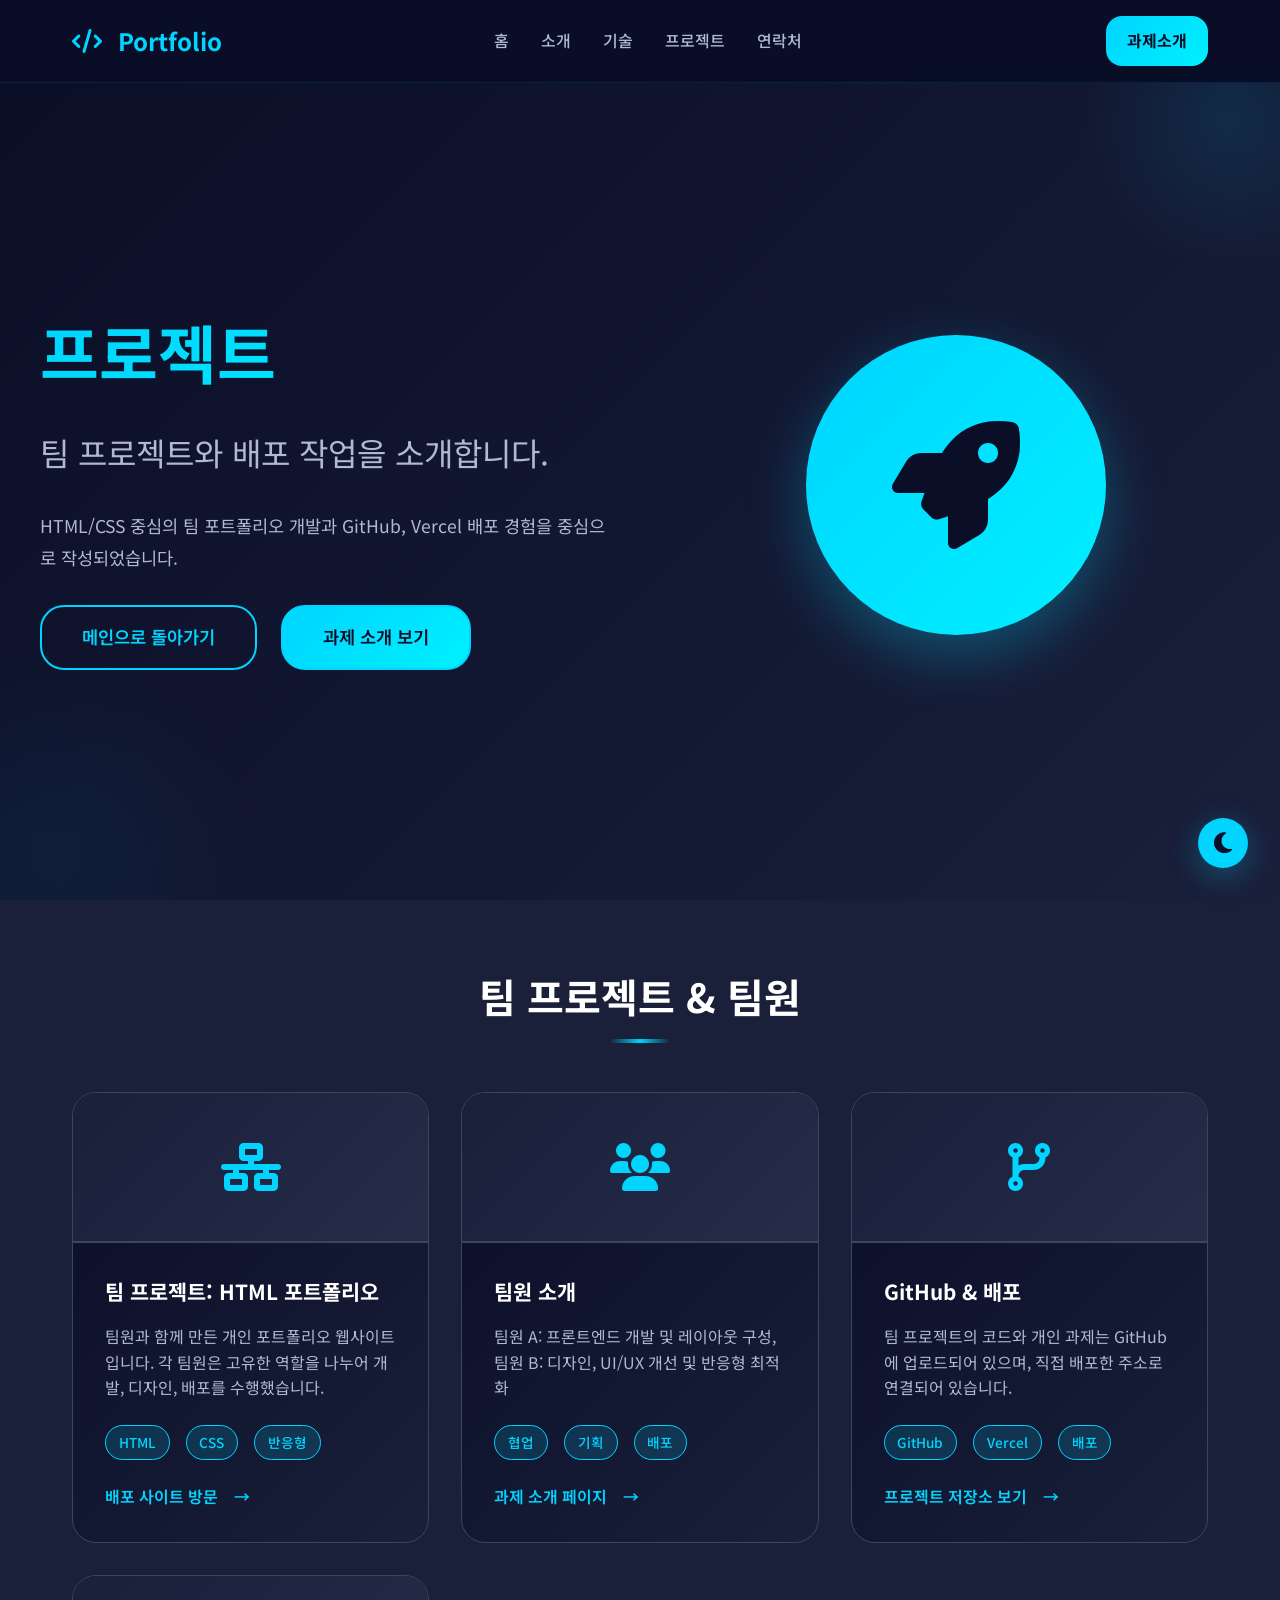
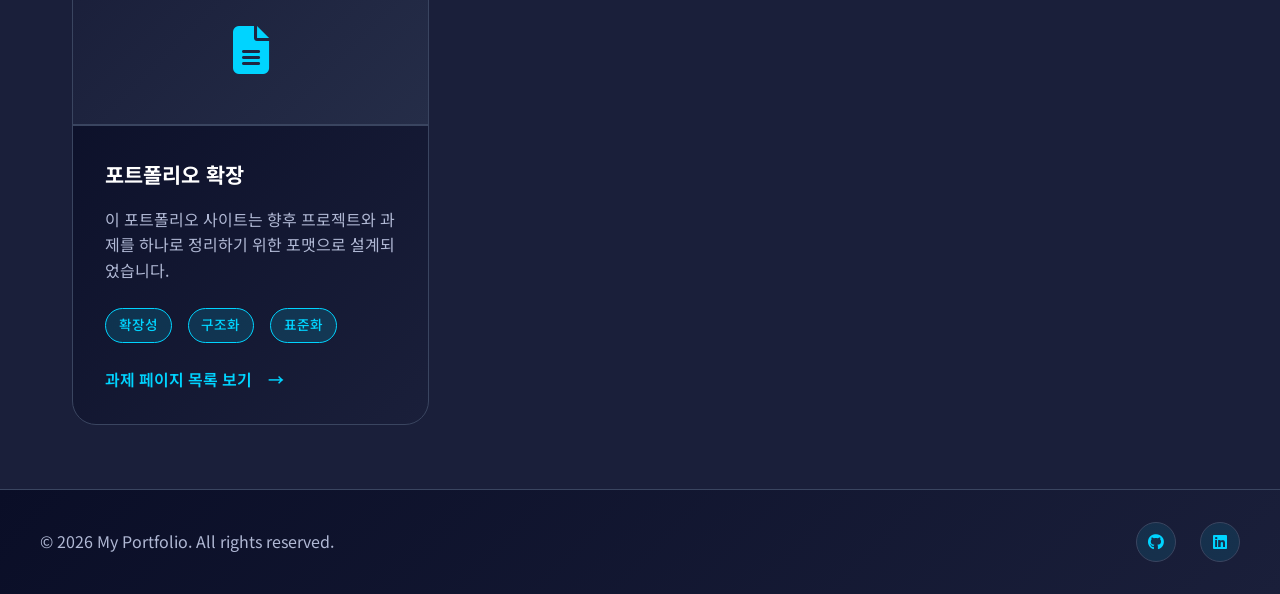
<file: old/projects.html>
<!DOCTYPE html>
<html lang="ko">
<head>
    <meta charset="UTF-8">
    <meta name="viewport" content="width=device-width, initial-scale=1.0">
    <title>프로젝트 - 포트폴리오</title>
    <link href="https://fonts.googleapis.com/css2?family=Noto+Sans+KR:wght@400;500;700&family=Poppins:wght@400;600;700&display=swap" rel="stylesheet">
    <link rel="stylesheet" href="https://cdnjs.cloudflare.com/ajax/libs/font-awesome/6.4.0/css/all.min.css">
    <link rel="stylesheet" href="style.css">
</head>
<body>
    <button class="theme-toggle" id="themeToggle" aria-label="테마 전환">
        <i class="fas fa-moon"></i>
    </button>

    <header class="header">
        <nav class="navbar">
            <div class="nav-container">
                <a href="index.html" class="logo">
                    <i class="fas fa-code"></i> Portfolio
                </a>
                <ul class="nav-menu">
                    <li><a href="index.html" class="nav-link">홈</a></li>
                    <li><a href="about.html" class="nav-link">소개</a></li>
                    <li><a href="skills.html" class="nav-link">기술</a></li>
                    <li><a href="projects.html" class="nav-link">프로젝트</a></li>
                    <li><a href="contact.html" class="nav-link">연락처</a></li>
                </ul>
                <a href="assignments.html" class="nav-cta">과제소개</a>
                <div class="hamburger" id="hamburger">
                    <span></span>
                    <span></span>
                    <span></span>
                </div>
            </div>
        </nav>
    </header>

    <main>
        <section class="hero">
            <div class="hero-content">
                <div class="hero-text">
                    <h1 class="hero-title">프로젝트</h1>
                    <p class="hero-subtitle">팀 프로젝트와 배포 작업을 소개합니다.</p>
                    <p class="hero-description">HTML/CSS 중심의 팀 포트폴리오 개발과 GitHub, Vercel 배포 경험을 중심으로 작성되었습니다.</p>
                    <div class="hero-buttons">
                        <a href="index.html" class="btn btn-secondary">메인으로 돌아가기</a>
                        <a href="assignments.html" class="btn btn-primary">과제 소개 보기</a>
                    </div>
                </div>
                <div class="hero-visual">
                    <div class="hero-avatar">
                        <i class="fas fa-rocket"></i>
                    </div>
                </div>
            </div>
        </section>

        <section class="projects">
            <div class="container">
                <h2 class="section-title">팀 프로젝트 & 팀원</h2>
                <div class="projects-grid">
                    <div class="project-card">
                        <div class="project-image">
                            <i class="fas fa-network-wired"></i>
                        </div>
                        <div class="project-content">
                            <h3>팀 프로젝트: HTML 포트폴리오</h3>
                            <p>팀원과 함께 만든 개인 포트폴리오 웹사이트입니다. 각 팀원은 고유한 역할을 나누어 개발, 디자인, 배포를 수행했습니다.</p>
                            <div class="project-tags">
                                <span class="tag">HTML</span>
                                <span class="tag">CSS</span>
                                <span class="tag">반응형</span>
                            </div>
                            <a href="https://4-html-psi.vercel.app/" target="_blank" rel="noopener noreferrer" class="project-link">배포 사이트 방문</a>
                        </div>
                    </div>
                    <div class="project-card">
                        <div class="project-image">
                            <i class="fas fa-users"></i>
                        </div>
                        <div class="project-content">
                            <h3>팀원 소개</h3>
                            <p>팀원 A: 프론트엔드 개발 및 레이아웃 구성, 팀원 B: 디자인, UI/UX 개선 및 반응형 최적화</p>
                            <div class="project-tags">
                                <span class="tag">협업</span>
                                <span class="tag">기획</span>
                                <span class="tag">배포</span>
                            </div>
                            <a href="assignments.html" class="project-link">과제 소개 페이지</a>
                        </div>
                    </div>
                    <div class="project-card">
                        <div class="project-image">
                            <i class="fas fa-code-branch"></i>
                        </div>
                        <div class="project-content">
                            <h3>GitHub & 배포</h3>
                            <p>팀 프로젝트의 코드와 개인 과제는 GitHub에 업로드되어 있으며, 직접 배포한 주소로 연결되어 있습니다.</p>
                            <div class="project-tags">
                                <span class="tag">GitHub</span>
                                <span class="tag">Vercel</span>
                                <span class="tag">배포</span>
                            </div>
                            <a href="https://github.com/hamzgi/-4.-HTML-" target="_blank" rel="noopener noreferrer" class="project-link">프로젝트 저장소 보기</a>
                        </div>
                    </div>
                    <div class="project-card">
                        <div class="project-image">
                            <i class="fas fa-file-alt"></i>
                        </div>
                        <div class="project-content">
                            <h3>포트폴리오 확장</h3>
                            <p>이 포트폴리오 사이트는 향후 프로젝트와 과제를 하나로 정리하기 위한 포맷으로 설계되었습니다.</p>
                            <div class="project-tags">
                                <span class="tag">확장성</span>
                                <span class="tag">구조화</span>
                                <span class="tag">표준화</span>
                            </div>
                            <a href="assignments.html" class="project-link">과제 페이지 목록 보기</a>
                        </div>
                    </div>
                </div>
            </div>
        </section>
    </main>

    <footer class="footer">
        <div class="footer-content">
            <p>&copy; 2026 My Portfolio. All rights reserved.</p>
            <div class="social-links">
                <a href="https://github.com/hamzgi" target="_blank" rel="noopener noreferrer" aria-label="GitHub">
                    <i class="fab fa-github"></i>
                </a>
                <a href="https://www.linkedin.com/in/%ED%98%95%EC%A7%84-%EB%B0%95-b14102368/" target="_blank" rel="noopener noreferrer" aria-label="LinkedIn">
                    <i class="fab fa-linkedin"></i>
                </a>
            </div>
        </div>
    </footer>

    <script src="script.js"></script>
</body>
</html>
</file>
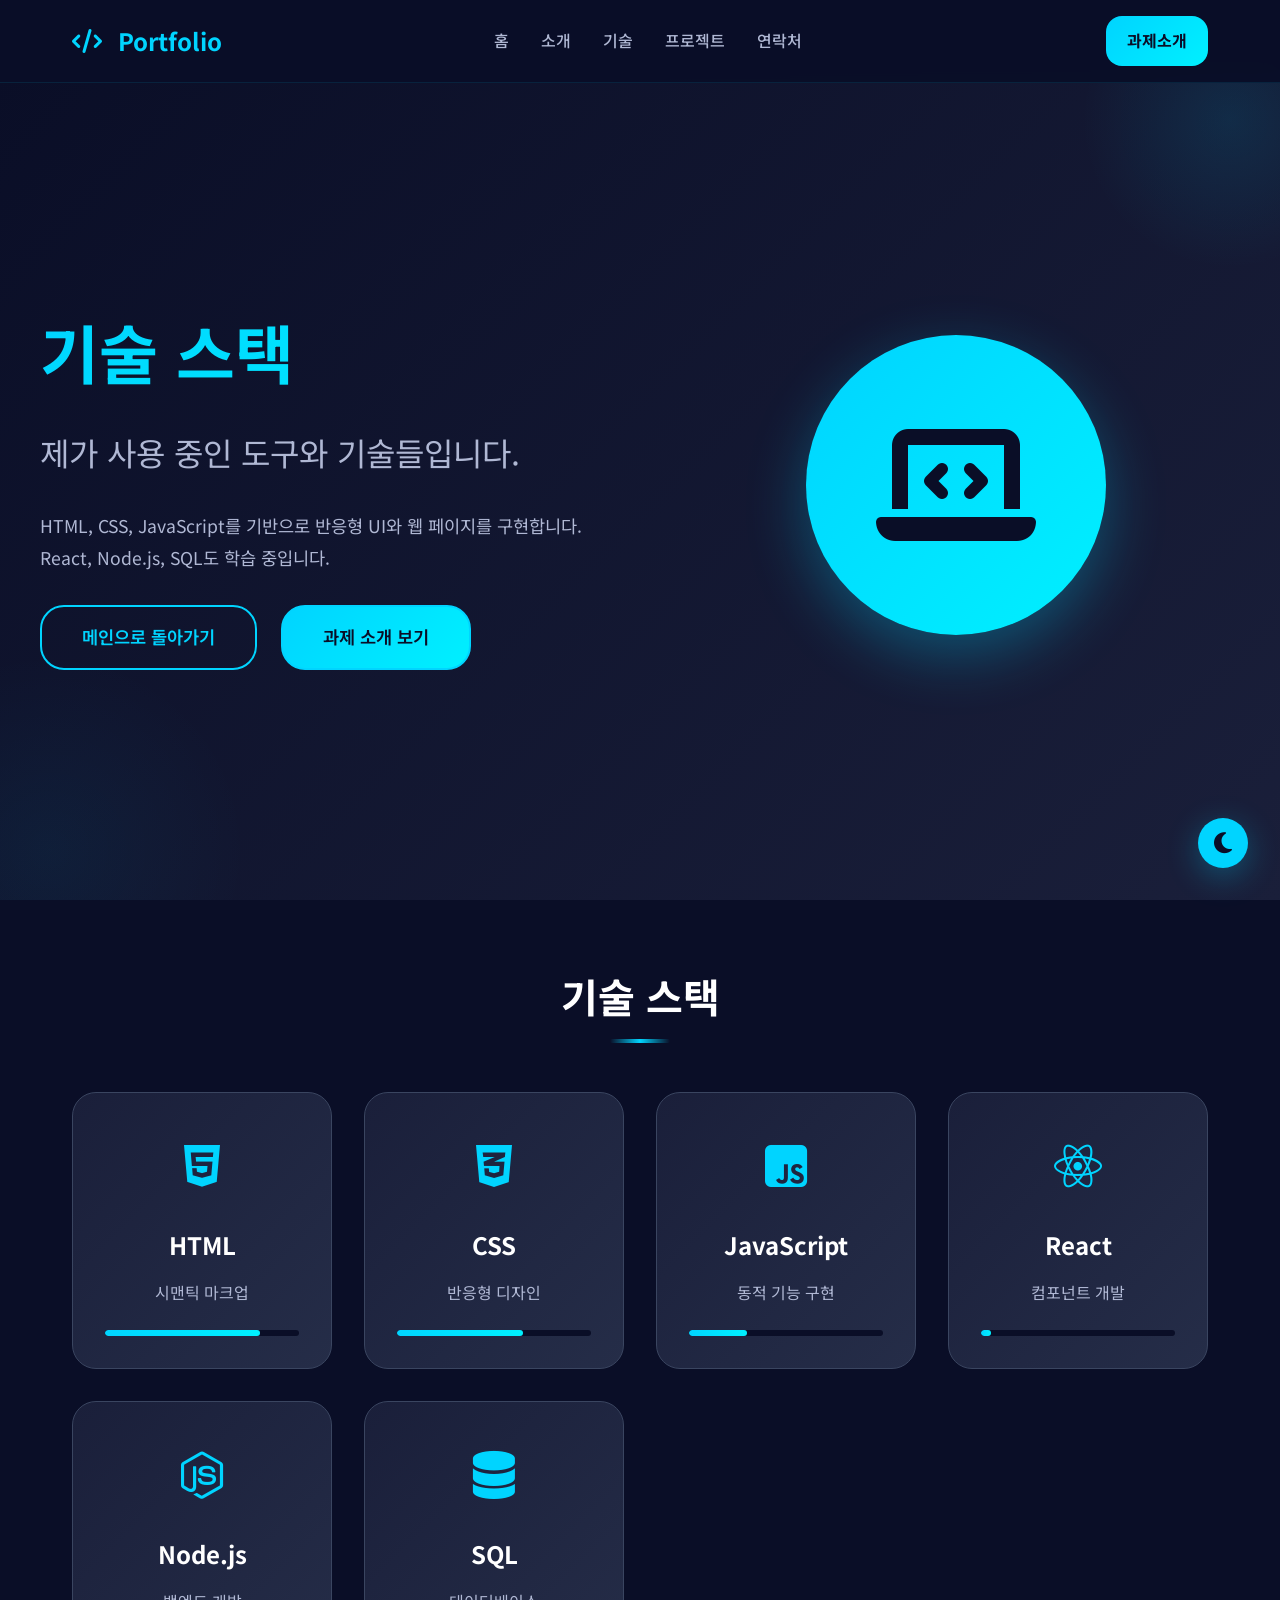
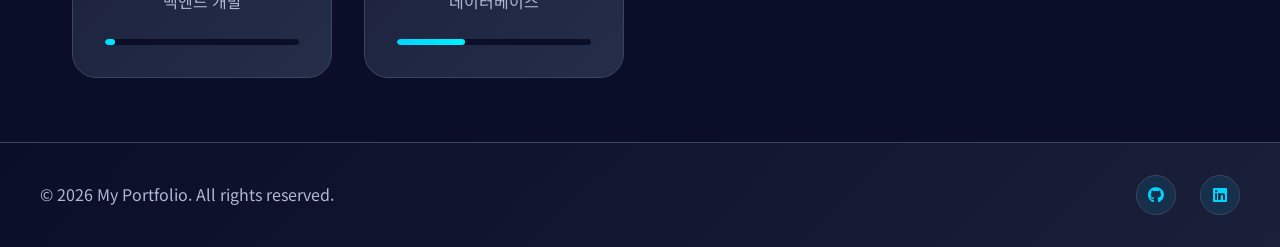
<file: old/skills.html>
<!DOCTYPE html>
<html lang="ko">
<head>
    <meta charset="UTF-8">
    <meta name="viewport" content="width=device-width, initial-scale=1.0">
    <title>기술 스택 - 포트폴리오</title>
    <link href="https://fonts.googleapis.com/css2?family=Noto+Sans+KR:wght@400;500;700&family=Poppins:wght@400;600;700&display=swap" rel="stylesheet">
    <link rel="stylesheet" href="https://cdnjs.cloudflare.com/ajax/libs/font-awesome/6.4.0/css/all.min.css">
    <link rel="stylesheet" href="style.css">
</head>
<body>
    <button class="theme-toggle" id="themeToggle" aria-label="테마 전환">
        <i class="fas fa-moon"></i>
    </button>

    <header class="header">
        <nav class="navbar">
            <div class="nav-container">
                <a href="index.html" class="logo">
                    <i class="fas fa-code"></i> Portfolio
                </a>
                <ul class="nav-menu">
                    <li><a href="index.html" class="nav-link">홈</a></li>
                    <li><a href="about.html" class="nav-link">소개</a></li>
                    <li><a href="skills.html" class="nav-link">기술</a></li>
                    <li><a href="projects.html" class="nav-link">프로젝트</a></li>
                    <li><a href="contact.html" class="nav-link">연락처</a></li>
                </ul>
                <a href="assignments.html" class="nav-cta">과제소개</a>
                <div class="hamburger" id="hamburger">
                    <span></span>
                    <span></span>
                    <span></span>
                </div>
            </div>
        </nav>
    </header>

    <main>
        <section class="hero">
            <div class="hero-content">
                <div class="hero-text">
                    <h1 class="hero-title">기술 스택</h1>
                    <p class="hero-subtitle">제가 사용 중인 도구와 기술들입니다.</p>
                    <p class="hero-description">HTML, CSS, JavaScript를 기반으로 반응형 UI와 웹 페이지를 구현합니다. React, Node.js, SQL도 학습 중입니다.</p>
                    <div class="hero-buttons">
                        <a href="index.html" class="btn btn-secondary">메인으로 돌아가기</a>
                        <a href="assignments.html" class="btn btn-primary">과제 소개 보기</a>
                    </div>
                </div>
                <div class="hero-visual">
                    <div class="hero-avatar">
                        <i class="fas fa-laptop-code"></i>
                    </div>
                </div>
            </div>
        </section>

        <section class="skills">
            <div class="container">
                <h2 class="section-title">기술 스택</h2>
                <div class="skills-grid">
                    <div class="skill-card">
                        <div class="skill-icon">
                            <i class="fab fa-html5"></i>
                        </div>
                        <h3>HTML</h3>
                        <p>시맨틱 마크업</p>
                        <div class="skill-bar">
                            <div class="skill-progress" style="--progress: 80%"></div>
                        </div>
                    </div>
                    <div class="skill-card">
                        <div class="skill-icon">
                            <i class="fab fa-css3-alt"></i>
                        </div>
                        <h3>CSS</h3>
                        <p>반응형 디자인</p>
                        <div class="skill-bar">
                            <div class="skill-progress" style="--progress: 65%"></div>
                        </div>
                    </div>
                    <div class="skill-card">
                        <div class="skill-icon">
                            <i class="fab fa-js-square"></i>
                        </div>
                        <h3>JavaScript</h3>
                        <p>동적 기능 구현</p>
                        <div class="skill-bar">
                            <div class="skill-progress" style="--progress: 30%"></div>
                        </div>
                    </div>
                    <div class="skill-card">
                        <div class="skill-icon">
                            <i class="fab fa-react"></i>
                        </div>
                        <h3>React</h3>
                        <p>컴포넌트 개발</p>
                        <div class="skill-bar">
                            <div class="skill-progress" style="--progress: 5%"></div>
                        </div>
                    </div>
                    <div class="skill-card">
                        <div class="skill-icon">
                            <i class="fab fa-node-js"></i>
                        </div>
                        <h3>Node.js</h3>
                        <p>백엔드 개발</p>
                        <div class="skill-bar">
                            <div class="skill-progress" style="--progress: 5%"></div>
                        </div>
                    </div>
                    <div class="skill-card">
                        <div class="skill-icon">
                            <i class="fas fa-database"></i>
                        </div>
                        <h3>SQL</h3>
                        <p>데이터베이스</p>
                        <div class="skill-bar">
                            <div class="skill-progress" style="--progress: 35%"></div>
                        </div>
                    </div>
                </div>
            </div>
        </section>
    </main>

    <footer class="footer">
        <div class="footer-content">
            <p>&copy; 2026 My Portfolio. All rights reserved.</p>
            <div class="social-links">
                <a href="https://github.com/hamzgi" target="_blank" rel="noopener noreferrer" aria-label="GitHub">
                    <i class="fab fa-github"></i>
                </a>
                <a href="https://www.linkedin.com/in/%ED%98%95%EC%A7%84-%EB%B0%95-b14102368/" target="_blank" rel="noopener noreferrer" aria-label="LinkedIn">
                    <i class="fab fa-linkedin"></i>
                </a>
            </div>
        </div>
    </footer>

    <script src="script.js"></script>
</body>
</html>
</file>
<file: style.css>
:root {
    /* Colors - Dark Mode */
    --bg-primary: #0a0e27;
    --bg-secondary: #1a1f3a;
    --bg-tertiary: #252d48;
    --text-primary: #ffffff;
    --text-secondary: #b0b8d4;
    --accent: #00d4ff;
    --accent-hover: #00f0ff;
    --border-color: #3a4560;
    
    /* Light Mode Colors */
    --light-bg-primary: #ffffff;
    --light-bg-secondary: #f5f7fa;
    --light-bg-tertiary: #e8edf5;
    --light-text-primary: #0a0e27;
    --light-text-secondary: #5a6376;
    --light-border-color: #d4dce8;
    
    /* Spacing */
    --spacing-xs: 0.5rem;
    --spacing-sm: 1rem;
    --spacing-md: 1.5rem;
    --spacing-lg: 2rem;
    --spacing-xl: 3rem;
    --spacing-xxl: 4rem;
    
    /* Transitions */
    --transition: all 0.3s ease;
    --transition-smooth: all 0.5s cubic-bezier(0.25, 0.46, 0.45, 0.94);
    
    /* Border Radius */
    --radius-sm: 0.5rem;
    --radius-md: 1rem;
    --radius-lg: 1.5rem;

    /* New: Placeholders & Credentials style variable */
    --placeholder-bg: rgba(255, 255, 255, 0.03);
}

body.light-mode {
    --bg-primary: #ffffff;
    --bg-secondary: #f5f7fa;
    --bg-tertiary: #e8edf5;
    --text-primary: #0a0e27;
    --text-secondary: #5a6376;
    --border-color: #d4dce8;
    --placeholder-bg: rgba(0, 0, 0, 0.03);
}

* {
    margin: 0;
    padding: 0;
    box-sizing: border-box;
}

html {
    scroll-behavior: smooth;
}

body {
    font-family: 'Noto Sans KR', sans-serif;
    background-color: var(--bg-primary);
    color: var(--text-primary);
    line-height: 1.6;
    transition: var(--transition);
}

/* ==================== Header & Navigation ==================== */
.header {
    position: fixed;
    top: 0;
    left: 0;
    right: 0;
    background-color: rgba(10, 14, 39, 0.95);
    backdrop-filter: blur(10px);
    z-index: 1000;
    border-bottom: 1px solid rgba(0, 212, 255, 0.1);
    transition: var(--transition);
}

body.light-mode .header {
    background-color: rgba(255, 255, 255, 0.95);
    border-bottom-color: rgba(0, 212, 255, 0.2);
}

.navbar {
    padding: 1rem 0;
}

.nav-container {
    max-width: 1200px;
    margin: 0 auto;
    padding: 0 var(--spacing-lg);
    display: flex;
    justify-content: space-between;
    align-items: center;
}

.logo {
    font-size: 1.5rem;
    font-weight: 700;
    color: var(--accent);
    text-decoration: none;
    display: flex;
    align-items: center;
    gap: var(--spacing-sm);
    transition: var(--transition);
}

.logo:hover {
    color: var(--accent-hover);
    transform: translateY(-2px);
}

.nav-menu {
    display: flex;
    list-style: none;
    gap: var(--spacing-lg);
}

.nav-link {
    text-decoration: none;
    color: var(--text-secondary);
    transition: var(--transition);
    font-weight: 500;
    position: relative;
}

.nav-cta {
    margin-left: var(--spacing-lg);
    padding: 0.75rem 1.3rem;
    border-radius: var(--radius-md);
    background: linear-gradient(135deg, var(--accent), var(--accent-hover));
    color: var(--bg-primary);
    text-decoration: none;
    font-weight: 700;
    transition: var(--transition);
}

.nav-cta:hover {
    transform: translateY(-2px);
    box-shadow: 0 10px 25px rgba(0, 212, 255, 0.25);
}

.nav-link:hover {
    color: var(--accent);
}

.nav-link::after {
    content: '';
    position: absolute;
    bottom: -5px;
    left: 0;
    width: 0;
    height: 2px;
    background-color: var(--accent);
    transition: width 0.3s ease;
}

.nav-link:hover::after {
    width: 100%;
}

.hamburger {
    display: none;
    flex-direction: column;
    cursor: pointer;
}

.hamburger span {
    width: 25px;
    height: 3px;
    background-color: var(--text-primary);
    margin: 3px 0;
    transition: var(--transition);
    border-radius: 2px;
}

.hamburger.active span:nth-child(1) {
    transform: rotate(-45deg) translate(-8px, 8px);
}

.hamburger.active span:nth-child(2) {
    opacity: 0;
}

.hamburger.active span:nth-child(3) {
    transform: rotate(45deg) translate(-7px, -7px);
}

/* Theme Toggle Button */
.theme-toggle {
    position: fixed;
    bottom: 2rem;
    right: 2rem;
    width: 50px;
    height: 50px;
    border-radius: 50%;
    background-color: var(--accent);
    border: none;
    color: var(--bg-primary);
    font-size: 1.5rem;
    cursor: pointer;
    display: flex;
    align-items: center;
    justify-content: center;
    z-index: 999;
    transition: var(--transition);
    box-shadow: 0 8px 32px rgba(0, 212, 255, 0.3);
}

.theme-toggle:hover {
    background-color: var(--accent-hover);
    transform: scale(1.1) rotate(20deg);
    box-shadow: 0 12px 40px rgba(0, 212, 255, 0.5);
}

/* ==================== Main Layout ==================== */
main {
    margin-top: 70px;
}

.container {
    max-width: 1200px;
    margin: 0 auto;
    padding: 0 var(--spacing-lg);
}

.section-title {
    font-size: 2.5rem;
    font-weight: 700;
    text-align: center;
    margin-bottom: var(--spacing-xxl);
    position: relative;
    display: inline-block;
    width: 100%;
}

.section-title::before {
    content: '';
    position: absolute;
    bottom: -15px;
    left: 50%;
    transform: translateX(-50%);
    width: 60px;
    height: 4px;
    background: linear-gradient(90deg, transparent, var(--accent), transparent);
    border-radius: 2px;
}

/* ==================== Hero Section ==================== */
.hero {
    padding: var(--spacing-xxl) var(--spacing-lg);
    min-height: calc(100vh - 70px);
    display: flex;
    align-items: center;
    justify-content: center;
    background: linear-gradient(135deg, var(--bg-primary) 0%, var(--bg-secondary) 100%);
    position: relative;
    overflow: hidden;
}

.hero::before {
    content: '';
    position: absolute;
    width: 300px;
    height: 300px;
    background: radial-gradient(circle, rgba(0, 212, 255, 0.1) 0%, transparent 70%);
    border-radius: 50%;
    top: -100px;
    right: -100px;
    animation: float 6s ease-in-out infinite;
}

.hero::after {
    content: '';
    position: absolute;
    width: 400px;
    height: 400px;
    background: radial-gradient(circle, rgba(0, 212, 255, 0.05) 0%, transparent 70%);
    border-radius: 50%;
    bottom: -150px;
    left: -150px;
    animation: float 8s ease-in-out infinite reverse;
}

.hero-content {
    display: grid;
    grid-template-columns: 1fr 1fr;
    gap: var(--spacing-xxl);
    align-items: center;
    position: relative;
    z-index: 1;
    max-width: 1200px;
    width: 100%;
}

.hero-title {
    font-size: 4rem;
    font-weight: 700;
    margin-bottom: var(--spacing-md);
    background: linear-gradient(135deg, var(--accent), var(--accent-hover));
    -webkit-background-clip: text;
    -webkit-text-fill-color: transparent;
    background-clip: text;
    animation: slideInUp 0.8s ease-out;
}

.hero-subtitle {
    font-size: 2rem;
    color: var(--text-secondary);
    margin-bottom: var(--spacing-lg);
    animation: slideInUp 0.8s ease-out 0.2s backwards;
}

.hero-description {
    font-size: 1.1rem;
    color: var(--text-secondary);
    margin-bottom: var(--spacing-lg);
    line-height: 1.8;
    animation: slideInUp 0.8s ease-out 0.4s backwards;
}

.hero-buttons {
    display: flex;
    gap: var(--spacing-md);
    margin-top: var(--spacing-lg);
    animation: slideInUp 0.8s ease-out 0.6s backwards;
}

.btn {
    padding: 1rem 2.5rem;
    border-radius: var(--radius-lg);
    font-size: 1.1rem;
    font-weight: 600;
    text-decoration: none;
    display: inline-flex;
    align-items: center;
    justify-content: center;
    cursor: pointer;
    border: none;
    transition: var(--transition);
    position: relative;
    overflow: hidden;
}

.btn::before {
    content: '';
    position: absolute;
    top: 0;
    left: -100%;
    width: 100%;
    height: 100%;
    background-color: rgba(255, 255, 255, 0.2);
    transition: left 0.3s ease;
}

.btn:hover::before {
    left: 100%;
}

.btn-primary {
    background: linear-gradient(135deg, var(--accent), var(--accent-hover));
    color: var(--bg-primary);
    border: 2px solid var(--accent);
}

.btn-primary:hover {
    box-shadow: 0 10px 30px rgba(0, 212, 255, 0.4);
    transform: translateY(-3px);
}

.btn-secondary {
    background-color: transparent;
    color: var(--accent);
    border: 2px solid var(--accent);
}

.btn-secondary:hover {
    background-color: rgba(0, 212, 255, 0.1);
    box-shadow: 0 10px 30px rgba(0, 212, 255, 0.2);
    transform: translateY(-3px);
}

.hero-visual {
    display: flex;
    justify-content: center;
    align-items: center;
}

.hero-avatar {
    width: 300px;
    height: 300px;
    border-radius: 50%;
    background: linear-gradient(135deg, var(--accent), var(--accent-hover));
    display: flex;
    align-items: center;
    justify-content: center;
    font-size: 8rem;
    color: var(--bg-primary);
    animation: float 4s ease-in-out infinite;
    box-shadow: 0 20px 60px rgba(0, 212, 255, 0.3);
    position: relative;
    overflow: hidden;
}

.profile-image {
    width: 100%;
    height: 100%;
    object-fit: cover;
    border-radius: 50%;
    border: 3px solid rgba(255, 255, 255, 0.2);
}

.hero-avatar::before {
    content: '';
    position: absolute;
    inset: -5px;
    border-radius: 50%;
    background: linear-gradient(90deg, var(--accent), var(--accent-hover), var(--accent));
    opacity: 0;
    animation: pulse 2s ease-in-out infinite;
}

/* ==================== About Section ==================== */
.about {
    padding: var(--spacing-xxl) var(--spacing-lg);
    background-color: var(--bg-secondary);
}

.about-content {
    display: grid;
    grid-template-columns: 1fr 1fr;
    gap: var(--spacing-xxl);
    align-items: center;
}

.about-text {
    font-size: 1.1rem;
    line-height: 2;
    color: var(--text-secondary);
}

.about-text p {
    margin-bottom: var(--spacing-lg);
    transition: var(--transition);
}

.about-text p:hover {
    color: var(--accent);
}

.about-stats {
    display: grid;
    grid-template-columns: repeat(3, 1fr);
    gap: var(--spacing-md);
}

.stat-card {
    background: linear-gradient(135deg, var(--bg-primary), var(--bg-secondary));
    padding: var(--spacing-lg);
    border-radius: var(--radius-lg);
    border: 1px solid var(--border-color);
    text-align: center;
    transition: var(--transition);
    cursor: pointer;
}

.stat-card:hover {
    border-color: var(--accent);
    transform: translateY(-5px);
    box-shadow: 0 10px 30px rgba(0, 212, 255, 0.2);
}

.stat-number {
    font-size: 2.5rem;
    font-weight: 700;
    color: var(--accent);
    margin-bottom: var(--spacing-sm);
}

.stat-label {
    color: var(--text-secondary);
    font-size: 1rem;
    white-space: nowrap;
}

/* ==================== Skills Section ==================== */
.skills {
    padding: var(--spacing-xxl) var(--spacing-lg);
}

.skills-grid {
    display: grid;
    grid-template-columns: repeat(auto-fit, minmax(250px, 1fr));
    gap: var(--spacing-lg);
}

.skill-card {
    background: linear-gradient(135deg, var(--bg-secondary), var(--bg-tertiary));
    padding: var(--spacing-lg);
    border-radius: var(--radius-lg);
    border: 1px solid var(--border-color);
    text-align: center;
    transition: var(--transition);
    cursor: pointer;
    position: relative;
    overflow: hidden;
    text-decoration: none;
    color: inherit;
    display: block;
}

.skill-card::before {
    content: '';
    position: absolute;
    top: -100%;
    left: 0;
    right: 0;
    height: 2px;
    background: linear-gradient(90deg, transparent, var(--accent), transparent);
    transition: top 0.6s ease;
}

.skill-card:hover {
    border-color: var(--accent);
    transform: translateY(-8px);
    box-shadow: 0 15px 40px rgba(0, 212, 255, 0.2);
}

.skill-card:hover::before {
    top: 0;
}

.skill-icon {
    font-size: 3rem;
    color: var(--accent);
    margin-bottom: var(--spacing-md);
    transition: var(--transition);
}

.skill-card:hover .skill-icon {
    transform: scale(1.2) rotateY(360deg);
    animation: spin 0.6s ease-in-out;
}

.skill-card h3 {
    font-size: 1.5rem;
    margin-bottom: var(--spacing-sm);
}

.skill-card p {
    color: var(--text-secondary);
    margin-bottom: var(--spacing-md);
}

.skill-bar {
    height: 6px;
    background-color: var(--bg-primary);
    border-radius: 3px;
    overflow: hidden;
    position: relative;
}

.skill-progress {
    height: 100%;
    background: linear-gradient(90deg, var(--accent), var(--accent-hover));
    border-radius: 3px;
    width: 0;
    transition: width 1.5s cubic-bezier(0.1, 1.0, 0.1, 1.0);
}
.skill-progress.visible {
    width: var(--progress);
}

/* ==================== Credentials Section (?먭꺽利?& 諭껋?) ==================== */
.credentials {
    padding: var(--spacing-xxl) var(--spacing-lg);
    background-color: var(--bg-primary);
}

.certifications-container, .badges-container {
    width: 100%;
}

.badge-image-placeholder {
    margin-top: var(--spacing-md);
    padding: var(--spacing-sm);
    background-color: var(--placeholder-bg);
    border-radius: var(--radius-sm);
    border: 1px dashed var(--border-color);
    min-height: 100px;
    display: flex;
    flex-direction: column;
    align-items: center;
    justify-content: center;
    transition: var(--transition);
}

.skill-card:hover .badge-image-placeholder {
    border-color: var(--accent);
    background-color: rgba(0, 212, 255, 0.02);
}

.badge-image-placeholder img {
    border-radius: var(--radius-sm);
    max-width: 100%;
    max-height: 140px;
    object-fit: contain;
    transition: var(--transition);
}

.image-tip {
    font-size: 0.85rem;
    color: var(--text-secondary);
    font-weight: 500;
}

/* ==================== Projects Section ==================== */
.projects {
    padding: var(--spacing-xxl) var(--spacing-lg);
    background-color: var(--bg-secondary);
}

/* 카테고리 필터 버튼 컨테이너 */
.project-filters {
    display: flex;
    flex-wrap: wrap;
    gap: var(--spacing-sm);
    justify-content: center;
    margin-bottom: var(--spacing-xl);
}

/* 필터 버튼 기본 스타일 */
.btn-filter {
    padding: 0.5rem 1.2rem;
    border: 1px solid var(--border-color);
    border-radius: 20px;
    background: transparent;
    color: var(--text-secondary);
    font-size: 0.9rem;
    font-weight: 500;
    cursor: pointer;
    transition: var(--transition);
    font-family: 'Noto Sans KR', sans-serif;
}

.btn-filter:hover {
    border-color: var(--accent);
    color: var(--accent);
    background-color: rgba(0, 212, 255, 0.08);
}

.btn-filter.active {
    background: linear-gradient(135deg, var(--accent), var(--accent-hover));
    border-color: var(--accent);
    color: var(--bg-primary);
    font-weight: 700;
    box-shadow: 0 4px 15px rgba(0, 212, 255, 0.3);
}

/* 숨겨진 카드 처리 */
.project-card.hide {
    display: none;
}

.projects-grid {
    display: grid;
    grid-template-columns: repeat(auto-fit, minmax(300px, 1fr));
    gap: var(--spacing-lg);
}

.project-card {
    background: linear-gradient(135deg, var(--bg-primary), var(--bg-secondary));
    border: 1px solid var(--border-color);
    border-radius: var(--radius-lg);
    overflow: hidden;
    transition: var(--transition);
    cursor: pointer;
    display: flex;
    flex-direction: column;
}

.project-card:hover {
    border-color: var(--accent);
    box-shadow: 0 20px 50px rgba(0, 212, 255, 0.3);
    transform: translateY(-10px);
}

.project-image {
    height: 150px;
    background: linear-gradient(135deg, var(--bg-secondary), var(--bg-tertiary));
    display: flex;
    align-items: center;
    justify-content: center;
    font-size: 3rem;
    color: var(--accent);
    border-bottom: 2px solid var(--border-color);
    transition: var(--transition);
}

.project-card:hover .project-image {
    background: linear-gradient(135deg, var(--accent), var(--accent-hover));
    color: var(--bg-primary);
    transform: scale(1.1);
}

.project-content {
    padding: var(--spacing-lg);
    flex-grow: 1;
    display: flex;
    flex-direction: column;
}

.project-content h3 {
    font-size: 1.3rem;
    margin-bottom: var(--spacing-sm);
    color: var(--text-primary);
}

.project-content p {
    color: var(--text-secondary);
    margin-bottom: var(--spacing-md);
    line-height: 1.6;
    flex-grow: 1;
}

.project-tags {
    display: flex;
    flex-wrap: wrap;
    gap: var(--spacing-sm);
    margin-bottom: var(--spacing-md);
}

.tag {
    display: inline-block;
    padding: 0.35rem 0.8rem;
    background-color: rgba(0, 212, 255, 0.15);
    color: var(--accent);
    border-radius: 20px;
    font-size: 0.85rem;
    font-weight: 500;
    transition: var(--transition);
    border: 1px solid var(--accent);
}

.tag:hover {
    background-color: rgba(0, 212, 255, 0.3);
    transform: translateY(-2px);
}

.project-link {
    color: var(--accent);
    text-decoration: none;
    font-weight: 600;
    display: inline-flex;
    align-items: center;
    gap: var(--spacing-sm);
    transition: var(--transition);
    align-self: flex-start;
}

.project-link:hover {
    color: var(--accent-hover);
    transform: translateX(5px);
}

.project-link::after {
    content: ' \2192';
    transition: var(--transition);
}

.project-link:hover::after {
    transform: translateX(5px);
}

/* ==================== Contact Section ==================== */
.contact {
    padding: var(--spacing-xxl) var(--spacing-lg);
}

.contact-intro {
    text-align: center;
    font-size: 1.2rem;
    color: var(--text-secondary);
    margin-bottom: var(--spacing-xxl);
    line-height: 1.8;
}

.contact-methods {
    display: grid;
    grid-template-columns: repeat(auto-fit, minmax(250px, 1fr));
    gap: var(--spacing-lg);
}

.contact-card {
    background: linear-gradient(135deg, var(--bg-secondary), var(--bg-tertiary));
    padding: var(--spacing-lg);
    border-radius: var(--radius-lg);
    border: 2px solid var(--border-color);
    text-align: center;
    text-decoration: none;
    color: inherit;
    transition: var(--transition);
    cursor: pointer;
}

.contact-card:hover {
    border-color: var(--accent);
    transform: translateY(-8px);
    box-shadow: 0 15px 40px rgba(0, 212, 255, 0.2);
}

.contact-card i {
    font-size: 2.5rem;
    color: var(--accent);
    margin-bottom: var(--spacing-md);
    transition: var(--transition);
    display: block;
}

.contact-card:hover i {
    transform: rotateY(360deg) scale(1.2);
    animation: spin 0.6s ease-in-out;
}

.contact-card h3 {
    font-size: 1.3rem;
    margin-bottom: var(--spacing-sm);
}

.contact-card p {
    color: var(--text-secondary);
    word-break: break-all;
}

/* ==================== Footer ==================== */
.footer {
    background: linear-gradient(135deg, var(--bg-primary), var(--bg-secondary));
    padding: var(--spacing-lg);
    border-top: 1px solid var(--border-color);
}

.footer-content {
    max-width: 1200px;
    margin: 0 auto;
    display: flex;
    justify-content: space-between;
    align-items: center;
    flex-wrap: wrap;
    gap: var(--spacing-lg);
    text-align: center;
}

.footer-content p {
    color: var(--text-secondary);
}

.social-links {
    display: flex;
    gap: var(--spacing-md);
    justify-content: center;
}

.social-links a {
    width: 40px;
    height: 40px;
    border-radius: 50%;
    background-color: rgba(0, 212, 255, 0.1);
    color: var(--accent);
    display: flex;
    align-items: center;
    justify-content: center;
    text-decoration: none;
    transition: var(--transition);
    border: 1px solid var(--border-color);
}

.social-links a:hover {
    background-color: var(--accent);
    color: var(--bg-primary);
    transform: translateY(-5px) scale(1.1);
    box-shadow: 0 10px 25px rgba(0, 212, 255, 0.3);
}

/* ==================== Animations ==================== */
@keyframes slideInUp {
    from {
        opacity: 0;
        transform: translateY(30px);
    }
    to {
        opacity: 1;
        transform: translateY(0);
    }
}

/* ==================== Scroll Reveal Animations ==================== */
.reveal-element {
    opacity: 0;
    transition: opacity 0.8s cubic-bezier(0.25, 0.46, 0.45, 0.94),
                transform 0.8s cubic-bezier(0.25, 0.46, 0.45, 0.94);
    will-change: transform, opacity;
}

/* 1. Text: fade in and slide up */
.reveal-text {
    transform: translateY(30px);
}

/* 2. Image: slightly zoom in (scale up from 0.94) */
.reveal-image {
    transform: scale(0.94);
}

/* 3. Card: slide in from left */
.reveal-card-left {
    transform: translateX(-40px);
}

/* 4. Card: slide in from right */
.reveal-card-right {
    transform: translateX(40px);
}

/* Revealed active state */
.reveal-element.revealed {
    opacity: 1;
    transform: translate(0) scale(1);
}

/* Section CTA Button Centering */
.section-cta {
    display: flex;
    justify-content: center;
    margin-top: var(--spacing-xl);
    width: 100%;
}


@keyframes float {
    0%, 100% {
        transform: translateY(0px);
    }
    50% {
        transform: translateY(-30px);
    }
}

@keyframes pulse {
    0%, 100% {
        opacity: 0;
        transform: scale(1);
    }
    50% {
        opacity: 0.5;
        transform: scale(1.2);
    }
}

@keyframes fillProgress {
    from {
        width: 0;
    }
    to {
        width: var(--progress);
    }
}

@keyframes spin {
    from {
        transform: rotateY(0deg);
    }
    to {
        transform: rotateY(360deg);
    }
}

/* ==================== Responsive Design ==================== */
@media (max-width: 768px) {
    .header {
        padding: 1rem 0;
    }

    .nav-menu {
        position: fixed;
        left: -100%;
        top: 70px;
        flex-direction: column;
        background-color: var(--bg-primary);
        width: 100%;
        text-align: center;
        transition: 0.3s;
        gap: 0;
        padding: 2rem 0;
        box-shadow: 0 10px 27px rgba(0, 212, 255, 0.2);
    }

    .nav-menu.active {
        left: 0;
    }

    .nav-menu li {
        padding: 1rem 0;
        border-bottom: 1px solid var(--border-color);
    }

    .hamburger {
        display: flex;
    }

    .section-title {
        font-size: 2rem;
    }

    .hero-content {
        grid-template-columns: 1fr;
        padding: 2rem 0;
    }

    .hero-title {
        font-size: 2.5rem;
    }

    .hero-subtitle {
        font-size: 1.5rem;
    }

    .hero-buttons {
        flex-direction: column;
    }

    .hero-avatar {
        width: 200px;
        height: 200px;
        font-size: 5rem;
    }

    .about-content {
        grid-template-columns: 1fr;
    }

    .about-stats {
        grid-template-columns: repeat(3, 1fr);
        gap: var(--spacing-sm);
    }

    .stat-card {
        padding: var(--spacing-md);
    }

    .stat-number {
        font-size: 2rem;
    }

    .skills-grid {
        grid-template-columns: repeat(auto-fit, minmax(200px, 1fr));
        gap: var(--spacing-md);
    }

    .projects-grid {
        grid-template-columns: 1fr;
    }

    .contact-methods {
        grid-template-columns: 1fr;
    }

    .footer-content {
        flex-direction: column;
    }

    .nav-link::after {
        display: none;
    }
}

@media (max-width: 480px) {
    .hero-title {
        font-size: 2rem;
    }

    .hero-subtitle {
        font-size: 1.2rem;
    }

    .section-title {
        font-size: 1.5rem;
    }

    .btn {
        padding: 0.8rem 1.5rem;
        font-size: 1rem;
    }

    .about-stats {
        grid-template-columns: 1fr;
    }

    .hero-avatar {
        width: 150px;
        height: 150px;
        font-size: 3.5rem;
    }

    .skills-grid {
        grid-template-columns: 1fr;
    }

    main {
        margin-top: 60px;
    }
}

/* ==================== Typing Cursor ==================== */
.typing-cursor {
    display: inline-block;
    width: 2.5px;
    background-color: var(--accent);
    margin-left: 5px;
    animation: blink 0.7s infinite;
}
@keyframes blink {
    0%, 100% { opacity: 1; }
    50% { opacity: 0; }
}

/* ==================== Project Filters ==================== */
.project-filters {
    display: flex;
    justify-content: center;
    gap: var(--spacing-sm);
    margin-bottom: var(--spacing-xl);
    flex-wrap: wrap;
}

.btn-filter {
    padding: 0.5rem 1.2rem;
    border-radius: var(--radius-md);
    background-color: var(--bg-tertiary);
    color: var(--text-secondary);
    border: 1px solid var(--border-color);
    cursor: pointer;
    font-weight: 500;
    transition: var(--transition);
}

.btn-filter:hover, .btn-filter.active {
    background-color: var(--accent);
    color: var(--bg-primary);
    border-color: var(--accent);
    transform: translateY(-2px);
}

/* Filter hide animation */
.project-card {
    transition: opacity 0.4s ease, transform 0.4s ease;
}
.project-card.hide {
    display: none;
    opacity: 0;
    transform: scale(0.8);
}

/* ==================== Guestbook (諛⑸챸濡? ==================== */
.guestbook-section {
    margin-top: var(--spacing-xxl);
    background-color: var(--bg-secondary);
    padding: var(--spacing-xl) 0;
    border-top: 1px solid var(--border-color);
}

.guestbook-container {
    max-width: 800px;
    margin: 0 auto;
    padding: 0 var(--spacing-lg);
}

.guestbook-form {
    background: linear-gradient(135deg, var(--bg-primary), var(--bg-secondary));
    padding: var(--spacing-lg);
    border-radius: var(--radius-lg);
    border: 1px solid var(--border-color);
    margin-bottom: var(--spacing-xl);
}

.guestbook-form .form-group {
    margin-bottom: var(--spacing-md);
}

.guestbook-form label {
    display: block;
    margin-bottom: var(--spacing-xs);
    font-weight: 500;
}

.guestbook-form input, .guestbook-form textarea {
    width: 100%;
    padding: 0.75rem 1rem;
    border-radius: var(--radius-sm);
    background-color: var(--bg-tertiary);
    border: 1px solid var(--border-color);
    color: var(--text-primary);
    font-family: inherit;
    font-size: 1rem;
    transition: var(--transition);
}

.guestbook-form input:focus, .guestbook-form textarea:focus {
    border-color: var(--accent);
    outline: none;
    box-shadow: 0 0 10px rgba(0, 212, 255, 0.2);
}

.guestbook-list {
    display: flex;
    flex-direction: column;
    gap: var(--spacing-md);
    max-height: 400px;
    overflow-y: auto;
    padding-right: 5px;
}

.guestbook-list::-webkit-scrollbar {
    width: 6px;
}
.guestbook-list::-webkit-scrollbar-thumb {
    background-color: var(--border-color);
    border-radius: 3px;
}

.guest-card {
    background: var(--bg-tertiary);
    border: 1px solid var(--border-color);
    padding: var(--spacing-md);
    border-radius: var(--radius-md);
    position: relative;
    animation: slideInUp 0.3s ease-out;
}

.guest-card-header {
    display: flex;
    justify-content: space-between;
    align-items: center;
    margin-bottom: var(--spacing-xs);
    border-bottom: 1px solid rgba(255, 255, 255, 0.05);
    padding-bottom: var(--spacing-xs);
}

.guest-name {
    font-weight: 700;
    color: var(--accent);
}

.guest-date {
    font-size: 0.85rem;
    color: var(--text-secondary);
}

.guest-content {
    color: var(--text-primary);
    white-space: pre-wrap;
    word-break: break-all;
}

.btn-delete-guest {
    background: transparent;
    border: none;
    color: #ff4a5a;
    cursor: pointer;
    font-size: 0.9rem;
    transition: var(--transition);
    padding: 2px 5px;
    border-radius: 4px;
}

.btn-delete-guest:hover {
    background-color: rgba(255, 74, 90, 0.1);
    transform: scale(1.1);
}

/* ==================== Back to Top Button ==================== */
.back-to-top {
    position: fixed;
    bottom: 6rem;
    right: 2rem;
    width: 50px;
    height: 50px;
    border-radius: 50%;
    background-color: var(--bg-tertiary);
    border: 2px solid var(--accent);
    color: var(--accent);
    font-size: 1.2rem;
    cursor: pointer;
    display: flex;
    align-items: center;
    justify-content: center;
    z-index: 999;
    opacity: 0;
    visibility: hidden;
    transform: translateY(20px);
    transition: all 0.4s cubic-bezier(0.175, 0.885, 0.32, 1.275);
    box-shadow: 0 8px 32px rgba(0, 0, 0, 0.3);
}

.back-to-top.show {
    opacity: 1;
    visibility: visible;
    transform: translateY(0);
}

.back-to-top:hover {
    background-color: var(--accent);
    color: var(--bg-primary);
    transform: scale(1.1);
    box-shadow: 0 12px 40px rgba(0, 212, 255, 0.4);
}

/* ==================== Scrollspy Active Menu Item ==================== */
.nav-link.active {
    color: var(--accent) !important;
}
.nav-link.active::after {
    width: 100% !important;
}

/* ==================== GitHub Repository Section ==================== */
.github-repo-card {
    background: linear-gradient(135deg, var(--bg-secondary), var(--bg-tertiary));
    border: 1px solid var(--border-color);
    border-radius: var(--radius-lg);
    padding: var(--spacing-lg);
    display: flex;
    flex-direction: column;
    gap: var(--spacing-sm);
    transition: var(--transition);
}

.github-repo-card:hover {
    border-color: var(--accent);
    box-shadow: 0 15px 40px rgba(0, 212, 255, 0.15);
    transform: translateY(-5px);
}

.github-repo-title {
    font-size: 1.25rem;
    font-weight: 700;
    color: var(--accent);
    display: flex;
    align-items: center;
    gap: var(--spacing-sm);
    text-decoration: none;
}

.github-repo-desc {
    font-size: 0.95rem;
    color: var(--text-secondary);
    line-height: 1.5;
    flex-grow: 1;
}

.github-repo-meta {
    display: flex;
    justify-content: space-between;
    align-items: center;
    font-size: 0.85rem;
    color: var(--text-secondary);
    border-top: 1px solid rgba(255, 255, 255, 0.05);
    padding-top: var(--spacing-sm);
    margin-top: var(--spacing-xs);
}

.github-repo-stats {
    display: flex;
    gap: var(--spacing-md);
}

.github-repo-stat {
    display: flex;
    align-items: center;
    gap: 4px;
}

/* ==================== Modal (?먭꺽利?& 諭껋? ?곸꽭 蹂닿린) ==================== */
.modal {
    position: fixed;
    top: 0;
    left: 0;
    width: 100%;
    height: 100%;
    z-index: 2000;
    display: flex;
    align-items: center;
    justify-content: center;
    opacity: 0;
    visibility: hidden;
    transition: opacity 0.4s ease, visibility 0.4s ease;
}

.modal.active {
    opacity: 1;
    visibility: visible;
}

.modal-overlay {
    position: absolute;
    top: 0;
    left: 0;
    width: 100%;
    height: 100%;
    background-color: rgba(10, 14, 39, 0.7);
    backdrop-filter: blur(8px);
    transition: all 0.4s ease;
}

.modal-wrapper {
    position: relative;
    width: 90%;
    max-width: 800px;
    background: linear-gradient(135deg, var(--bg-secondary), var(--bg-tertiary));
    border: 1px solid var(--border-color);
    border-radius: var(--radius-lg);
    box-shadow: 0 25px 60px rgba(0, 0, 0, 0.4);
    z-index: 2001;
    overflow: hidden;
    transform: scale(0.9) translateY(20px);
    transition: transform 0.4s cubic-bezier(0.34, 1.56, 0.64, 1);
}

.modal.active .modal-wrapper {
    transform: scale(1) translateY(0);
}

.modal-close {
    position: absolute;
    top: 1.25rem;
    right: 1.25rem;
    background: rgba(255, 255, 255, 0.05);
    border: 1px solid var(--border-color);
    color: var(--text-primary);
    font-size: 1.2rem;
    width: 40px;
    height: 40px;
    border-radius: 50%;
    display: flex;
    align-items: center;
    justify-content: center;
    cursor: pointer;
    z-index: 10;
    transition: var(--transition);
}

.modal-close:hover {
    background-color: #ff4a5a;
    border-color: #ff4a5a;
    color: #ffffff;
    transform: rotate(90deg);
}

.modal-container {
    display: grid;
    grid-template-columns: 1fr 1.2fr;
    min-height: 350px;
}

.modal-image-area {
    background-color: var(--bg-primary);
    display: flex;
    align-items: center;
    justify-content: center;
    padding: var(--spacing-lg);
    border-right: 1px solid var(--border-color);
}

.modal-image-area img {
    max-width: 100%;
    max-height: 280px;
    object-fit: contain;
    border-radius: var(--radius-sm);
    box-shadow: 0 10px 30px rgba(0,0,0,0.25);
}

.modal-info-area {
    padding: var(--spacing-xl);
    display: flex;
    flex-direction: column;
    justify-content: center;
}

.modal-title {
    font-size: 1.75rem;
    font-weight: 700;
    margin-bottom: var(--spacing-sm);
    background: linear-gradient(135deg, var(--accent), var(--accent-hover));
    -webkit-background-clip: text;
    -webkit-text-fill-color: transparent;
    background-clip: text;
}

.modal-meta {
    display: flex;
    gap: var(--spacing-md);
    margin-bottom: var(--spacing-md);
    font-size: 0.9rem;
    color: var(--text-secondary);
}

.modal-meta-item {
    display: flex;
    align-items: center;
    gap: var(--spacing-xs);
}

.modal-meta-item i {
    color: var(--accent);
}

.modal-divider {
    height: 1px;
    background: linear-gradient(90deg, var(--border-color), transparent);
    margin-bottom: var(--spacing-md);
}

.modal-desc {
    font-size: 1rem;
    line-height: 1.8;
    color: var(--text-secondary);
}

/* Responsive modal */
@media (max-width: 768px) {
    .modal-container {
        grid-template-columns: 1fr;
    }
    
    .modal-image-area {
        border-right: none;
        border-bottom: 1px solid var(--border-color);
        padding: var(--spacing-xl) var(--spacing-lg) var(--spacing-lg) var(--spacing-lg);
    }
    
    .modal-image-area img {
        max-height: 200px;
    }
    
    .modal-info-area {
        padding: var(--spacing-lg);
    }
    
    .modal-title {
        font-size: 1.4rem;
    }
}

/* ============================================
   SLIDESHOW (teampj.html)
   ============================================ */

.slideshow-section {
    padding: 6rem 0;
    background: var(--bg-primary);
    border-top: 1px solid var(--border-color);
}

.section-subtitle {
    text-align: center;
    color: var(--text-secondary);
    font-size: 1rem;
    margin-top: -1rem;
    margin-bottom: var(--spacing-2xl);
}

.slideshow-wrapper {
    position: relative;
    max-width: 900px;
    margin: 0 auto;
    border-radius: var(--radius-lg);
    overflow: hidden;
    box-shadow: 0 20px 60px rgba(0,0,0,0.25);
    background: var(--bg-card);
}

.slideshow-track {
    position: relative;
    width: 100%;
    aspect-ratio: 16 / 9;
    overflow: hidden;
    background: #000;
}

.slide {
    position: absolute;
    inset: 0;
    opacity: 0;
    transition: opacity 0.6s cubic-bezier(0.4, 0, 0.2, 1);
    pointer-events: none;
}

.slide.active {
    opacity: 1;
    pointer-events: auto;
}

.slide img {
    width: 100%;
    height: 100%;
    object-fit: cover;
    display: block;
}

.slide-caption {
    position: absolute;
    bottom: 0;
    left: 0;
    right: 0;
    padding: 0.75rem 1.25rem;
    background: linear-gradient(to top, rgba(0,0,0,0.75) 0%, transparent 100%);
    color: #fff;
    font-size: 0.95rem;
    font-weight: 500;
    text-align: center;
    letter-spacing: 0.03em;
}

/* Prev / Next buttons */
.slide-btn {
    position: absolute;
    top: 50%;
    transform: translateY(-50%);
    width: 48px;
    height: 48px;
    border-radius: 50%;
    border: none;
    background: rgba(255,255,255,0.15);
    backdrop-filter: blur(8px);
    -webkit-backdrop-filter: blur(8px);
    color: #fff;
    font-size: 1.1rem;
    cursor: pointer;
    display: flex;
    align-items: center;
    justify-content: center;
    z-index: 10;
    transition: background 0.25s, transform 0.25s;
}

.slide-btn:hover {
    background: var(--accent);
    transform: translateY(-50%) scale(1.1);
}

.slide-prev { left: 14px; }
.slide-next { right: 14px; }

/* Dot indicators */
.slide-dots {
    display: flex;
    justify-content: center;
    gap: 8px;
    padding: 1rem 0 1.25rem;
    background: var(--bg-card);
}

.slide-dot {
    width: 10px;
    height: 10px;
    border-radius: 50%;
    border: none;
    background: var(--border-color);
    cursor: pointer;
    transition: background 0.3s, transform 0.3s, width 0.3s;
    padding: 0;
}

.slide-dot.active {
    background: var(--accent);
    width: 26px;
    border-radius: 5px;
    transform: none;
}

.slide-dot:hover:not(.active) {
    background: var(--accent-hover);
    transform: scale(1.2);
}

@media (max-width: 600px) {
    .slide-btn {
        width: 36px;
        height: 36px;
        font-size: 0.9rem;
    }
    .slide-prev { left: 8px; }
    .slide-next { right: 8px; }
}
</file>
<file: old/style.css>
:root {
    /* Colors - Dark Mode */
    --bg-primary: #0a0e27;
    --bg-secondary: #1a1f3a;
    --bg-tertiary: #252d48;
    --text-primary: #ffffff;
    --text-secondary: #b0b8d4;
    --accent: #00d4ff;
    --accent-hover: #00f0ff;
    --border-color: #3a4560;
    
    /* Light Mode Colors */
    --light-bg-primary: #ffffff;
    --light-bg-secondary: #f5f7fa;
    --light-bg-tertiary: #e8edf5;
    --light-text-primary: #0a0e27;
    --light-text-secondary: #5a6376;
    --light-border-color: #d4dce8;
    
    /* Spacing */
    --spacing-xs: 0.5rem;
    --spacing-sm: 1rem;
    --spacing-md: 1.5rem;
    --spacing-lg: 2rem;
    --spacing-xl: 3rem;
    --spacing-xxl: 4rem;
    
    /* Transitions */
    --transition: all 0.3s ease;
    --transition-smooth: all 0.5s cubic-bezier(0.25, 0.46, 0.45, 0.94);
    
    /* Border Radius */
    --radius-sm: 0.5rem;
    --radius-md: 1rem;
    --radius-lg: 1.5rem;
}

body.light-mode {
    --bg-primary: #ffffff;
    --bg-secondary: #f5f7fa;
    --bg-tertiary: #e8edf5;
    --text-primary: #0a0e27;
    --text-secondary: #5a6376;
    --border-color: #d4dce8;
}

* {
    margin: 0;
    padding: 0;
    box-sizing: border-box;
}

html {
    scroll-behavior: smooth;
}

body {
    font-family: 'Noto Sans KR', sans-serif;
    background-color: var(--bg-primary);
    color: var(--text-primary);
    line-height: 1.6;
    transition: var(--transition);
}

/* ==================== Header & Navigation ==================== */
.header {
    position: fixed;
    top: 0;
    left: 0;
    right: 0;
    background-color: rgba(10, 14, 39, 0.95);
    backdrop-filter: blur(10px);
    z-index: 1000;
    border-bottom: 1px solid rgba(0, 212, 255, 0.1);
    transition: var(--transition);
}

body.light-mode .header {
    background-color: rgba(255, 255, 255, 0.95);
    border-bottom-color: rgba(0, 212, 255, 0.2);
}

.navbar {
    padding: 1rem 0;
}

.nav-container {
    max-width: 1200px;
    margin: 0 auto;
    padding: 0 var(--spacing-lg);
    display: flex;
    justify-content: space-between;
    align-items: center;
}

.logo {
    font-size: 1.5rem;
    font-weight: 700;
    color: var(--accent);
    text-decoration: none;
    display: flex;
    align-items: center;
    gap: var(--spacing-sm);
    transition: var(--transition);
}

.logo:hover {
    color: var(--accent-hover);
    transform: translateY(-2px);
}

.nav-menu {
    display: flex;
    list-style: none;
    gap: var(--spacing-lg);
}

.nav-link {
    text-decoration: none;
    color: var(--text-secondary);
    transition: var(--transition);
    font-weight: 500;
    position: relative;
}

.nav-cta {
    margin-left: var(--spacing-lg);
    padding: 0.75rem 1.3rem;
    border-radius: var(--radius-md);
    background: linear-gradient(135deg, var(--accent), var(--accent-hover));
    color: var(--bg-primary);
    text-decoration: none;
    font-weight: 700;
    transition: var(--transition);
}

.nav-cta:hover {
    transform: translateY(-2px);
    box-shadow: 0 10px 25px rgba(0, 212, 255, 0.25);
}

.nav-link:hover {
    color: var(--accent);
}

.nav-link::after {
    content: '';
    position: absolute;
    bottom: -5px;
    left: 0;
    width: 0;
    height: 2px;
    background-color: var(--accent);
    transition: width 0.3s ease;
}

.nav-link:hover::after {
    width: 100%;
}

.hamburger {
    display: none;
    flex-direction: column;
    cursor: pointer;
}

.hamburger span {
    width: 25px;
    height: 3px;
    background-color: var(--text-primary);
    margin: 3px 0;
    transition: var(--transition);
    border-radius: 2px;
}

.hamburger.active span:nth-child(1) {
    transform: rotate(-45deg) translate(-8px, 8px);
}

.hamburger.active span:nth-child(2) {
    opacity: 0;
}

.hamburger.active span:nth-child(3) {
    transform: rotate(45deg) translate(-7px, -7px);
}

/* Theme Toggle Button */
.theme-toggle {
    position: fixed;
    bottom: 2rem;
    right: 2rem;
    width: 50px;
    height: 50px;
    border-radius: 50%;
    background-color: var(--accent);
    border: none;
    color: var(--bg-primary);
    font-size: 1.5rem;
    cursor: pointer;
    display: flex;
    align-items: center;
    justify-content: center;
    z-index: 999;
    transition: var(--transition);
    box-shadow: 0 8px 32px rgba(0, 212, 255, 0.3);
}

.theme-toggle:hover {
    background-color: var(--accent-hover);
    transform: scale(1.1) rotate(20deg);
    box-shadow: 0 12px 40px rgba(0, 212, 255, 0.5);
}

/* ==================== Main Layout ==================== */
main {
    margin-top: 70px;
}

.container {
    max-width: 1200px;
    margin: 0 auto;
    padding: 0 var(--spacing-lg);
}

.section-title {
    font-size: 2.5rem;
    font-weight: 700;
    text-align: center;
    margin-bottom: var(--spacing-xxl);
    position: relative;
    display: inline-block;
    width: 100%;
}

.section-title::before {
    content: '';
    position: absolute;
    bottom: -15px;
    left: 50%;
    transform: translateX(-50%);
    width: 60px;
    height: 4px;
    background: linear-gradient(90deg, transparent, var(--accent), transparent);
    border-radius: 2px;
}

/* ==================== Hero Section ==================== */
.hero {
    padding: var(--spacing-xxl) var(--spacing-lg);
    min-height: calc(100vh - 70px);
    display: flex;
    align-items: center;
    justify-content: center;
    background: linear-gradient(135deg, var(--bg-primary) 0%, var(--bg-secondary) 100%);
    position: relative;
    overflow: hidden;
}

.hero::before {
    content: '';
    position: absolute;
    width: 300px;
    height: 300px;
    background: radial-gradient(circle, rgba(0, 212, 255, 0.1) 0%, transparent 70%);
    border-radius: 50%;
    top: -100px;
    right: -100px;
    animation: float 6s ease-in-out infinite;
}

.hero::after {
    content: '';
    position: absolute;
    width: 400px;
    height: 400px;
    background: radial-gradient(circle, rgba(0, 212, 255, 0.05) 0%, transparent 70%);
    border-radius: 50%;
    bottom: -150px;
    left: -150px;
    animation: float 8s ease-in-out infinite reverse;
}

.hero-content {
    display: grid;
    grid-template-columns: 1fr 1fr;
    gap: var(--spacing-xxl);
    align-items: center;
    position: relative;
    z-index: 1;
    max-width: 1200px;
    width: 100%;
}

.hero-title {
    font-size: 4rem;
    font-weight: 700;
    margin-bottom: var(--spacing-md);
    background: linear-gradient(135deg, var(--accent), var(--accent-hover));
    -webkit-background-clip: text;
    -webkit-text-fill-color: transparent;
    background-clip: text;
    animation: slideInUp 0.8s ease-out;
}

.hero-subtitle {
    font-size: 2rem;
    color: var(--text-secondary);
    margin-bottom: var(--spacing-lg);
    animation: slideInUp 0.8s ease-out 0.2s backwards;
}

.hero-description {
    font-size: 1.1rem;
    color: var(--text-secondary);
    margin-bottom: var(--spacing-lg);
    line-height: 1.8;
    animation: slideInUp 0.8s ease-out 0.4s backwards;
}

.hero-buttons {
    display: flex;
    gap: var(--spacing-md);
    margin-top: var(--spacing-lg);
    animation: slideInUp 0.8s ease-out 0.6s backwards;
}

.btn {
    padding: 1rem 2.5rem;
    border-radius: var(--radius-lg);
    font-size: 1.1rem;
    font-weight: 600;
    text-decoration: none;
    display: inline-flex;
    align-items: center;
    justify-content: center;
    cursor: pointer;
    border: none;
    transition: var(--transition);
    position: relative;
    overflow: hidden;
}

.btn::before {
    content: '';
    position: absolute;
    top: 0;
    left: -100%;
    width: 100%;
    height: 100%;
    background-color: rgba(255, 255, 255, 0.2);
    transition: left 0.3s ease;
}

.btn:hover::before {
    left: 100%;
}

.btn-primary {
    background: linear-gradient(135deg, var(--accent), var(--accent-hover));
    color: var(--bg-primary);
    border: 2px solid var(--accent);
}

.btn-primary:hover {
    box-shadow: 0 10px 30px rgba(0, 212, 255, 0.4);
    transform: translateY(-3px);
}

.btn-secondary {
    background-color: transparent;
    color: var(--accent);
    border: 2px solid var(--accent);
}

.btn-secondary:hover {
    background-color: rgba(0, 212, 255, 0.1);
    box-shadow: 0 10px 30px rgba(0, 212, 255, 0.2);
    transform: translateY(-3px);
}

.hero-visual {
    display: flex;
    justify-content: center;
    align-items: center;
}

.hero-avatar {
    width: 300px;
    height: 300px;
    border-radius: 50%;
    background: linear-gradient(135deg, var(--accent), var(--accent-hover));
    display: flex;
    align-items: center;
    justify-content: center;
    font-size: 8rem;
    color: var(--bg-primary);
    animation: float 4s ease-in-out infinite;
    box-shadow: 0 20px 60px rgba(0, 212, 255, 0.3);
    position: relative;
    overflow: hidden;
}

.profile-image {
    width: 100%;
    height: 100%;
    object-fit: cover;
    border-radius: 50%;
    border: 3px solid rgba(255, 255, 255, 0.2);
}

.hero-avatar::before {
    content: '';
    position: absolute;
    inset: -5px;
    border-radius: 50%;
    background: linear-gradient(90deg, var(--accent), var(--accent-hover), var(--accent));
    opacity: 0;
    animation: pulse 2s ease-in-out infinite;
}

/* ==================== About Section ==================== */
.about {
    padding: var(--spacing-xxl) var(--spacing-lg);
    background-color: var(--bg-secondary);
}

.about-content {
    display: grid;
    grid-template-columns: 1fr 1fr;
    gap: var(--spacing-xxl);
    align-items: center;
}

.about-text {
    font-size: 1.1rem;
    line-height: 2;
    color: var(--text-secondary);
}

.about-text p {
    margin-bottom: var(--spacing-lg);
    transition: var(--transition);
}

.about-text p:hover {
    color: var(--accent);
}

.about-stats {
    display: grid;
    grid-template-columns: repeat(3, 1fr);
    gap: var(--spacing-md);
}

.stat-card {
    background: linear-gradient(135deg, var(--bg-primary), var(--bg-secondary));
    padding: var(--spacing-lg);
    border-radius: var(--radius-lg);
    border: 1px solid var(--border-color);
    text-align: center;
    transition: var(--transition);
    cursor: pointer;
}

.stat-card:hover {
    border-color: var(--accent);
    transform: translateY(-5px);
    box-shadow: 0 10px 30px rgba(0, 212, 255, 0.2);
}

.stat-number {
    font-size: 2.5rem;
    font-weight: 700;
    color: var(--accent);
    margin-bottom: var(--spacing-sm);
}

.stat-label {
    color: var(--text-secondary);
    font-size: 1rem;
    white-space: nowrap;
}

/* ==================== Skills Section ==================== */
.skills {
    padding: var(--spacing-xxl) var(--spacing-lg);
}

.skills-grid {
    display: grid;
    grid-template-columns: repeat(auto-fit, minmax(250px, 1fr));
    gap: var(--spacing-lg);
}

.skill-card {
    background: linear-gradient(135deg, var(--bg-secondary), var(--bg-tertiary));
    padding: var(--spacing-lg);
    border-radius: var(--radius-lg);
    border: 1px solid var(--border-color);
    text-align: center;
    transition: var(--transition);
    cursor: pointer;
    position: relative;
    overflow: hidden;
    text-decoration: none;
    color: inherit;
    display: block;
}

.skill-card::before {
    content: '';
    position: absolute;
    top: -100%;
    left: 0;
    right: 0;
    height: 2px;
    background: linear-gradient(90deg, transparent, var(--accent), transparent);
    transition: top 0.6s ease;
}

.skill-card:hover {
    border-color: var(--accent);
    transform: translateY(-8px);
    box-shadow: 0 15px 40px rgba(0, 212, 255, 0.2);
}

.skill-card:hover::before {
    top: 0;
}

.skill-icon {
    font-size: 3rem;
    color: var(--accent);
    margin-bottom: var(--spacing-md);
    transition: var(--transition);
}

.skill-card:hover .skill-icon {
    transform: scale(1.2) rotateY(360deg);
    animation: spin 0.6s ease-in-out;
}

.skill-card h3 {
    font-size: 1.5rem;
    margin-bottom: var(--spacing-sm);
}

.skill-card p {
    color: var(--text-secondary);
    margin-bottom: var(--spacing-md);
}

.skill-bar {
    height: 6px;
    background-color: var(--bg-primary);
    border-radius: 3px;
    overflow: hidden;
    position: relative;
}

.skill-progress {
    height: 100%;
    background: linear-gradient(90deg, var(--accent), var(--accent-hover));
    border-radius: 3px;
    width: var(--progress);
    animation: fillProgress 1.5s ease-out forwards;
}

/* ==================== Projects Section ==================== */
.projects {
    padding: var(--spacing-xxl) var(--spacing-lg);
    background-color: var(--bg-secondary);
}

.projects-grid {
    display: grid;
    grid-template-columns: repeat(auto-fit, minmax(300px, 1fr));
    gap: var(--spacing-lg);
}

.project-card {
    background: linear-gradient(135deg, var(--bg-primary), var(--bg-secondary));
    border: 1px solid var(--border-color);
    border-radius: var(--radius-lg);
    overflow: hidden;
    transition: var(--transition);
    cursor: pointer;
    display: flex;
    flex-direction: column;
}

.project-card:hover {
    border-color: var(--accent);
    box-shadow: 0 20px 50px rgba(0, 212, 255, 0.3);
    transform: translateY(-10px);
}

.project-image {
    height: 150px;
    background: linear-gradient(135deg, var(--bg-secondary), var(--bg-tertiary));
    display: flex;
    align-items: center;
    justify-content: center;
    font-size: 3rem;
    color: var(--accent);
    border-bottom: 2px solid var(--border-color);
    transition: var(--transition);
}

.project-card:hover .project-image {
    background: linear-gradient(135deg, var(--accent), var(--accent-hover));
    color: var(--bg-primary);
    transform: scale(1.1);
}

.project-content {
    padding: var(--spacing-lg);
    flex-grow: 1;
    display: flex;
    flex-direction: column;
}

.project-content h3 {
    font-size: 1.3rem;
    margin-bottom: var(--spacing-sm);
    color: var(--text-primary);
}

.project-content p {
    color: var(--text-secondary);
    margin-bottom: var(--spacing-md);
    line-height: 1.6;
    flex-grow: 1;
}

.project-tags {
    display: flex;
    flex-wrap: wrap;
    gap: var(--spacing-sm);
    margin-bottom: var(--spacing-md);
}

.tag {
    display: inline-block;
    padding: 0.35rem 0.8rem;
    background-color: rgba(0, 212, 255, 0.15);
    color: var(--accent);
    border-radius: 20px;
    font-size: 0.85rem;
    font-weight: 500;
    transition: var(--transition);
    border: 1px solid var(--accent);
}

.tag:hover {
    background-color: rgba(0, 212, 255, 0.3);
    transform: translateY(-2px);
}

.project-link {
    color: var(--accent);
    text-decoration: none;
    font-weight: 600;
    display: inline-flex;
    align-items: center;
    gap: var(--spacing-sm);
    transition: var(--transition);
    align-self: flex-start;
}

.project-link:hover {
    color: var(--accent-hover);
    transform: translateX(5px);
}

.project-link::after {
    content: '→';
    transition: var(--transition);
}

.project-link:hover::after {
    transform: translateX(5px);
}

/* ==================== Contact Section ==================== */
.contact {
    padding: var(--spacing-xxl) var(--spacing-lg);
}

.contact-intro {
    text-align: center;
    font-size: 1.2rem;
    color: var(--text-secondary);
    margin-bottom: var(--spacing-xxl);
    line-height: 1.8;
}

.contact-methods {
    display: grid;
    grid-template-columns: repeat(auto-fit, minmax(250px, 1fr));
    gap: var(--spacing-lg);
}

.contact-card {
    background: linear-gradient(135deg, var(--bg-secondary), var(--bg-tertiary));
    padding: var(--spacing-lg);
    border-radius: var(--radius-lg);
    border: 2px solid var(--border-color);
    text-align: center;
    text-decoration: none;
    color: inherit;
    transition: var(--transition);
    cursor: pointer;
}

.contact-card:hover {
    border-color: var(--accent);
    transform: translateY(-8px);
    box-shadow: 0 15px 40px rgba(0, 212, 255, 0.2);
}

.contact-card i {
    font-size: 2.5rem;
    color: var(--accent);
    margin-bottom: var(--spacing-md);
    transition: var(--transition);
    display: block;
}

.contact-card:hover i {
    transform: rotateY(360deg) scale(1.2);
    animation: spin 0.6s ease-in-out;
}

.contact-card h3 {
    font-size: 1.3rem;
    margin-bottom: var(--spacing-sm);
}

.contact-card p {
    color: var(--text-secondary);
    word-break: break-all;
}

/* ==================== Footer ==================== */
.footer {
    background: linear-gradient(135deg, var(--bg-primary), var(--bg-secondary));
    padding: var(--spacing-lg);
    border-top: 1px solid var(--border-color);
}

.footer-content {
    max-width: 1200px;
    margin: 0 auto;
    display: flex;
    justify-content: space-between;
    align-items: center;
    flex-wrap: wrap;
    gap: var(--spacing-lg);
    text-align: center;
}

.footer-content p {
    color: var(--text-secondary);
}

.social-links {
    display: flex;
    gap: var(--spacing-md);
    justify-content: center;
}

.social-links a {
    width: 40px;
    height: 40px;
    border-radius: 50%;
    background-color: rgba(0, 212, 255, 0.1);
    color: var(--accent);
    display: flex;
    align-items: center;
    justify-content: center;
    text-decoration: none;
    transition: var(--transition);
    border: 1px solid var(--border-color);
}

.social-links a:hover {
    background-color: var(--accent);
    color: var(--bg-primary);
    transform: translateY(-5px) scale(1.1);
    box-shadow: 0 10px 25px rgba(0, 212, 255, 0.3);
}

/* ==================== Animations ==================== */
@keyframes slideInUp {
    from {
        opacity: 0;
        transform: translateY(30px);
    }
    to {
        opacity: 1;
        transform: translateY(0);
    }
}

@keyframes float {
    0%, 100% {
        transform: translateY(0px);
    }
    50% {
        transform: translateY(-30px);
    }
}

@keyframes pulse {
    0%, 100% {
        opacity: 0;
        transform: scale(1);
    }
    50% {
        opacity: 0.5;
        transform: scale(1.2);
    }
}

@keyframes fillProgress {
    from {
        width: 0;
    }
    to {
        width: var(--progress);
    }
}

@keyframes spin {
    from {
        transform: rotateY(0deg);
    }
    to {
        transform: rotateY(360deg);
    }
}

/* ==================== Responsive Design ==================== */
@media (max-width: 768px) {
    .header {
        padding: 1rem 0;
    }

    .nav-menu {
        position: fixed;
        left: -100%;
        top: 70px;
        flex-direction: column;
        background-color: var(--bg-primary);
        width: 100%;
        text-align: center;
        transition: 0.3s;
        gap: 0;
        padding: 2rem 0;
        box-shadow: 0 10px 27px rgba(0, 212, 255, 0.2);
    }

    .nav-menu.active {
        left: 0;
    }

    .nav-menu li {
        padding: 1rem 0;
        border-bottom: 1px solid var(--border-color);
    }

    .hamburger {
        display: flex;
    }

    .section-title {
        font-size: 2rem;
    }

    .hero-content {
        grid-template-columns: 1fr;
        padding: 2rem 0;
    }

    .hero-title {
        font-size: 2.5rem;
    }

    .hero-subtitle {
        font-size: 1.5rem;
    }

    .hero-buttons {
        flex-direction: column;
    }

    .hero-avatar {
        width: 200px;
        height: 200px;
        font-size: 5rem;
    }

    .about-content {
        grid-template-columns: 1fr;
    }

    .about-stats {
        grid-template-columns: repeat(3, 1fr);
        gap: var(--spacing-sm);
    }

    .stat-card {
        padding: var(--spacing-md);
    }

    .stat-number {
        font-size: 2rem;
    }

    .skills-grid {
        grid-template-columns: repeat(auto-fit, minmax(200px, 1fr));
        gap: var(--spacing-md);
    }

    .projects-grid {
        grid-template-columns: 1fr;
    }

    .contact-methods {
        grid-template-columns: 1fr;
    }

    .footer-content {
        flex-direction: column;
    }

    .nav-link::after {
        display: none;
    }
}

@media (max-width: 480px) {
    .hero-title {
        font-size: 2rem;
    }

    .hero-subtitle {
        font-size: 1.2rem;
    }

    .section-title {
        font-size: 1.5rem;
    }

    .btn {
        padding: 0.8rem 1.5rem;
        font-size: 1rem;
    }

    .about-stats {
        grid-template-columns: 1fr;
    }

    .hero-avatar {
        width: 150px;
        height: 150px;
        font-size: 3.5rem;
    }

    .skills-grid {
        grid-template-columns: 1fr;
    }

    main {
        margin-top: 60px;
    }
}
</file>
